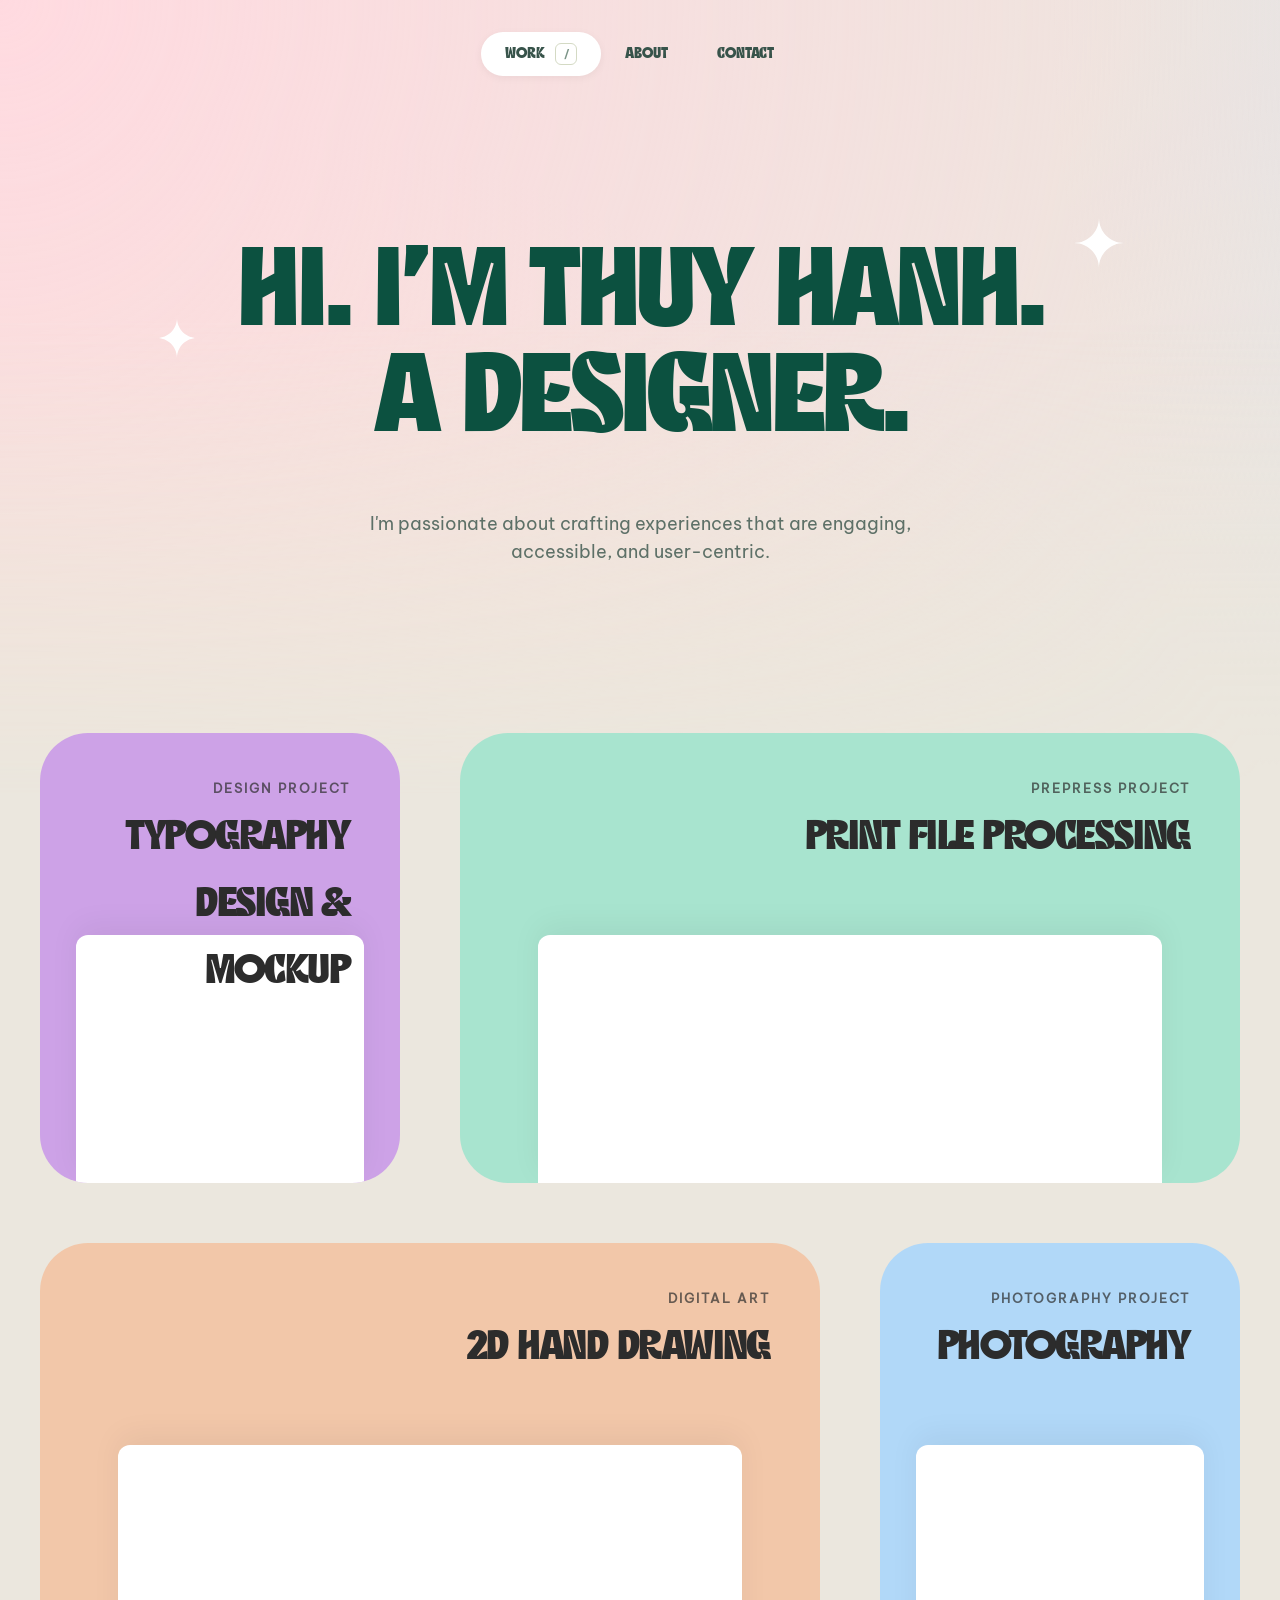
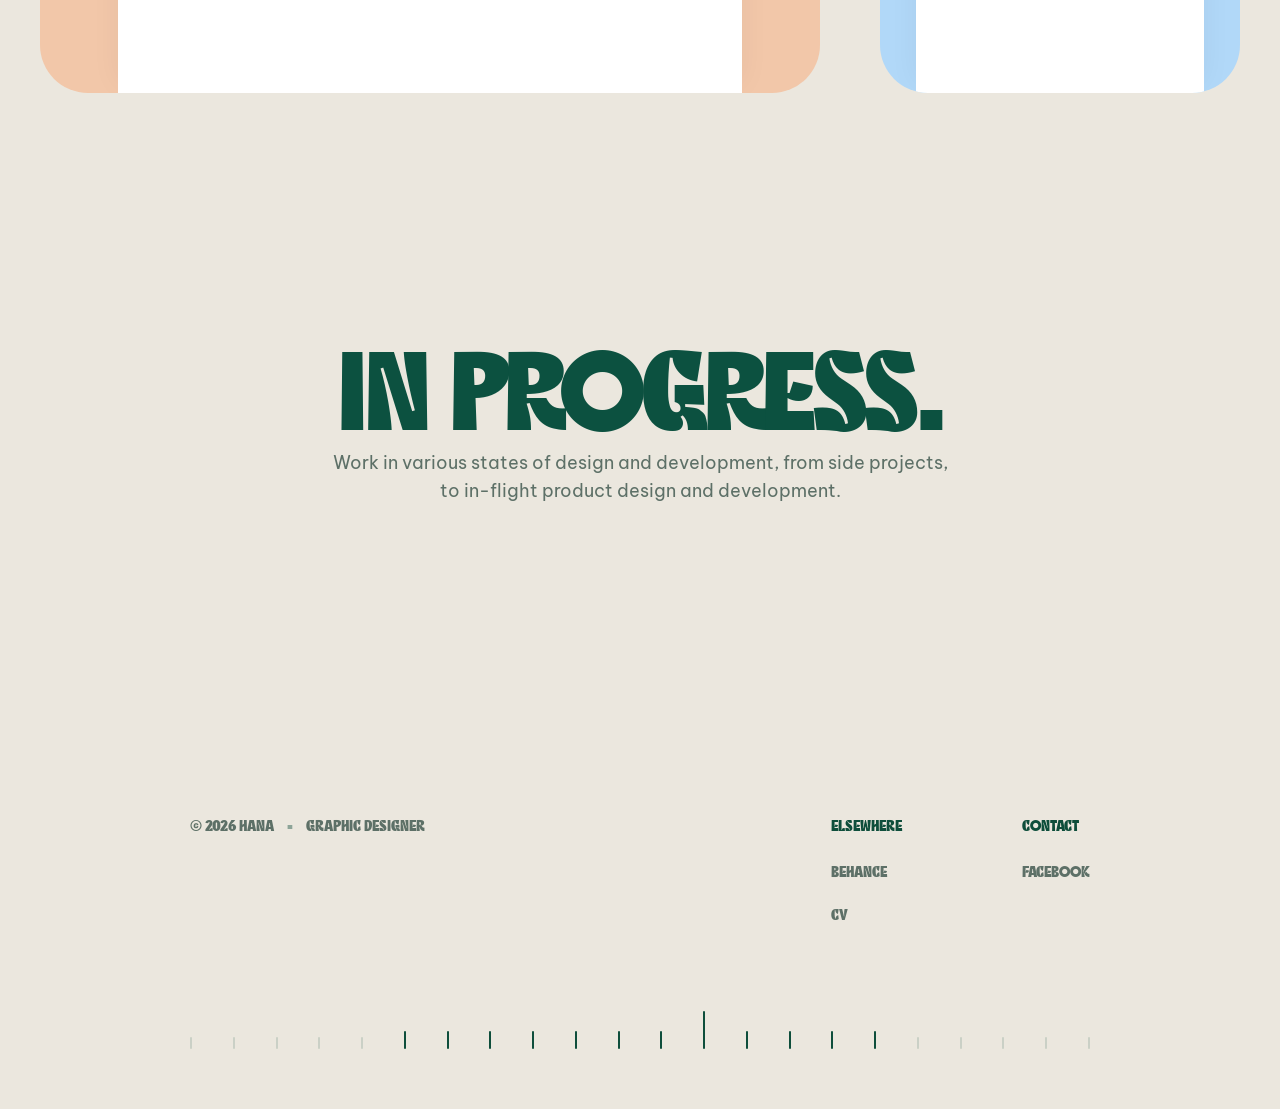
<file: index.html>
<!DOCTYPE html>
<html lang="vi">
<head>
  <meta charset="UTF-8">
  <meta name="viewport" content="width=device-width, initial-scale=1.0">
  <title>Hanh portfolio</title>
  <link rel="preload" href="fonts/A.ttf" as="font" type="font/ttf" crossorigin>
  <link rel="preload" href="fonts/B.ttf" as="font" type="font/ttf" crossorigin>
  <link rel="icon" href="assets/favicon.png?v=2" type="image/png">
  <link rel="stylesheet" href="style.css"> 
</head>
<body id="top">

  <!-- THANH ĐIỀU KHIỂN NỔI (FLOATING NAV) -->
<header class="floating-header">
  <nav class="sean-nav-pill" aria-label="Điều hướng chính">
    <a href="index.html" class="nav-item active">WORK <span class="slash">/</span></a>
    <a href="about.html" class="nav-item">ABOUT</a>
    
    <!--<a href="play.html" class="nav-item">PLAY</a>
    
    <a href="note.html" class="nav-item">NOTE</a>-->
    <a href="#" id="open-contact" class="nav-item">CONTACT</a>
  </nav>
</header>

  <main>
    <!-- PHẦN 1: HERO SECTION (CHỮ XANH KHỔNG LỒ) -->
    <section class="sean-hero">
      <div class="hero-text-wrapper">
        <!-- Ngôi sao trái -->
        <svg class="sparkle left" width="40" height="40" viewBox="0 0 40 40" fill="none" xmlns="http://www.w3.org/2000/svg">
          <path d="M20 0C20 11.0457 11.0457 20 0 20C11.0457 20 20 28.9543 20 40C20 28.9543 28.9543 20 40 20C28.9543 20 20 11.0457 20 0Z" fill="white"/>
        </svg>
        
        <h1 class="giant-heading">Hi. I'm Thuy Hanh.<br>A Designer.</h1>
        
        <!-- Ngôi sao phải -->
        <svg class="sparkle right" width="50" height="50" viewBox="0 0 40 40" fill="none" xmlns="http://www.w3.org/2000/svg">
          <path d="M20 0C20 11.0457 11.0457 20 0 20C11.0457 20 20 28.9543 20 40C20 28.9543 28.9543 20 40 20C28.9543 20 20 11.0457 20 0Z" fill="white"/>
        </svg>
      </div>
      <p class="hero-subtitle">I'm passionate about crafting experiences that are engaging,<br>accessible, and user-centric.</p>
    </section>

    <!-- PHẦN 2: LƯỚI 4 Ô TƯƠNG TÁC (WORK CARDS) -->
    <section class="work-section">
      <div class="work-grid">
        <!-- Ô Tím: AI -->
        <a href="work/project.html" class="work-card card-purple">
          <div class="card-floaters">
            <svg class="floater f-star-1" width="90" height="90" viewBox="0 0 40 40" fill="none" xmlns="http://www.w3.org/2000/svg">
              <path d="M20 0C20 11.0457 11.0457 20 0 20C11.0457 20 20 28.9543 20 40C20 28.9543 28.9543 20 40 20C28.9543 20 20 11.0457 20 0Z" fill="white"/>
            </svg>
            <svg class="floater f-star-2" width="50" height="50" viewBox="0 0 40 40" fill="none" xmlns="http://www.w3.org/2000/svg">
              <path d="M20 0C20 11.0457 11.0457 20 0 20C11.0457 20 20 28.9543 20 40C20 28.9543 28.9543 20 40 20C28.9543 20 20 11.0457 20 0Z" fill="white"/>
            </svg>
            <svg class="floater f-star-3" width="40" height="40" viewBox="0 0 40 40" fill="none" xmlns="http://www.w3.org/2000/svg">
              <path d="M20 0C20 11.0457 11.0457 20 0 20C11.0457 20 20 28.9543 20 40C20 28.9543 28.9543 20 40 20C28.9543 20 20 11.0457 20 0Z" fill="white"/>
            </svg>
          </div>

          <div class="card-header">
            <span class="brand">DESIGN PROJECT</span>
            <h2>Typography Design & Mockup</h2>
          </div>
          <div class="card-image-placeholder"></div>
        </a>
        
        <!-- Ô Xanh ngọc: Articles -->
        <a href="work/process.html" class="work-card card-mint">
          <!-- Hiệu ứng bay ra của Articles -->
          <div class="card-floaters">
            <!-- Icon Tài liệu -->
            <svg class="floater f-doc" width="80" height="80" viewBox="0 0 100 100" fill="none" stroke="white" stroke-width="6" stroke-linecap="round" stroke-linejoin="round">
              <rect x="20" y="15" width="60" height="70" rx="8" />
              <path d="M35 35h30 M35 55h30 M35 75h15" />
            </svg>
            <!-- Icon Bút và Vòng tròn -->
            <svg class="floater f-pen" width="100" height="100" viewBox="0 0 100 100" fill="none" stroke="white" stroke-width="6" stroke-linecap="round">
              <path d="M80 30 A 35 35 0 1 0 50 85" />
              <rect x="40" y="10" width="16" height="50" rx="8" transform="rotate(45 50 10)" />
              <path d="M68 38 l -10 -10" />
            </svg>
          </div>

          <div class="card-header">
            <span class="brand">PREPRESS PROJECT</span>
            <h2>Print File Processing</h2>
          </div>
          <div class="card-image-placeholder"></div>
        </a>

        <!-- Ô Cam nhạt: Plugins -->
        <a href="work/2D.html" class="work-card card-peach">
          <!-- Hiệu ứng bay ra của Plugins -->
          <div class="card-floaters">
            <!-- Icon Lượn sóng -->
            <svg class="floater f-squiggle" width="80" height="80" viewBox="0 0 100 100" fill="none" stroke="white" stroke-width="8" stroke-linecap="round" stroke-linejoin="round">
              <path d="M10 70 Q 30 10, 50 50 T 90 30" />
            </svg>
            <!-- Icon Sao và Vòng xoáy -->
            <svg class="floater f-swirl" width="90" height="90" viewBox="0 0 100 100" fill="none" stroke="white" stroke-width="6" stroke-linecap="round">
              <path d="M30 10 Q 40 40, 70 50 Q 40 60, 30 90 Q 20 60, -10 50 Q 20 40, 30 10 Z" fill="white" stroke="none"/>
              <path d="M60 40 C 90 20, 100 70, 70 80 C 50 85, 40 60, 60 60" />
            </svg>
          </div>

          <div class="card-header">
            <span class="brand">DIGITAL ART</span>
            <h2>2D Hand Drawing</h2>
          </div>
          <div class="card-image-placeholder"></div>
        </a>

        <!-- Ô Xanh dương: Photography -->
        <a href="work/Photography.html" class="work-card card-blue">
          <!-- Hiệu ứng bay ra của Mobile -->
          <div class="card-floaters">
            <!-- Icon Bức ảnh -->
            <svg class="floater f-image" width="75" height="75" viewBox="0 0 100 100" fill="none" stroke="white" stroke-width="6" stroke-linecap="round" stroke-linejoin="round">
              <!-- Khung ảnh bo góc -->
              <rect x="15" y="20" width="70" height="60" rx="8" />
              
              <!-- Mặt trời -->
              <circle cx="35" cy="40" r="7" /> 
              
              <!-- Dãy núi xen kẽ -->
              <polyline points="15 80 40 50 60 70 75 55 85 80" />
            </svg>
          </div>

          <div class="card-header">
            <span class="brand">PHOTOGRAPHY PROJECT</span>
            <h2>Photography</h2>
          </div>
          <div class="card-image-placeholder"></div>
        </a>
      </div>
    </section>

    <!-- PHẦN 3: IN PROGRESS -->
    <section class="in-progress-section">
      <div class="in-progress-header">
        <h1 class="giant-heading">In Progress.</h1>
        <p class="hero-subtitle">Work in various states of design and development, from side projects,<br>to in-flight product design and development.</p>
      </div>
      
      <!--<div class="work-grid">
        
        <a href="#" class="work-card card-white">
          <div class="card-header">
            <span class="brand">MULTIPLAYER</span>
            <h2>Doodler</h2>
          </div>
          <div class="card-image-placeholder"></div>
        </a>
        
        
        <a href="#" class="work-card card-black">
          <div class="card-header light-text">
            <span class="brand">FIGMA</span>
            <h2>Droplette</h2>
          </div>
          <div class="card-image-placeholder"></div>
        </a>
      </div>-->
    </section>
  </main>

  <footer class="site-footer">
    <div class="footer-top">
      <div class="footer-left">
        <p>© 2026 Hana <span>•</span> Graphic Designer</p>
      </div>
      
      <div class="footer-right">
        <div class="footer-column">
          <h4>Elsewhere</h4>
          <a href="https://www.behance.net/lvthyhnh">Behance</a>
          <a href="https://www.canva.com/design/DAHWB4OcY3U/sBoWiRG0VWdo9BFXxFOdFw/edit">CV</a>
        </div>
        <div class="footer-column">
          <h4>Contact</h4>
          <a href="https://www.facebook.com/thoai.pham.538771/?locale=vi_VN">Facebook</a>
        </div>
      </div>
    </div>

    <!-- Phần thanh thước kẻ và nút mặt trời -->
    <div class="footer-bottom">
      <div class="ruler">
        <div class="tick minor"></div>
        <div class="tick minor"></div>
        <div class="tick minor"></div>
        <div class="tick minor"></div>
        <div class="tick minor"></div>
        <div class="tick major"></div>
        <div class="tick major"></div>
        <div class="tick major"></div>
        <div class="tick major"></div>
        <div class="tick major"></div>
        <div class="tick major"></div>
        <div class="tick major"></div>
        
        <div class="tick center"></div>
        
        <div class="tick major"></div>
        <div class="tick major"></div>
        <div class="tick major"></div>
        <div class="tick major"></div>
        <div class="tick minor"></div>
        <div class="tick minor"></div>
        <div class="tick minor"></div>
        <div class="tick minor"></div>
        <div class="tick minor"></div>
      </div>
    </div>
  </footer>

  <!-- BỘ NÃO JAVASCRIPT XỬ LÝ MENU CUỘN -->
  <script>
    // Lắng nghe hành động cuộn chuột của người dùng
    window.addEventListener('scroll', function() {
      // Tìm cái menu viên thuốc
      const navPill = document.querySelector('.sean-nav-pill');
      
      // Nếu cuộn xuống quá 20px thì bật nền màu kem lên
      if (window.scrollY > 20) {
        navPill.classList.add('scrolled');
      } 
      // Nếu kéo ngược lại lên kịch trần thì tắt nền đi (trở về trong suốt)
      else {
        navPill.classList.remove('scrolled');
      }
    });
  </script>

  <!-- KHUNG CHATBOX ẨN (Nằm ở góc phải màn hình) -->
<div id="sean-chatbox" class="chatbox-wrapper">
  <!-- Phần Header màu xanh đậm -->
  <div class="chatbox-header">
    <div class="bot-info">
      <!-- Thay đường dẫn ảnh avatar của bạn vào đây -->
      <img src="assets/logo1A.jpg" alt="Thúi Heo" class="bot-avatar" onerror="this.src='data:image/svg+xml;utf8,<svg xmlns=\'http://www.w3.org/2000/svg\' width=\'40\' height=\'40\'><circle cx=\'20\' cy=\'20\' r=\'20\' fill=\'white\'/></svg>'">
      <div>
        <h4>Hana</h4>
        <p>Ask me a question</p>
      </div>
    </div>
    <!-- Nút tắt (dấu X) -->
    <button id="close-chat" class="close-chat-btn">&times;</button>
  </div>

  <!-- Phần Nội dung Chat -->
  <div class="chatbox-body">
    <div class="chat-msg bot-msg">Hi!</div>
    <div class="chat-msg bot-msg">I'm Hana. I'm here to help you with any questions you might have about my work.</div>
    <div class="chat-msg bot-msg"><p>Please feel free to contact me via email.</p><p>Email: levuthuyhanh06@gmail.com</p></div>
    
    <!-- Các nút tùy chọn 
    <div class="chat-options">
      <a href="#" class="chat-option-btn">Looking for your old portfolio</a>
      <a href="#" class="chat-option-btn">Just saying hello!</a>
      <a href="#" class="chat-option-btn">Interested in mentorship</a>
      <a href="#" class="chat-option-btn">We'd like to hire you</a>
    </div>-->
  </div>
</div>

<script>
  const contactBtn = document.getElementById('open-contact');
  const chatbox = document.getElementById('sean-chatbox');
  const closeBtn = document.getElementById('close-chat');

  // 1. KIỂM TRA BỘ NHỚ NGAY KHI VỪA TẢI TRANG
  if (localStorage.getItem('seanChatState') === 'open') {
    // BÍ QUYẾT: Tạm thời vô hiệu hóa hiệu ứng trượt của CSS
    chatbox.style.transition = 'none'; 
    
    chatbox.classList.add('active');
    if(contactBtn) contactBtn.classList.add('contact-active');

    // Sau 10 mili-giây, trả lại hiệu ứng trượt bình thường để lúc bấm tắt nó vẫn mượt
    setTimeout(function() {
      chatbox.style.transition = '';
    }, 10);
  }

  // 2. XỬ LÝ KHI BẤM NÚT CONTACT
  if (contactBtn) {
    contactBtn.addEventListener('click', function(e) {
      e.preventDefault(); 
      chatbox.classList.toggle('active'); 
      contactBtn.classList.toggle('contact-active');
      
      if (chatbox.classList.contains('active')) {
        localStorage.setItem('seanChatState', 'open'); 
      } else {
        localStorage.setItem('seanChatState', 'closed'); 
      }
    });
  }

  // 3. XỬ LÝ KHI BẤM NÚT TẮT (DẤU X)
  if (closeBtn) {
    closeBtn.addEventListener('click', function() {
      chatbox.classList.remove('active'); 
      if(contactBtn) contactBtn.classList.remove('contact-active');
      localStorage.setItem('seanChatState', 'closed'); 
    });
  }
</script>
</body>
</html>
</file>
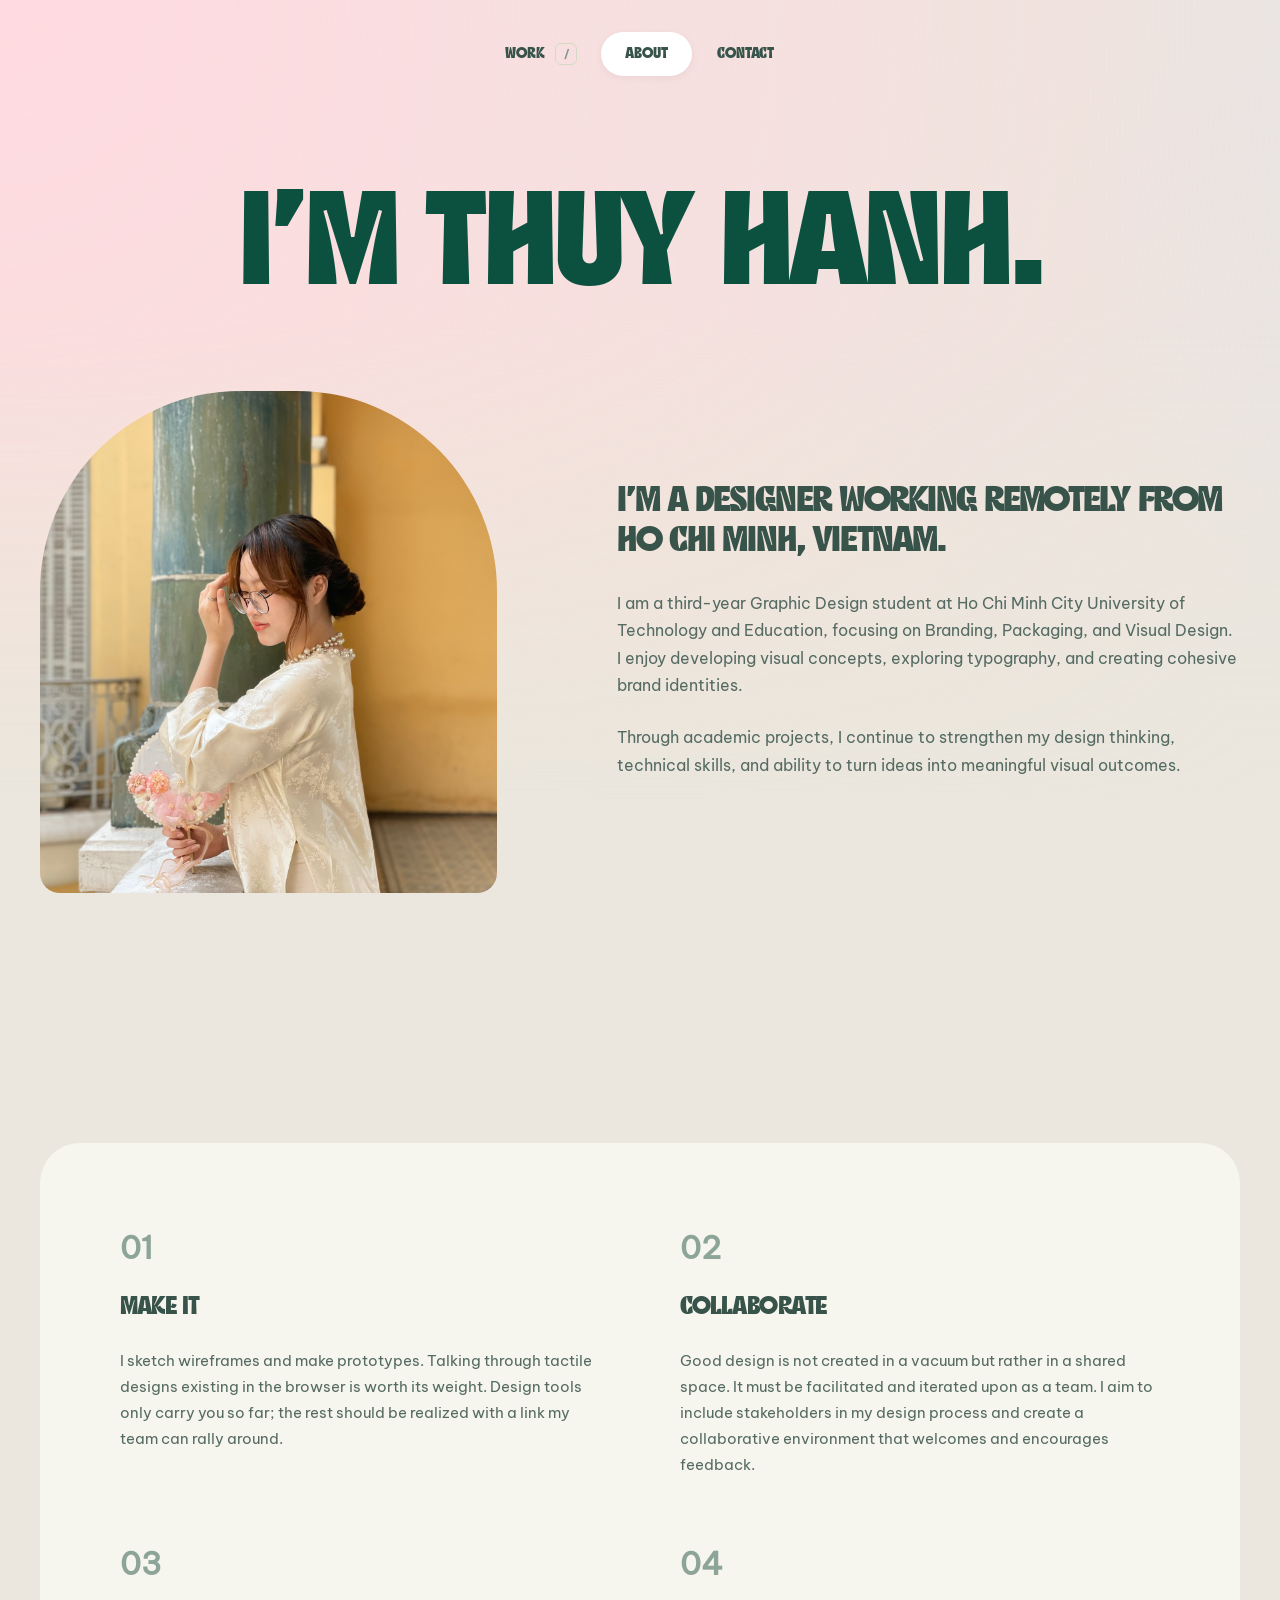
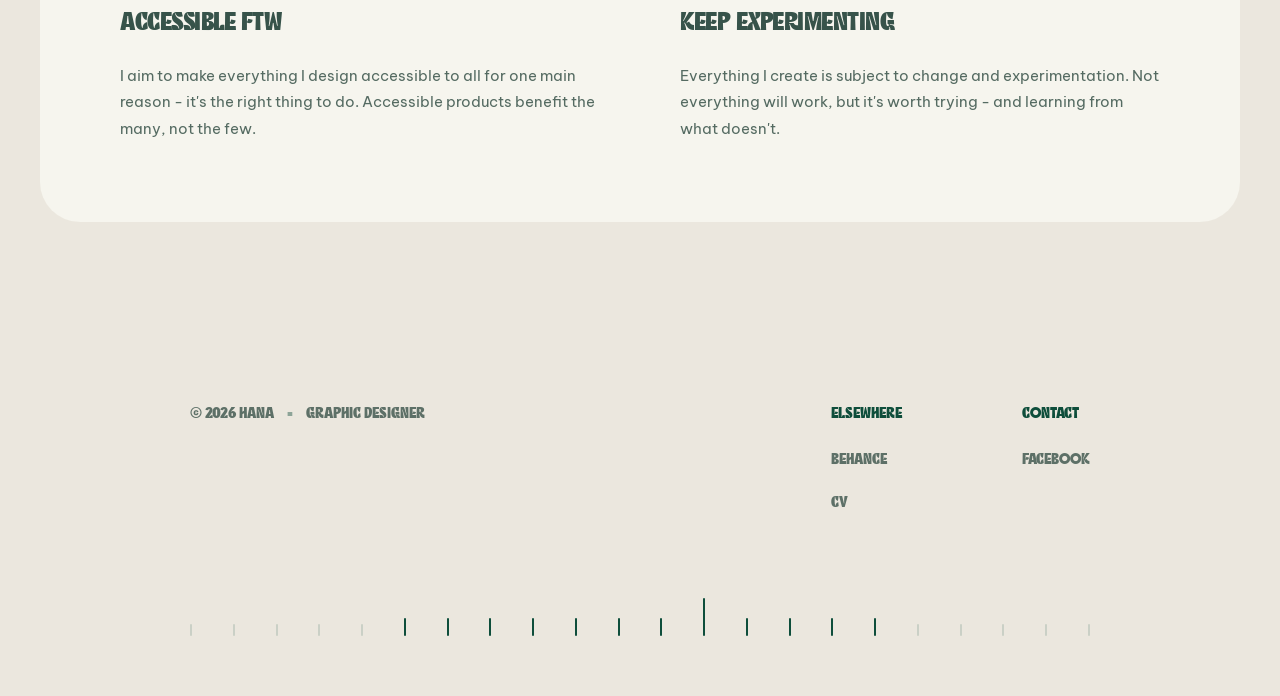
<file: about.html>
<!DOCTYPE html>
<html lang="vi">
<head>
  <meta charset="UTF-8">
  <meta name="viewport" content="width=device-width, initial-scale=1.0">
  <title>Hanh portfolio</title>
  <link rel="preload" href="fonts/A.ttf" as="font" type="font/ttf" crossorigin>
  <link rel="preload" href="fonts/B.ttf" as="font" type="font/ttf" crossorigin>
  <link rel="icon" href="assets/favicon.png?v=2" type="image/png">
  <link rel="stylesheet" href="style.css"> 
</head>
<body id="top" class="preload">
  
  

  <!-- THANH ĐIỀU KHIỂN NỔI (FLOATING NAV) -->
<header class="floating-header">
  <nav class="sean-nav-pill" aria-label="Điều hướng chính">
    <!-- Di chuyển class active và dấu / tùy theo trang bạn đang đứng nhé -->
    <a href="index.html" class="nav-item">WORK <span class="slash">/</span></a>
    <a href="about.html" class="nav-item active">ABOUT</a>
    
    <!--<a href="play.html" class="nav-item">PLAY</a>
    
    <a href="note.html" class="nav-item">NOTE</a>-->
    <a href="#" id="open-contact" class="nav-item">CONTACT</a>
  </nav>
</header>

  <main class="about-page">
  <!-- Phần 1: Tiêu đề siêu to -->
  <section class="about-intro">
    <h1 class="giant-heading">I'm Thuy Hanh.</h1>
  </section>

  <!-- Phần 2: Ảnh cổng vòm và Nội dung giới thiệu -->
  <section class="about-profile">
    <div class="profile-grid">
      <!-- Cột trái: Ảnh chân dung hình vòm -->
      <div class="profile-image-wrapper">
        <div class="profile-arch">
          <!-- Thay ảnh chân dung vào đây -->
          <img src="assets/logo1A.jpg" alt="Chân dung">
        </div>
      </div>
      
      <!-- Cột phải: Đoạn văn mô tả -->
      <div class="profile-text">
        <h2>I'm a Designer working remotely from Ho Chi Minh, VietNam.</h2>
        <p>I am a third-year Graphic Design student at Ho Chi Minh City University of Technology and Education, focusing on Branding, Packaging, and Visual Design. I enjoy developing visual concepts, exploring typography, and creating cohesive brand identities.</p>
        <p>Through academic projects, I continue to strengthen my design thinking, technical skills, and ability to turn ideas into meaningful visual outcomes.</p>
      </div>
    </div>
  </section>

  <!-- Phần 3: Khối nền xám/kem chứa 4 giá trị cốt lõi -->
  <section class="about-values">
    <div class="values-container">
      <div class="values-grid">
        
        <!-- Cột 1 -->
        <div class="value-item">
          <span class="value-number">01</span>
          <h3>Make it</h3>
          <p>I sketch wireframes and make prototypes. Talking through tactile designs existing in the browser is worth its weight. Design tools only carry you so far; the rest should be realized with a link my team can rally around.</p>
        </div>
        
        <!-- Cột 2 -->
        <div class="value-item">
          <span class="value-number">02</span>
          <h3>Collaborate</h3>
          <p>Good design is not created in a vacuum but rather in a shared space. It must be facilitated and iterated upon as a team. I aim to include stakeholders in my design process and create a collaborative environment that welcomes and encourages feedback.</p>
        </div>
        
        <!-- Cột 3 -->
        <div class="value-item">
          <span class="value-number">03</span>
          <h3>Accessible FTW</h3>
          <p>I aim to make everything I design accessible to all for one main reason - it's the right thing to do. Accessible products benefit the many, not the few.</p>
        </div>
        
        <!-- Cột 4 -->
        <div class="value-item">
          <span class="value-number">04</span>
          <h3>Keep experimenting</h3>
          <p>Everything I create is subject to change and experimentation. Not everything will work, but it's worth trying - and learning from what doesn't.</p>
        </div>
        
      </div>
    </div>
  </section>
</main>

  <footer class="site-footer">
    <div class="footer-top">
      <div class="footer-left">
        <p>© 2026 Hana <span>•</span> Graphic Designer</p>
      </div>
      
      <div class="footer-right">
        <div class="footer-column">
          <h4>Elsewhere</h4>
          <a href="https://www.behance.net/lvthyhnh">Behance</a>
          <a href="https://www.canva.com/design/DAHWB4OcY3U/sBoWiRG0VWdo9BFXxFOdFw/edit">CV</a>
        </div>
        <div class="footer-column">
          <h4>Contact</h4>
          <a href="https://www.facebook.com/thoai.pham.538771/?locale=vi_VN">Facebook</a>
        </div>
      </div>
    </div>

    <!-- Phần thanh thước kẻ và nút mặt trời -->
    <div class="footer-bottom">
      <div class="ruler">
        <div class="tick minor"></div>
        <div class="tick minor"></div>
        <div class="tick minor"></div>
        <div class="tick minor"></div>
        <div class="tick minor"></div>
        <div class="tick major"></div>
        <div class="tick major"></div>
        <div class="tick major"></div>
        <div class="tick major"></div>
        <div class="tick major"></div>
        <div class="tick major"></div>
        <div class="tick major"></div>
        
        <div class="tick center"></div>
        
        <div class="tick major"></div>
        <div class="tick major"></div>
        <div class="tick major"></div>
        <div class="tick major"></div>
        <div class="tick minor"></div>
        <div class="tick minor"></div>
        <div class="tick minor"></div>
        <div class="tick minor"></div>
        <div class="tick minor"></div>
      </div>
    </div>
  </footer>

  <!-- BỘ NÃO JAVASCRIPT XỬ LÝ MENU CUỘN -->
  <script>
    // Lắng nghe hành động cuộn chuột của người dùng
    window.addEventListener('scroll', function() {
      // Tìm cái menu viên thuốc
      const navPill = document.querySelector('.sean-nav-pill');
      
      // Nếu cuộn xuống quá 20px thì bật nền màu kem lên
      if (window.scrollY > 20) {
        navPill.classList.add('scrolled');
      } 
      // Nếu kéo ngược lại lên kịch trần thì tắt nền đi (trở về trong suốt)
      else {
        navPill.classList.remove('scrolled');
      }
    });
    window.dispatchEvent(new Event('scroll'));
  </script>

    <!-- KHUNG CHATBOX ẨN (Nằm ở góc phải màn hình) -->
<div id="sean-chatbox" class="chatbox-wrapper">
  <!-- Phần Header màu xanh đậm -->
  <div class="chatbox-header">
    <div class="bot-info">
      <!-- Thay đường dẫn ảnh avatar của bạn vào đây -->
      <img src="assets/logo1A.jpg" alt="Thúi Heo" class="bot-avatar" onerror="this.src='data:image/svg+xml;utf8,<svg xmlns=\'http://www.w3.org/2000/svg\' width=\'40\' height=\'40\'><circle cx=\'20\' cy=\'20\' r=\'20\' fill=\'white\'/></svg>'">
      <div>
        <h4>Hana</h4>
        <p>Ask me a question</p>
      </div>
    </div>
    <!-- Nút tắt (dấu X) -->
    <button id="close-chat" class="close-chat-btn">&times;</button>
  </div>

  <!-- Phần Nội dung Chat -->
  <div class="chatbox-body">
    <div class="chat-msg bot-msg">Hi!</div>
    <div class="chat-msg bot-msg">I'm Hana. I'm here to help you with any questions you might have about my work.</div>
    <div class="chat-msg bot-msg"><p>Please feel free to contact me via email.</p><p>Email: levuthuyhanh06@gmail.com</p></div>
    
    <!-- Các nút tùy chọn 
    <div class="chat-options">
      <a href="#" class="chat-option-btn">Looking for your old portfolio</a>
      <a href="#" class="chat-option-btn">Just saying hello!</a>
      <a href="#" class="chat-option-btn">Interested in mentorship</a>
      <a href="#" class="chat-option-btn">We'd like to hire you</a>
    </div>-->
  </div>
</div>

<script>
  const contactBtn = document.getElementById('open-contact');
  const chatbox = document.getElementById('sean-chatbox');
  const closeBtn = document.getElementById('close-chat');

  // 1. KIỂM TRA BỘ NHỚ NGAY KHI VỪA TẢI TRANG
  if (localStorage.getItem('seanChatState') === 'open') {
    // BÍ QUYẾT: Tạm thời vô hiệu hóa hiệu ứng trượt của CSS
    chatbox.style.transition = 'none'; 
    
    chatbox.classList.add('active');
    if(contactBtn) contactBtn.classList.add('contact-active');

    // Sau 10 mili-giây, trả lại hiệu ứng trượt bình thường để lúc bấm tắt nó vẫn mượt
    setTimeout(function() {
      chatbox.style.transition = '';
    }, 10);
  }

  // 2. XỬ LÝ KHI BẤM NÚT CONTACT
  if (contactBtn) {
    contactBtn.addEventListener('click', function(e) {
      e.preventDefault(); 
      chatbox.classList.toggle('active'); 
      contactBtn.classList.toggle('contact-active');
      
      if (chatbox.classList.contains('active')) {
        localStorage.setItem('seanChatState', 'open'); 
      } else {
        localStorage.setItem('seanChatState', 'closed'); 
      }
    });
  }

  // 3. XỬ LÝ KHI BẤM NÚT TẮT (DẤU X)
  if (closeBtn) {
    closeBtn.addEventListener('click', function() {
      chatbox.classList.remove('active'); 
      if(contactBtn) contactBtn.classList.remove('contact-active');
      localStorage.setItem('seanChatState', 'closed'); 
    });
  }
</script>
</body>
</html>
</file>
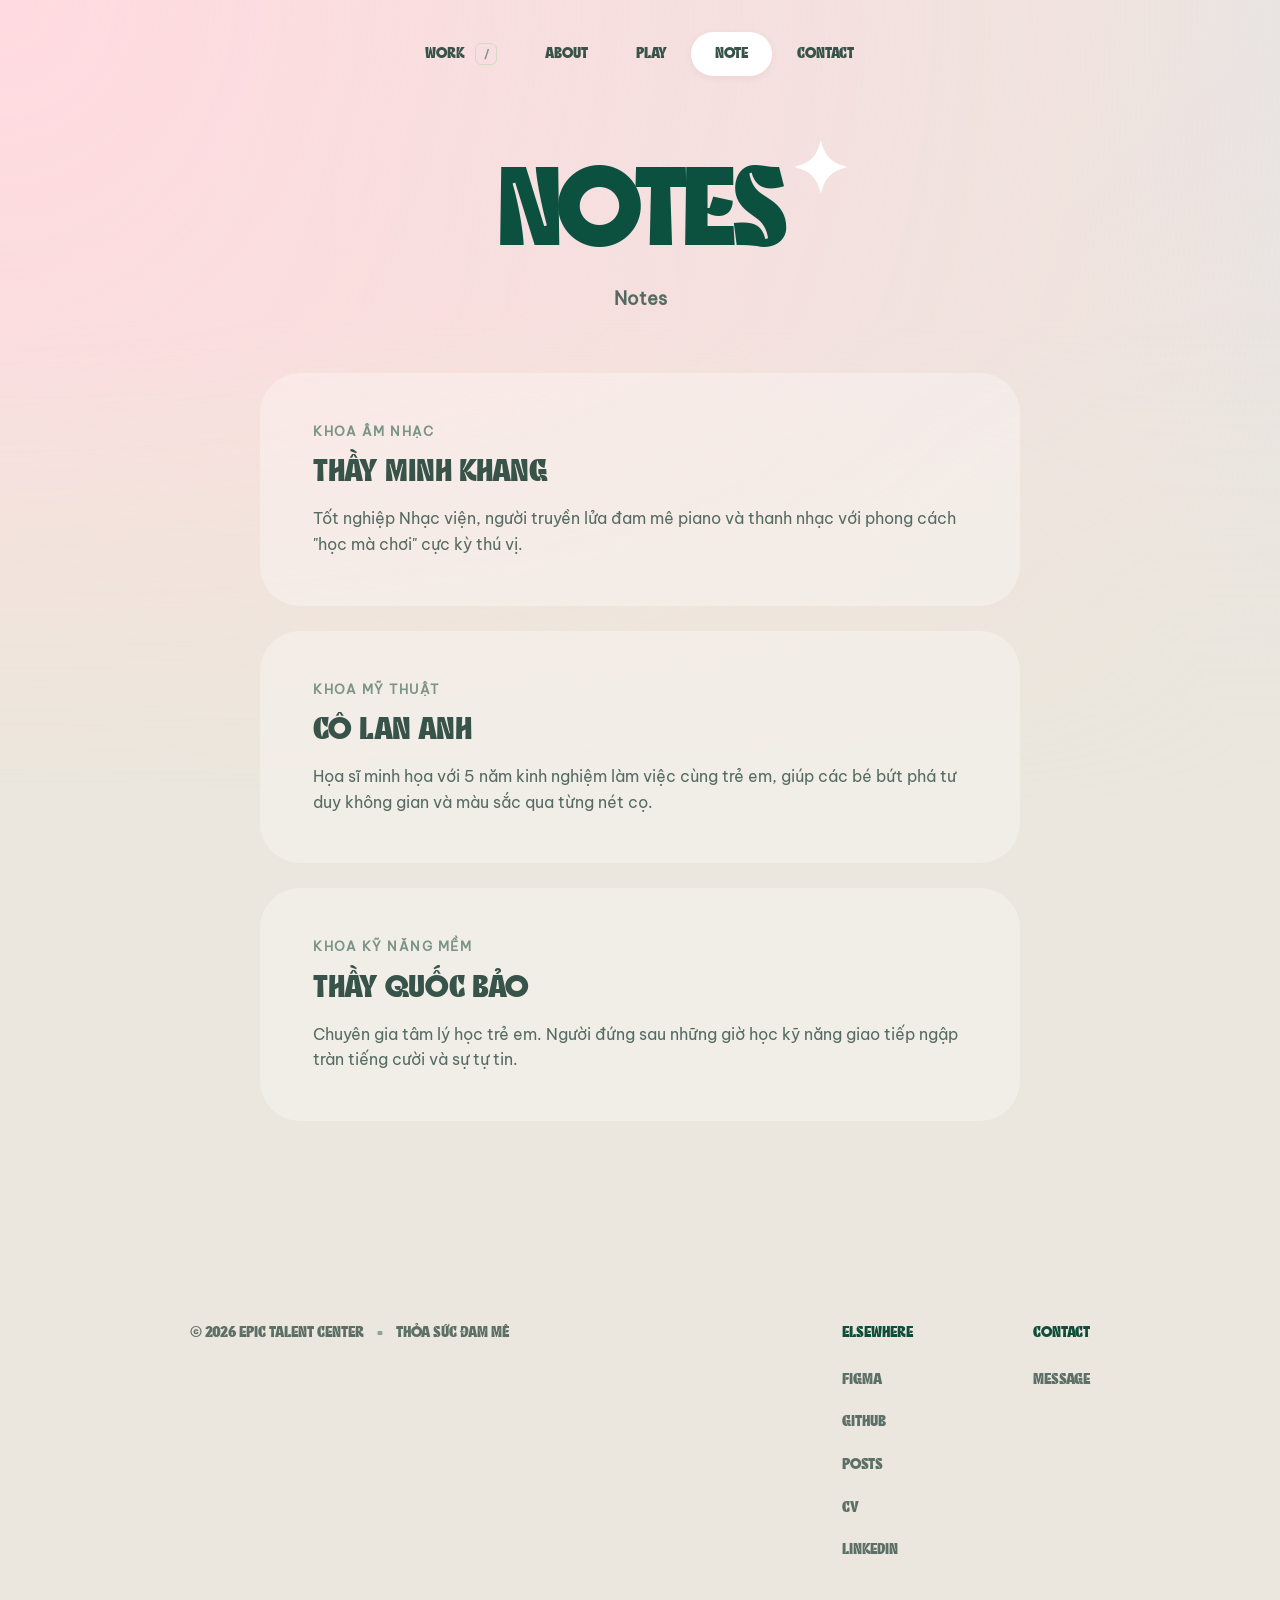
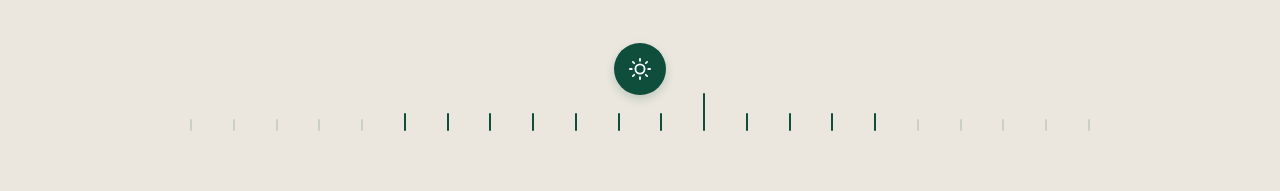
<file: note.html>
<!DOCTYPE html>
<html lang="vi">
<head>
  <meta charset="UTF-8">
  <meta name="viewport" content="width=device-width, initial-scale=1.0">
  <title>Hanh portfolio</title>
  <link rel="preload" href="fonts/A.ttf" as="font" type="font/ttf" crossorigin>
  <link rel="preload" href="fonts/B.ttf" as="font" type="font/ttf" crossorigin>
  <link rel="icon" href="assets/favicon.png?v=2" type="image/png">
  <link rel="stylesheet" href="style.css"> 
</head>
<body id="top" class="preload">
  
  

  <!-- THANH ĐIỀU KHIỂN NỔI (FLOATING NAV) -->
<header class="floating-header">
  <nav class="sean-nav-pill" aria-label="Điều hướng chính">
    <!-- Di chuyển class active và dấu / tùy theo trang bạn đang đứng nhé -->
    <a href="index.html" class="nav-item">WORK <span class="slash">/</span></a>
    <a href="about.html" class="nav-item">ABOUT</a>
    
    <a href="play.html" class="nav-item">PLAY</a>
    
    <a href="note.html" class="nav-item active">NOTE</a>
    <a href="#" id="open-contact" class="nav-item">CONTACT</a>
  </nav>
</header>

<main class="notes-page">
  <!-- Phần Tiêu đề -->
  <section class="notes-hero">
    <h1 class="giant-heading">NOTES<span class="sparkle">✦</span></h1>
    <p>Notes</p>
  </section>

  <!-- Danh sách Giáo viên xếp dọc (Bố cục Notes) -->
  <section class="notes-list-section">
    <div class="notes-list">
      
      <!-- Thẻ Giáo viên 1 -->
      <a href="#" class="note-item">
        <span class="note-meta">KHOA ÂM NHẠC</span>
        <h3>Thầy Minh Khang</h3>
        <p>Tốt nghiệp Nhạc viện, người truyền lửa đam mê piano và thanh nhạc với phong cách "học mà chơi" cực kỳ thú vị.</p>
      </a>

      <!-- Thẻ Giáo viên 2 -->
      <a href="#" class="note-item">
        <span class="note-meta">KHOA MỸ THUẬT</span>
        <h3>Cô Lan Anh</h3>
        <p>Họa sĩ minh họa với 5 năm kinh nghiệm làm việc cùng trẻ em, giúp các bé bứt phá tư duy không gian và màu sắc qua từng nét cọ.</p>
      </a>

      <!-- Thẻ Giáo viên 3 -->
      <a href="#" class="note-item">
        <span class="note-meta">KHOA KỸ NĂNG MỀM</span>
        <h3>Thầy Quốc Bảo</h3>
        <p>Chuyên gia tâm lý học trẻ em. Người đứng sau những giờ học kỹ năng giao tiếp ngập tràn tiếng cười và sự tự tin.</p>
      </a>

    </div>
  </section>
</main>

  <footer class="site-footer">
    <div class="footer-top">
      <div class="footer-left">
        <p>© 2026 EPIC Talent Center <span>•</span> Thỏa sức đam mê</p>
      </div>
      
      <div class="footer-right">
        <div class="footer-column">
          <h4>Elsewhere</h4>
          <a href="#">Figma</a>
          <a href="#">Github</a>
          <a href="#">Posts</a>
          <a href="#">CV</a>
          <a href="#">LinkedIn</a>
        </div>
        <div class="footer-column">
          <h4>Contact</h4>
          <a href="#">Message</a>
        </div>
      </div>
    </div>

    <!-- Phần thanh thước kẻ và nút mặt trời -->
    <div class="footer-bottom">
      <div class="theme-toggle">
        <svg width="22" height="22" viewBox="0 0 24 24" fill="none" stroke="currentColor" stroke-width="2" stroke-linecap="round" stroke-linejoin="round">
          <circle cx="12" cy="12" r="5"></circle>
          <line x1="12" y1="1" x2="12" y2="3"></line>
          <line x1="12" y1="21" x2="12" y2="23"></line>
          <line x1="4.22" y1="4.22" x2="5.64" y2="5.64"></line>
          <line x1="18.36" y1="18.36" x2="19.78" y2="19.78"></line>
          <line x1="1" y1="12" x2="3" y2="12"></line>
          <line x1="21" y1="12" x2="23" y2="12"></line>
          <line x1="4.22" y1="19.78" x2="5.64" y2="18.36"></line>
          <line x1="18.36" y1="5.64" x2="19.78" y2="4.22"></line>
        </svg>
      </div>
      <div class="ruler">
        <div class="tick minor"></div>
        <div class="tick minor"></div>
        <div class="tick minor"></div>
        <div class="tick minor"></div>
        <div class="tick minor"></div>
        <div class="tick major"></div>
        <div class="tick major"></div>
        <div class="tick major"></div>
        <div class="tick major"></div>
        <div class="tick major"></div>
        <div class="tick major"></div>
        <div class="tick major"></div>
        
        <div class="tick center"></div>
        
        <div class="tick major"></div>
        <div class="tick major"></div>
        <div class="tick major"></div>
        <div class="tick major"></div>
        <div class="tick minor"></div>
        <div class="tick minor"></div>
        <div class="tick minor"></div>
        <div class="tick minor"></div>
        <div class="tick minor"></div>
      </div>
    </div>
  </footer>

  <!-- BỘ NÃO JAVASCRIPT XỬ LÝ MENU CUỘN -->
  <script>
    // Lắng nghe hành động cuộn chuột của người dùng
    window.addEventListener('scroll', function() {
      // Tìm cái menu viên thuốc
      const navPill = document.querySelector('.sean-nav-pill');
      
      // Nếu cuộn xuống quá 20px thì bật nền màu kem lên
      if (window.scrollY > 20) {
        navPill.classList.add('scrolled');
      } 
      // Nếu kéo ngược lại lên kịch trần thì tắt nền đi (trở về trong suốt)
      else {
        navPill.classList.remove('scrolled');
      }
    });
    window.dispatchEvent(new Event('scroll'));
  </script>

    <!-- KHUNG CHATBOX ẨN (Nằm ở góc phải màn hình) -->
<div id="sean-chatbox" class="chatbox-wrapper">
  <!-- Phần Header màu xanh đậm -->
  <div class="chatbox-header">
    <div class="bot-info">
      <!-- Thay đường dẫn ảnh avatar của bạn vào đây -->
      <img src="assets/chatbox.jpg" alt="Thúi Heo" class="bot-avatar" onerror="this.src='data:image/svg+xml;utf8,<svg xmlns=\'http://www.w3.org/2000/svg\' width=\'40\' height=\'40\'><circle cx=\'20\' cy=\'20\' r=\'20\' fill=\'white\'/></svg>'">
      <div>
        <h4>Hana</h4>
        <p>Ask me a question</p>
      </div>
    </div>
    <!-- Nút tắt (dấu X) -->
    <button id="close-chat" class="close-chat-btn">&times;</button>
  </div>

  <!-- Phần Nội dung Chat -->
  <div class="chatbox-body">
    <div class="chat-msg bot-msg">Hi!</div>
    <div class="chat-msg bot-msg">I'm Hana. I'm here to help you with any questions you might have about my work.</div>
    <div class="chat-msg bot-msg">How can I help you today?</div>
    
    <!-- Các nút tùy chọn -->
    <div class="chat-options">
      <a href="#" class="chat-option-btn">Looking for your old portfolio</a>
      <a href="#" class="chat-option-btn">Just saying hello!</a>
      <a href="#" class="chat-option-btn">Interested in mentorship</a>
      <a href="#" class="chat-option-btn">We'd like to hire you</a>
    </div>
  </div>
</div>

<script>
  const contactBtn = document.getElementById('open-contact');
  const chatbox = document.getElementById('sean-chatbox');
  const closeBtn = document.getElementById('close-chat');

  // 1. KIỂM TRA BỘ NHỚ NGAY KHI VỪA TẢI TRANG
  if (localStorage.getItem('seanChatState') === 'open') {
    // BÍ QUYẾT: Tạm thời vô hiệu hóa hiệu ứng trượt của CSS
    chatbox.style.transition = 'none'; 
    
    chatbox.classList.add('active');
    if(contactBtn) contactBtn.classList.add('contact-active');

    // Sau 10 mili-giây, trả lại hiệu ứng trượt bình thường để lúc bấm tắt nó vẫn mượt
    setTimeout(function() {
      chatbox.style.transition = '';
    }, 10);
  }

  // 2. XỬ LÝ KHI BẤM NÚT CONTACT
  if (contactBtn) {
    contactBtn.addEventListener('click', function(e) {
      e.preventDefault(); 
      chatbox.classList.toggle('active'); 
      contactBtn.classList.toggle('contact-active');
      
      if (chatbox.classList.contains('active')) {
        localStorage.setItem('seanChatState', 'open'); 
      } else {
        localStorage.setItem('seanChatState', 'closed'); 
      }
    });
  }

  // 3. XỬ LÝ KHI BẤM NÚT TẮT (DẤU X)
  if (closeBtn) {
    closeBtn.addEventListener('click', function() {
      chatbox.classList.remove('active'); 
      if(contactBtn) contactBtn.classList.remove('contact-active');
      localStorage.setItem('seanChatState', 'closed'); 
    });
  }
</script>
</body>
</html>
</file>
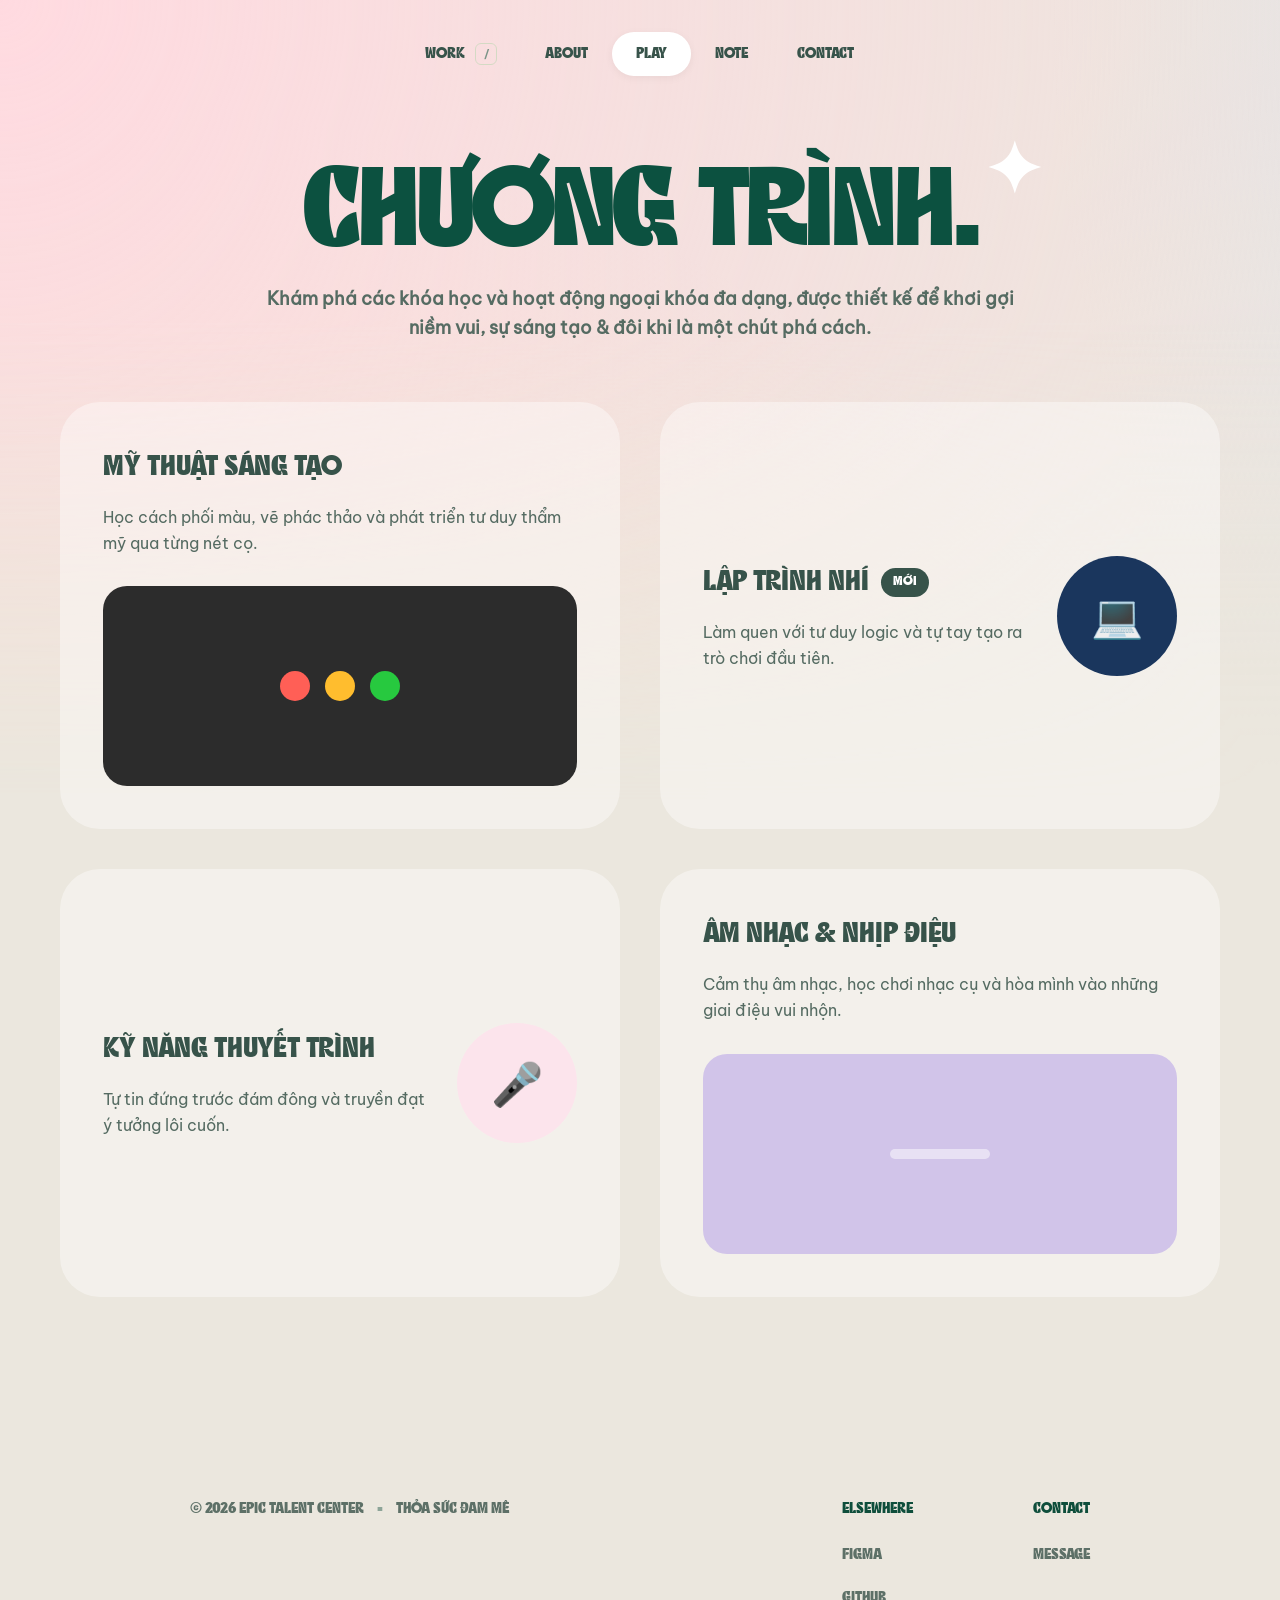
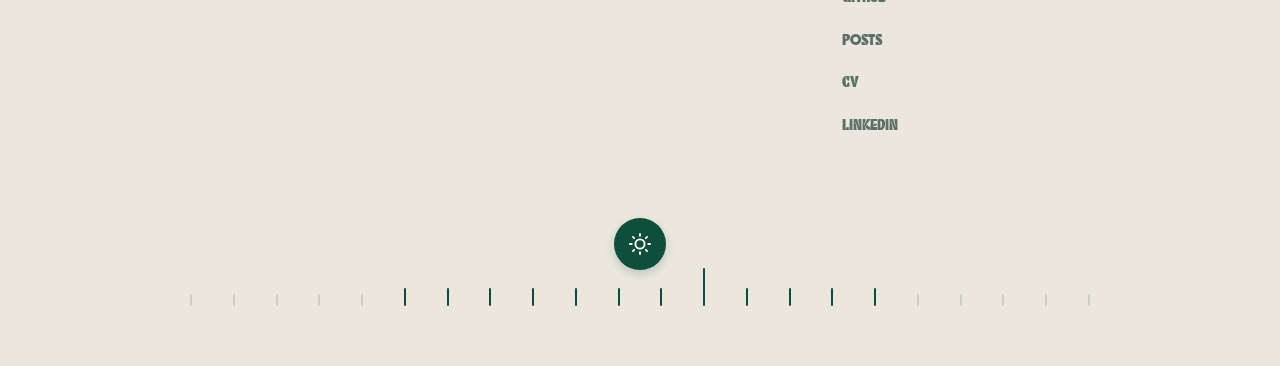
<file: play.html>
<!DOCTYPE html>
<html lang="vi">
<head>
  <meta charset="UTF-8">
  <meta name="viewport" content="width=device-width, initial-scale=1.0">
  <title>Hanh portfolio</title>
  <link rel="preload" href="fonts/A.ttf" as="font" type="font/ttf" crossorigin>
  <link rel="preload" href="fonts/B.ttf" as="font" type="font/ttf" crossorigin>
  <link rel="icon" href="assets/favicon.png?v=2" type="image/png">
  <link rel="stylesheet" href="style.css"> 
</head>
<body id="top" class="preload">
  
  

  <!-- THANH ĐIỀU KHIỂN NỔI (FLOATING NAV) -->
<header class="floating-header">
  <nav class="sean-nav-pill" aria-label="Điều hướng chính">
    <!-- Di chuyển class active và dấu / tùy theo trang bạn đang đứng nhé -->
    <a href="index.html" class="nav-item">WORK <span class="slash">/</span></a>
    <a href="about.html" class="nav-item">ABOUT</a>
    
    <a href="play.html" class="nav-item active">PLAY</a>
    
    <a href="note.html" class="nav-item">NOTE</a>
    <a href="#" id="open-contact" class="nav-item">CONTACT</a>
  </nav>
</header>

<main class="play-page">
  <!-- Phần 1: Tiêu đề siêu to có ngôi sao -->
  <section class="play-hero">
    <h1 class="giant-heading">Chương trình.<span class="sparkle">✦</span></h1>
    <p>Khám phá các khóa học và hoạt động ngoại khóa đa dạng, được thiết kế để khơi gợi niềm vui, sự sáng tạo & đôi khi là một chút phá cách.</p>
  </section>

  <!-- Phần 2: Lưới các thẻ bài (Cards Grid) -->
  <section class="play-grid-section">
    <div class="play-grid">
      
      <!-- Thẻ bài kiểu 1: Hình ảnh to nằm bên dưới (Giống Droplette) -->
      <a href="#" class="play-card card-tall">
        <div class="card-text">
          <h3>Mỹ thuật Sáng tạo</h3>
          <p>Học cách phối màu, vẽ phác thảo và phát triển tư duy thẩm mỹ qua từng nét cọ.</p>
        </div>
        <div class="card-image dark-ui">
          <!-- Giả lập giao diện hình ảnh minh họa -->
          <div class="fake-dot red"></div>
          <div class="fake-dot yellow"></div>
          <div class="fake-dot green"></div>
        </div>
      </a>

      <!-- Thẻ bài kiểu 2: Icon tròn nằm bên phải (Giống Browso) -->
      <a href="#" class="play-card card-row">
        <div class="card-text">
          <h3>Lập trình Nhí <span class="badge">Mới</span></h3>
          <p>Làm quen với tư duy logic và tự tay tạo ra trò chơi đầu tiên.</p>
        </div>
        <div class="card-icon blue-icon">
          💻
        </div>
      </a>

      <!-- Thẻ bài kiểu 2 khác -->
      <a href="#" class="play-card card-row">
        <div class="card-text">
          <h3>Kỹ năng Thuyết trình</h3>
          <p>Tự tin đứng trước đám đông và truyền đạt ý tưởng lôi cuốn.</p>
        </div>
        <div class="card-icon pink-icon">
          🎤
        </div>
      </a>

      <!-- Thẻ bài kiểu 1 khác -->
      <a href="#" class="play-card card-tall">
        <div class="card-text">
          <h3>Âm nhạc & Nhịp điệu</h3>
          <p>Cảm thụ âm nhạc, học chơi nhạc cụ và hòa mình vào những giai điệu vui nhộn.</p>
        </div>
        <div class="card-image purple-ui">
           <div class="fake-wave"></div>
        </div>
      </a>

    </div>
  </section>
</main>

  <footer class="site-footer">
    <div class="footer-top">
      <div class="footer-left">
        <p>© 2026 EPIC Talent Center <span>•</span> Thỏa sức đam mê</p>
      </div>
      
      <div class="footer-right">
        <div class="footer-column">
          <h4>Elsewhere</h4>
          <a href="#">Figma</a>
          <a href="#">Github</a>
          <a href="#">Posts</a>
          <a href="#">CV</a>
          <a href="#">LinkedIn</a>
        </div>
        <div class="footer-column">
          <h4>Contact</h4>
          <a href="#">Message</a>
        </div>
      </div>
    </div>

    <!-- Phần thanh thước kẻ và nút mặt trời -->
    <div class="footer-bottom">
      <div class="theme-toggle">
        <svg width="22" height="22" viewBox="0 0 24 24" fill="none" stroke="currentColor" stroke-width="2" stroke-linecap="round" stroke-linejoin="round">
          <circle cx="12" cy="12" r="5"></circle>
          <line x1="12" y1="1" x2="12" y2="3"></line>
          <line x1="12" y1="21" x2="12" y2="23"></line>
          <line x1="4.22" y1="4.22" x2="5.64" y2="5.64"></line>
          <line x1="18.36" y1="18.36" x2="19.78" y2="19.78"></line>
          <line x1="1" y1="12" x2="3" y2="12"></line>
          <line x1="21" y1="12" x2="23" y2="12"></line>
          <line x1="4.22" y1="19.78" x2="5.64" y2="18.36"></line>
          <line x1="18.36" y1="5.64" x2="19.78" y2="4.22"></line>
        </svg>
      </div>
      <div class="ruler">
        <div class="tick minor"></div>
        <div class="tick minor"></div>
        <div class="tick minor"></div>
        <div class="tick minor"></div>
        <div class="tick minor"></div>
        <div class="tick major"></div>
        <div class="tick major"></div>
        <div class="tick major"></div>
        <div class="tick major"></div>
        <div class="tick major"></div>
        <div class="tick major"></div>
        <div class="tick major"></div>
        
        <div class="tick center"></div>
        
        <div class="tick major"></div>
        <div class="tick major"></div>
        <div class="tick major"></div>
        <div class="tick major"></div>
        <div class="tick minor"></div>
        <div class="tick minor"></div>
        <div class="tick minor"></div>
        <div class="tick minor"></div>
        <div class="tick minor"></div>
      </div>
    </div>
  </footer>

  <!-- BỘ NÃO JAVASCRIPT XỬ LÝ MENU CUỘN -->
  <script>
    // Lắng nghe hành động cuộn chuột của người dùng
    window.addEventListener('scroll', function() {
      // Tìm cái menu viên thuốc
      const navPill = document.querySelector('.sean-nav-pill');
      
      // Nếu cuộn xuống quá 20px thì bật nền màu kem lên
      if (window.scrollY > 20) {
        navPill.classList.add('scrolled');
      } 
      // Nếu kéo ngược lại lên kịch trần thì tắt nền đi (trở về trong suốt)
      else {
        navPill.classList.remove('scrolled');
      }
    });
    window.dispatchEvent(new Event('scroll'));
  </script>

    <!-- KHUNG CHATBOX ẨN (Nằm ở góc phải màn hình) -->
<div id="sean-chatbox" class="chatbox-wrapper">
  <!-- Phần Header màu xanh đậm -->
  <div class="chatbox-header">
    <div class="bot-info">
      <!-- Thay đường dẫn ảnh avatar của bạn vào đây -->
      <img src="assets/chatbox.jpg" alt="Thúi Heo" class="bot-avatar" onerror="this.src='data:image/svg+xml;utf8,<svg xmlns=\'http://www.w3.org/2000/svg\' width=\'40\' height=\'40\'><circle cx=\'20\' cy=\'20\' r=\'20\' fill=\'white\'/></svg>'">
      <div>
        <h4>Hana</h4>
        <p>Ask me a question</p>
      </div>
    </div>
    <!-- Nút tắt (dấu X) -->
    <button id="close-chat" class="close-chat-btn">&times;</button>
  </div>

  <!-- Phần Nội dung Chat -->
  <div class="chatbox-body">
    <div class="chat-msg bot-msg">Hi!</div>
    <div class="chat-msg bot-msg">I'm Hana. I'm here to help you with any questions you might have about my work.</div>
    <div class="chat-msg bot-msg">How can I help you today?</div>
    
    <!-- Các nút tùy chọn -->
    <div class="chat-options">
      <a href="#" class="chat-option-btn">Looking for your old portfolio</a>
      <a href="#" class="chat-option-btn">Just saying hello!</a>
      <a href="#" class="chat-option-btn">Interested in mentorship</a>
      <a href="#" class="chat-option-btn">We'd like to hire you</a>
    </div>
  </div>
</div>

<script>
  const contactBtn = document.getElementById('open-contact');
  const chatbox = document.getElementById('sean-chatbox');
  const closeBtn = document.getElementById('close-chat');

  // 1. KIỂM TRA BỘ NHỚ NGAY KHI VỪA TẢI TRANG
  if (localStorage.getItem('seanChatState') === 'open') {
    // BÍ QUYẾT: Tạm thời vô hiệu hóa hiệu ứng trượt của CSS
    chatbox.style.transition = 'none'; 
    
    chatbox.classList.add('active');
    if(contactBtn) contactBtn.classList.add('contact-active');

    // Sau 10 mili-giây, trả lại hiệu ứng trượt bình thường để lúc bấm tắt nó vẫn mượt
    setTimeout(function() {
      chatbox.style.transition = '';
    }, 10);
  }

  // 2. XỬ LÝ KHI BẤM NÚT CONTACT
  if (contactBtn) {
    contactBtn.addEventListener('click', function(e) {
      e.preventDefault(); 
      chatbox.classList.toggle('active'); 
      contactBtn.classList.toggle('contact-active');
      
      if (chatbox.classList.contains('active')) {
        localStorage.setItem('seanChatState', 'open'); 
      } else {
        localStorage.setItem('seanChatState', 'closed'); 
      }
    });
  }

  // 3. XỬ LÝ KHI BẤM NÚT TẮT (DẤU X)
  if (closeBtn) {
    closeBtn.addEventListener('click', function() {
      chatbox.classList.remove('active'); 
      if(contactBtn) contactBtn.classList.remove('contact-active');
      localStorage.setItem('seanChatState', 'closed'); 
    });
  }
</script>
</body>
</html>
</file>
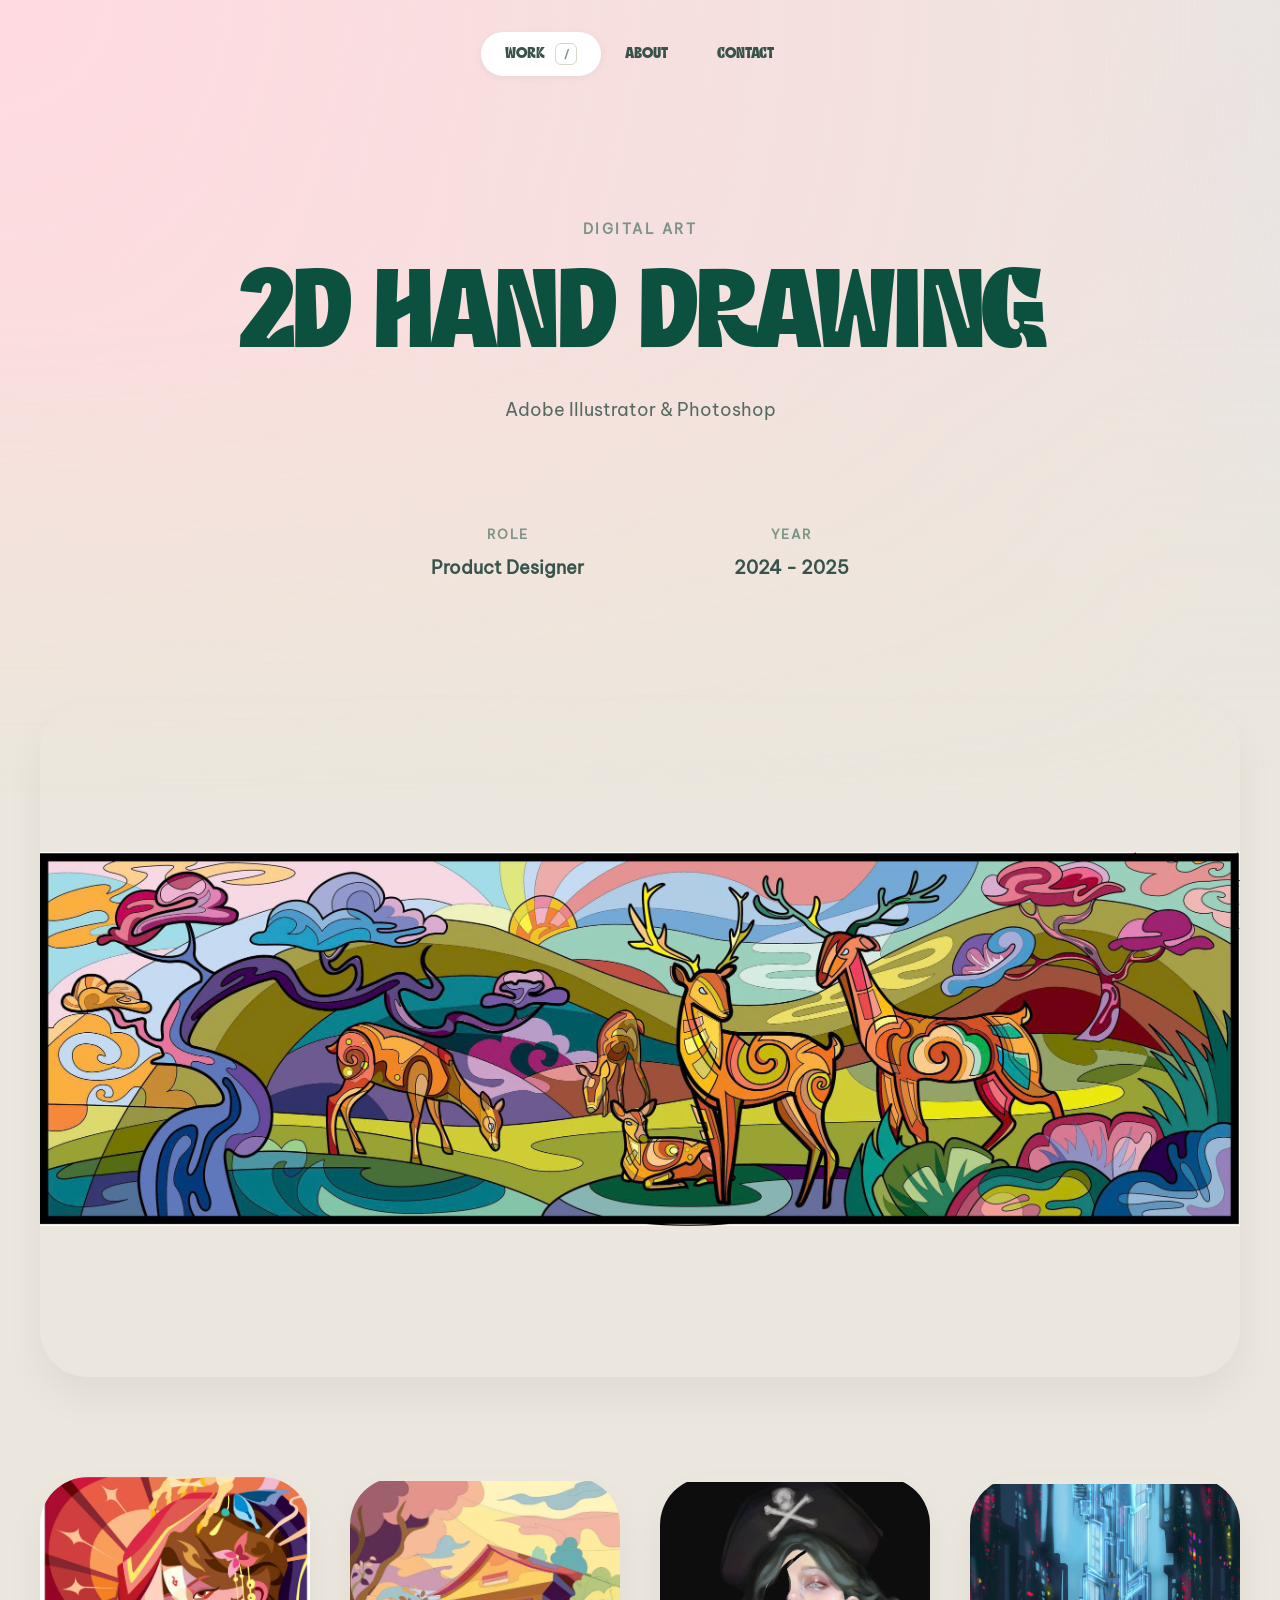
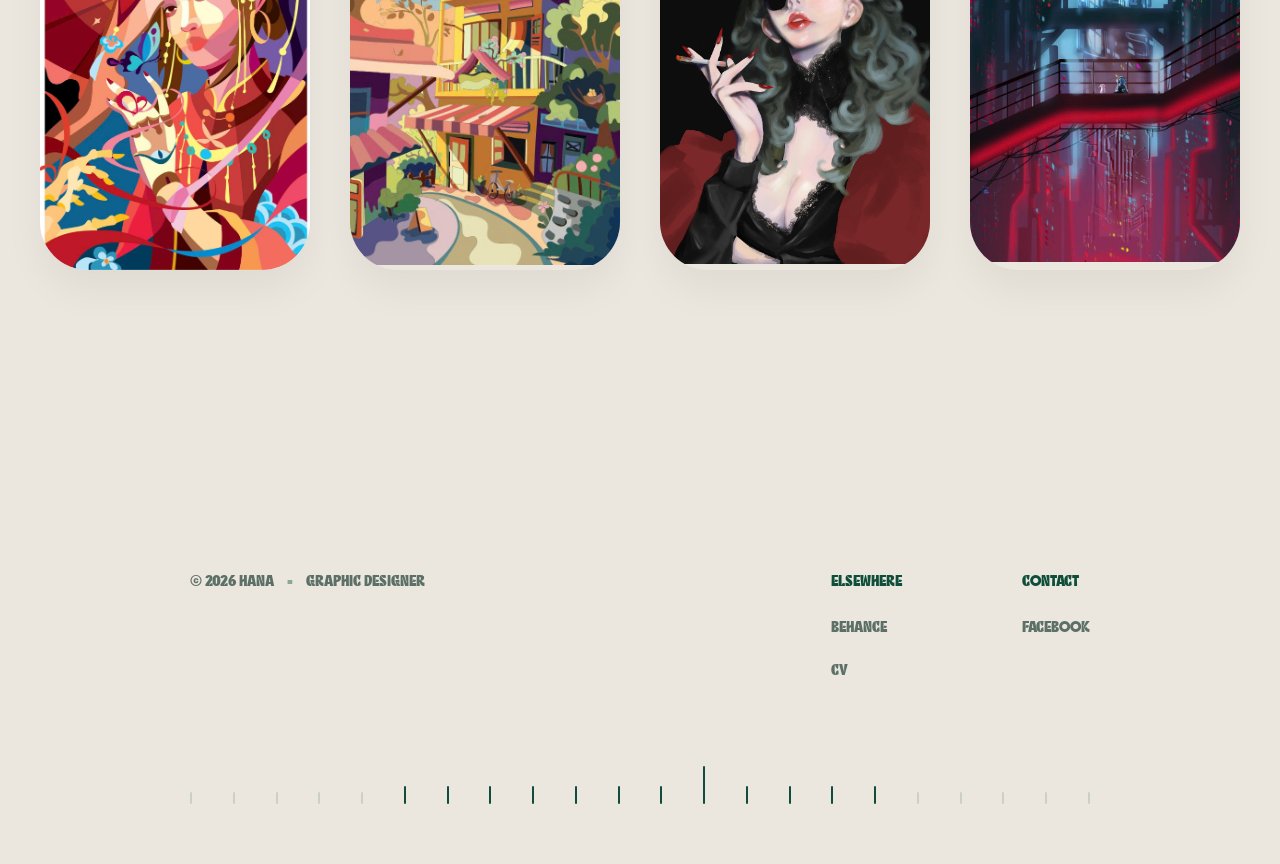
<file: work/2D.html>
<!DOCTYPE html>
<html lang="vi">
<head>
  <meta charset="UTF-8">
  <meta name="viewport" content="width=device-width, initial-scale=1.0">
  <title>Hanh portfolio</title>
  <link rel="preload" href="../fonts/A.ttf" as="font" type="font/ttf" crossorigin>
  <link rel="preload" href="../fonts/B.ttf" as="font" type="font/ttf" crossorigin>
  <link rel="icon" href="../assets/favicon.png?v=2" type="image/png">
  <link rel="stylesheet" href="../style.css?v=2"> 
</head>
<body id="top">
  
  

  <!-- THANH ĐIỀU KHIỂN NỔI (FLOATING NAV) -->
<header class="floating-header">
  <nav class="sean-nav-pill" aria-label="Điều hướng chính">
    <a href="../index.html" class="nav-item active">WORK <span class="slash">/</span></a>
    <a href="../about.html" class="nav-item">ABOUT</a>
    
    <!--<a href="../play.html" class="nav-item">PLAY</a>
    
    <a href="../note.html" class="nav-item">NOTE</a>-->
    <a href="#" id="open-contact" class="nav-item">CONTACT</a>
  </nav>
</header>

  <main class="project-detail-page">
    
    <!-- PHẦN 1: HEADER DỰ ÁN -->
    <section class="project-hero">
      <div class="brand-label">DIGITAL ART</div>
      <h1 class="giant-heading">2D Hand Drawing</h1>
      <p class="hero-subtitle">Adobe Illustrator & Photoshop</p>
    </section>

    <!-- PHẦN 2: THÔNG TIN TÓM TẮT (META DATA) -->
    <section class="project-meta-container">
      <div class="project-meta">
        <div class="meta-item">
          <h4>Role</h4>
          <p>Product Designer</p>
        </div>
        <div class="meta-item">
          <h4>Year</h4>
          <p>2024 - 2025</p>
        </div>
      </div>
    </section>

    <!-- 1. TẤM ẢNH NGANG: Nằm tràn viền tạo điểm nhấn thị giác -->
    <section class="project-showcase">
      <div class="showcase-image large-image">
        <img src="../assets/1.jpg" alt="Ảnh ngang toàn cảnh">
      </div>
    </section>

    <!-- 2. BỘ BA ẢNH DỌC: Đứng cạnh nhau ngay bên dưới -->
    <section class="quadro-gallery">
      <div class="showcase-image">
        <!-- class="slide-up" nếu bạn muốn nó có hiệu ứng nảy lên -->
        <img src="../assets/2.jpg" alt="Ảnh chi tiết 1">
      </div>
      
      <div class="showcase-image">
        <img src="../assets/3.jpg" alt="Ảnh chi tiết 2">
      </div>
      
      <div class="showcase-image">
        <img src="../assets/4.jpg" alt="Ảnh chi tiết 3">
      </div>

      <div class="showcase-image">
        <img src="../assets/5.jpg" alt="Ảnh chi tiết 4">
      </div>
    </section>

  </main>

  <footer class="site-footer">
    <div class="footer-top">
      <div class="footer-left">
        <p>© 2026 Hana <span>•</span> Graphic Designer</p>
      </div>
      
      <div class="footer-right">
        <div class="footer-column">
          <h4>Elsewhere</h4>
          <a href="https://www.behance.net/lvthyhnh">Behance</a>
          <a href="https://www.canva.com/design/DAHWB4OcY3U/sBoWiRG0VWdo9BFXxFOdFw/edit">CV</a>
        </div>
        <div class="footer-column">
          <h4>Contact</h4>
          <a href="https://www.facebook.com/thoai.pham.538771/?locale=vi_VN">Facebook</a>
        </div>
      </div>
    </div>

    <!-- Phần thanh thước kẻ và nút mặt trời -->
    <div class="footer-bottom">
      <div class="ruler">
        <div class="tick minor"></div>
        <div class="tick minor"></div>
        <div class="tick minor"></div>
        <div class="tick minor"></div>
        <div class="tick minor"></div>
        <div class="tick major"></div>
        <div class="tick major"></div>
        <div class="tick major"></div>
        <div class="tick major"></div>
        <div class="tick major"></div>
        <div class="tick major"></div>
        <div class="tick major"></div>
        
        <div class="tick center"></div>
        
        <div class="tick major"></div>
        <div class="tick major"></div>
        <div class="tick major"></div>
        <div class="tick major"></div>
        <div class="tick minor"></div>
        <div class="tick minor"></div>
        <div class="tick minor"></div>
        <div class="tick minor"></div>
        <div class="tick minor"></div>
      </div>
    </div>
  </footer>

  <!-- BỘ NÃO JAVASCRIPT XỬ LÝ MENU CUỘN -->
  <script>
    // Lắng nghe hành động cuộn chuột của người dùng
    window.addEventListener('scroll', function() {
      // Tìm cái menu viên thuốc
      const navPill = document.querySelector('.sean-nav-pill');
      
      // Nếu cuộn xuống quá 20px thì bật nền màu kem lên
      if (window.scrollY > 20) {
        navPill.classList.add('scrolled');
      } 
      // Nếu kéo ngược lại lên kịch trần thì tắt nền đi (trở về trong suốt)
      else {
        navPill.classList.remove('scrolled');
      }
    });
  </script>

  <!-- KHUNG CHATBOX ẨN (Nằm ở góc phải màn hình) -->
<div id="sean-chatbox" class="chatbox-wrapper">
  <!-- Phần Header màu xanh đậm -->
  <div class="chatbox-header">
    <div class="bot-info">
      <!-- Thay đường dẫn ảnh avatar của bạn vào đây -->
      <img src="../assets/logo1A.jpg" alt="Thúi Heo" class="bot-avatar" onerror="this.src='data:image/svg+xml;utf8,<svg xmlns=\'http://www.w3.org/2000/svg\' width=\'40\' height=\'40\'><circle cx=\'20\' cy=\'20\' r=\'20\' fill=\'white\'/></svg>'">
      <div>
        <h4>Hana</h4>
        <p>Ask me a question</p>
      </div>
    </div>
    <!-- Nút tắt (dấu X) -->
    <button id="close-chat" class="close-chat-btn">&times;</button>
  </div>

  <!-- Phần Nội dung Chat -->
  <div class="chatbox-body">
    <div class="chat-msg bot-msg">Hi!</div>
    <div class="chat-msg bot-msg">I'm Hana. I'm here to help you with any questions you might have about my work.</div>
    <div class="chat-msg bot-msg"><p>Please feel free to contact me via email.</p><p>Email: levuthuyhanh06@gmail.com</p></div>
    
    <!-- Các nút tùy chọn 
    <div class="chat-options">
      <a href="#" class="chat-option-btn">Looking for your old portfolio</a>
      <a href="#" class="chat-option-btn">Just saying hello!</a>
      <a href="#" class="chat-option-btn">Interested in mentorship</a>
      <a href="#" class="chat-option-btn">We'd like to hire you</a>
    </div>-->
  </div>
</div>

<script>
  const contactBtn = document.getElementById('open-contact');
  const chatbox = document.getElementById('sean-chatbox');
  const closeBtn = document.getElementById('close-chat');

  // 1. KIỂM TRA BỘ NHỚ NGAY KHI VỪA TẢI TRANG
  if (localStorage.getItem('seanChatState') === 'open') {
    // BÍ QUYẾT: Tạm thời vô hiệu hóa hiệu ứng trượt của CSS
    chatbox.style.transition = 'none'; 
    
    chatbox.classList.add('active');
    if(contactBtn) contactBtn.classList.add('contact-active');

    // Sau 10 mili-giây, trả lại hiệu ứng trượt bình thường để lúc bấm tắt nó vẫn mượt
    setTimeout(function() {
      chatbox.style.transition = '';
    }, 10);
  }

  // 2. XỬ LÝ KHI BẤM NÚT CONTACT
  if (contactBtn) {
    contactBtn.addEventListener('click', function(e) {
      e.preventDefault(); 
      chatbox.classList.toggle('active'); 
      contactBtn.classList.toggle('contact-active');
      
      if (chatbox.classList.contains('active')) {
        localStorage.setItem('seanChatState', 'open'); 
      } else {
        localStorage.setItem('seanChatState', 'closed'); 
      }
    });
  }

  // 3. XỬ LÝ KHI BẤM NÚT TẮT (DẤU X)
  if (closeBtn) {
    closeBtn.addEventListener('click', function() {
      chatbox.classList.remove('active'); 
      if(contactBtn) contactBtn.classList.remove('contact-active');
      localStorage.setItem('seanChatState', 'closed'); 
    });
  }
</script>
</body>
</html>
</file>
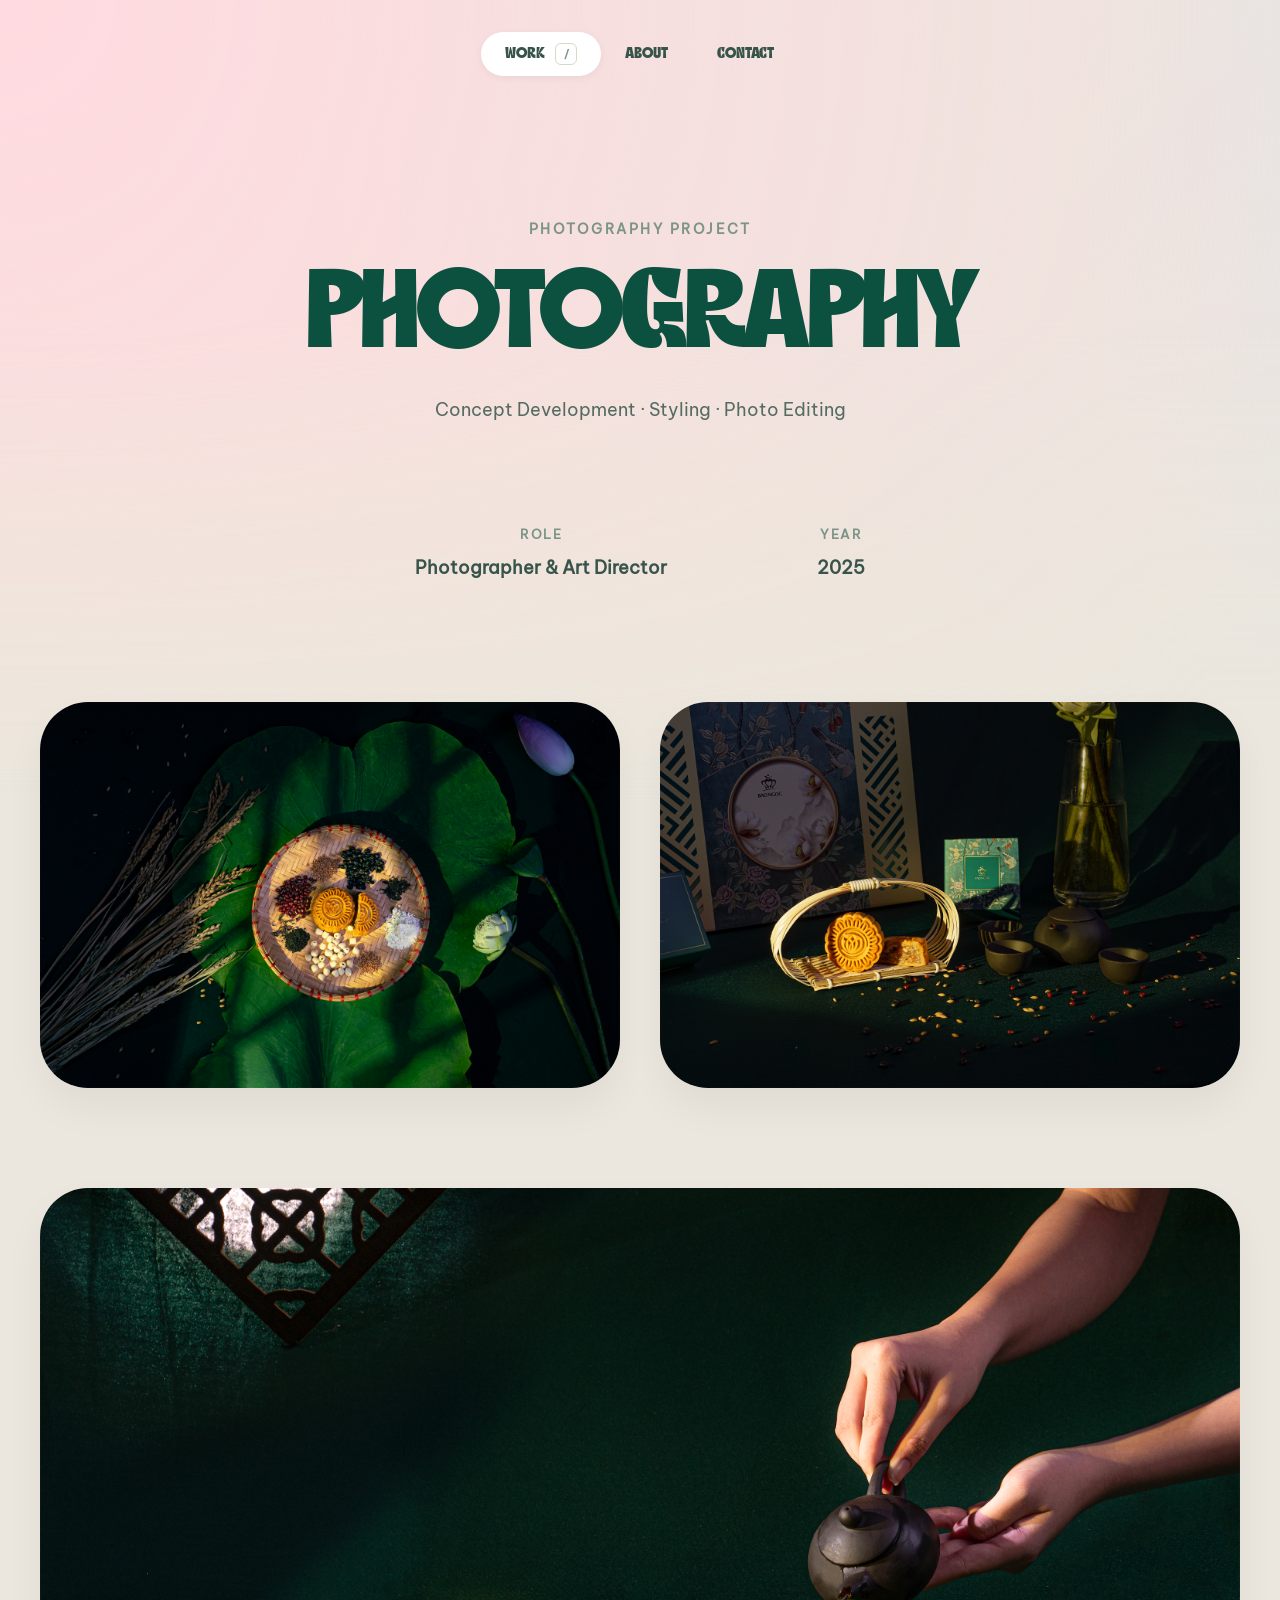
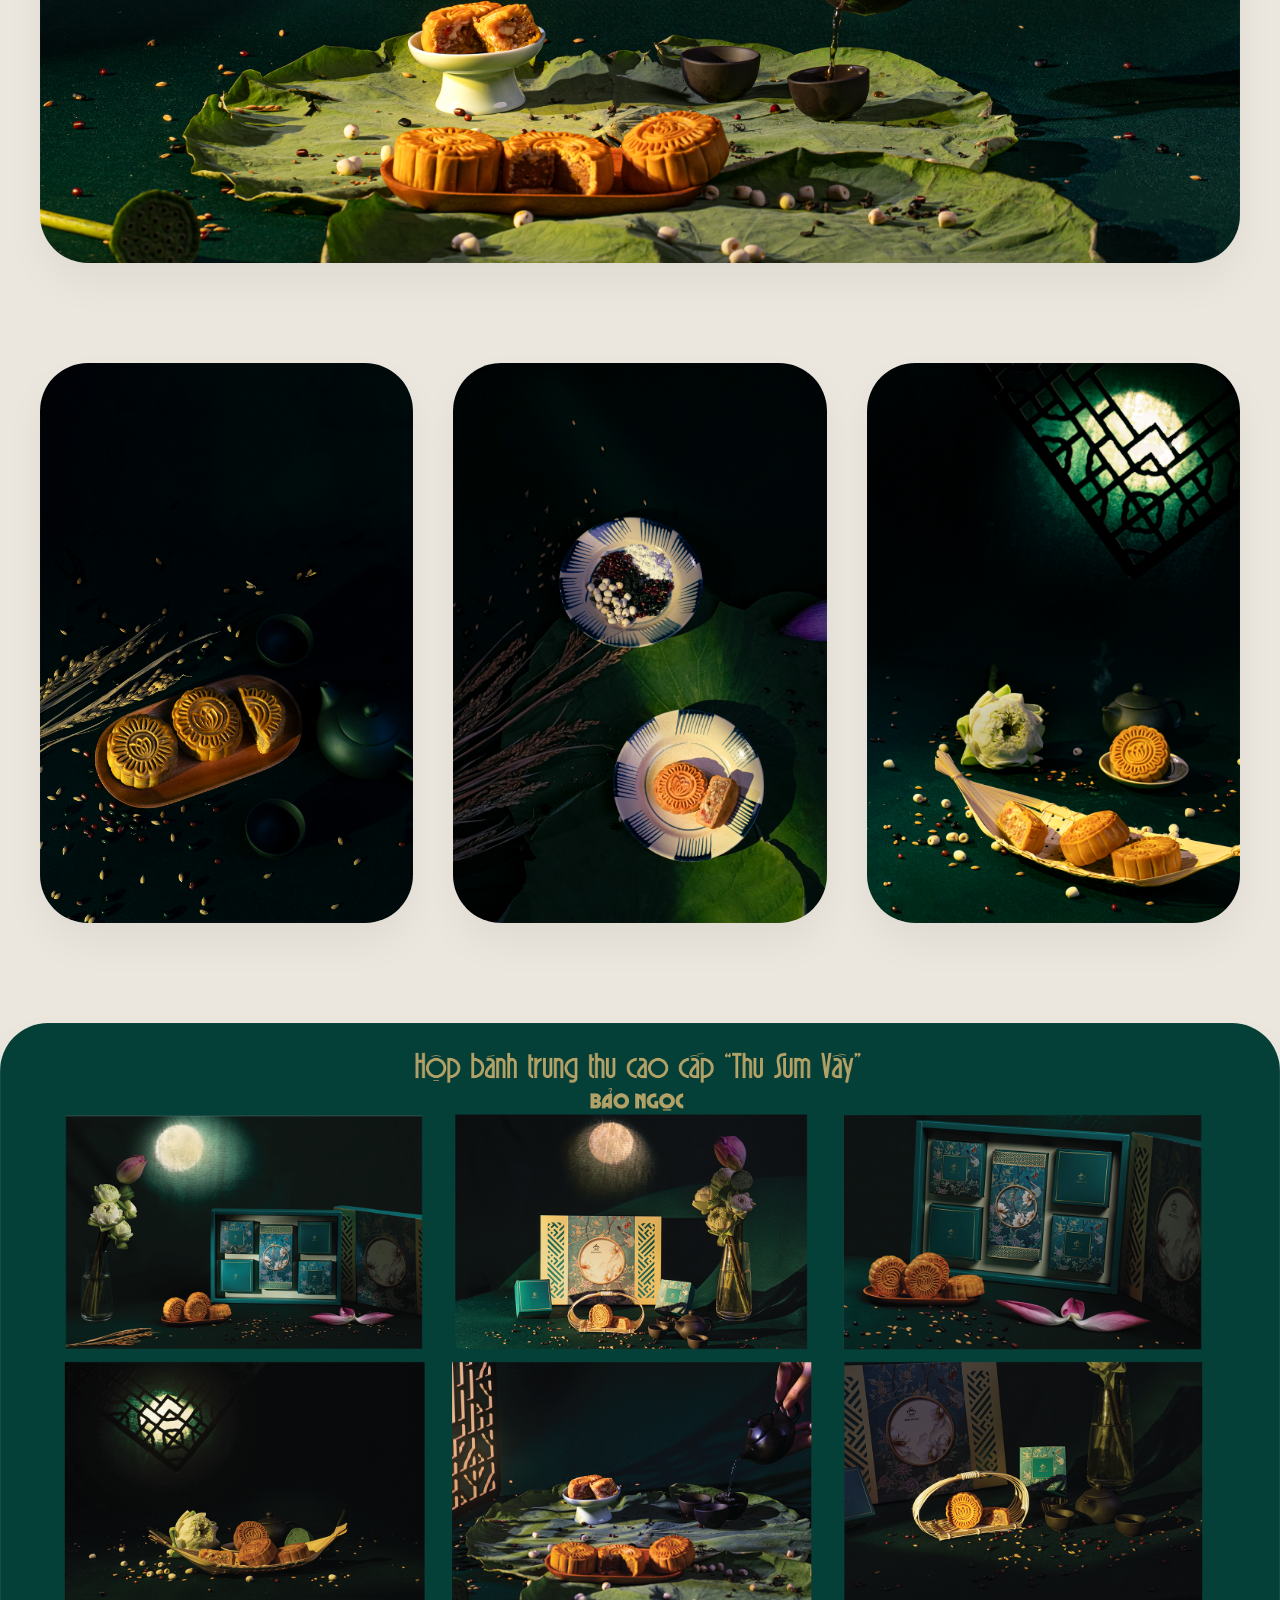
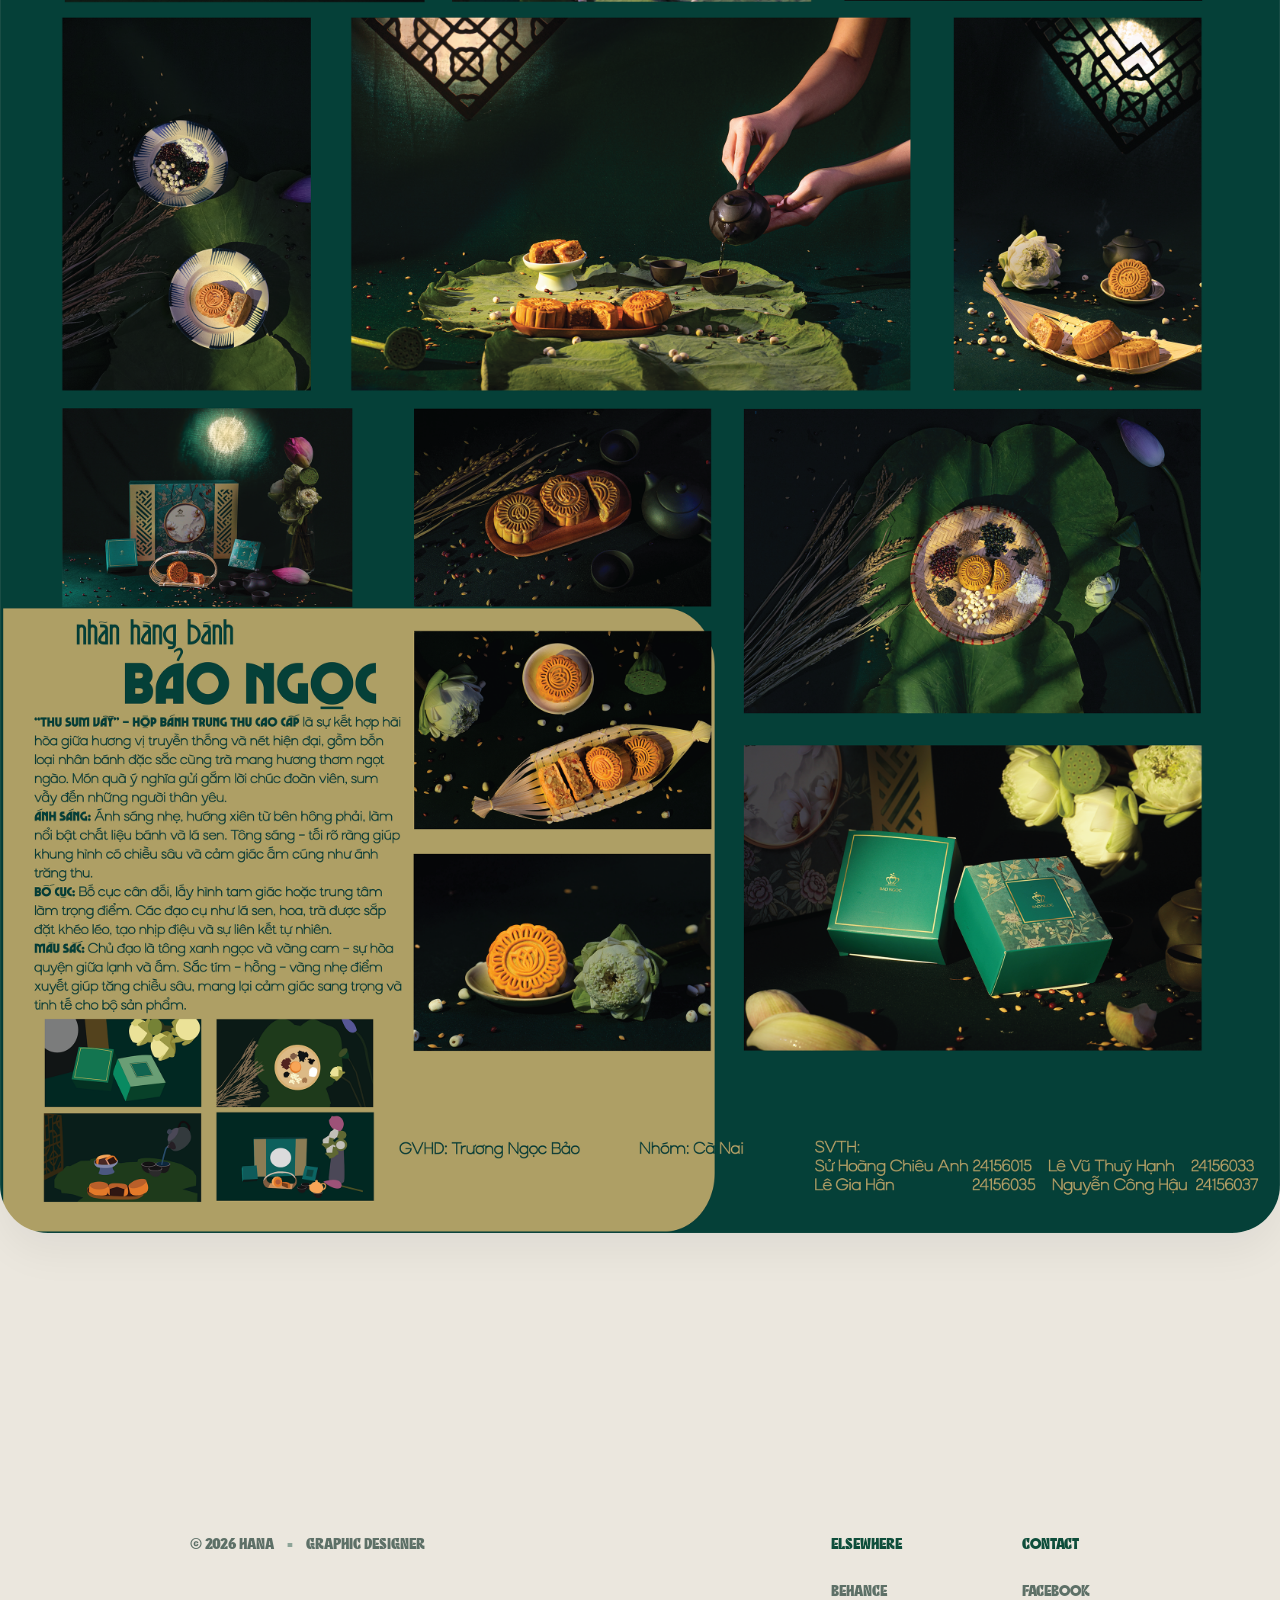
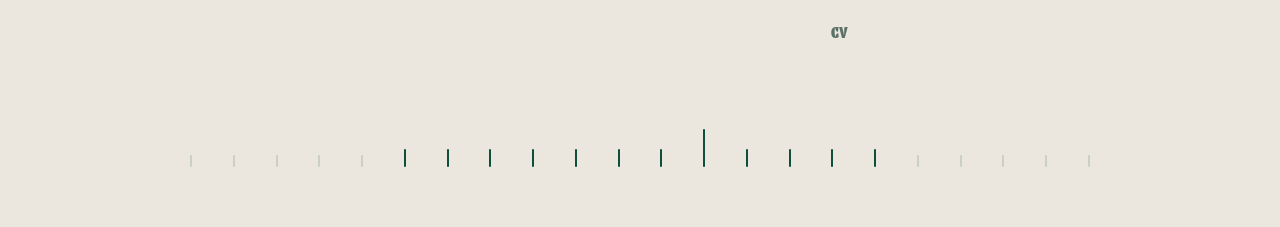
<file: work/Photography.html>
<!DOCTYPE html>
<html lang="vi">
<head>
  <meta charset="UTF-8">
  <meta name="viewport" content="width=device-width, initial-scale=1.0">
  <title>Hanh portfolio</title>
  <link rel="preload" href="../fonts/A.ttf" as="font" type="font/ttf" crossorigin>
  <link rel="preload" href="../fonts/B.ttf" as="font" type="font/ttf" crossorigin>
  <link rel="icon" href="../assets/favicon.png?v=2" type="image/png">
  <link rel="stylesheet" href="../style.css?v=2"> 
</head>
<body id="top">
  
  

  <!-- THANH ĐIỀU KHIỂN NỔI (FLOATING NAV) -->
<header class="floating-header">
  <nav class="sean-nav-pill" aria-label="Điều hướng chính">
    <a href="../index.html" class="nav-item active">WORK <span class="slash">/</span></a>
    <a href="../about.html" class="nav-item">ABOUT</a>
    
    <!--<a href="play.html" class="nav-item">PLAY</a>
    
    <a href="note.html" class="nav-item">NOTE</a>-->
    <a href="#" id="open-contact" class="nav-item">CONTACT</a>
  </nav>
</header>

  <main class="project-detail-page">
    
    <!-- PHẦN 1: HEADER DỰ ÁN -->
    <section class="project-hero">
      <div class="brand-label">PHOTOGRAPHY PROJECT</div>
      <h1 class="giant-heading">Photography</h1>
      <p class="hero-subtitle">Concept Development · Styling · Photo Editing</p>
    </section>

    <!-- PHẦN 2: THÔNG TIN TÓM TẮT (META DATA) -->
    <section class="project-meta-container">
      <div class="project-meta">
        <div class="meta-item">
          <h4>Role</h4>
          <p>Photographer & Art Director</p>
        </div>
        <div class="meta-item">
          <h4>Year</h4>
          <p>2025</p>
        </div>
      </div>
    </section>

    <section class="duo-gallery">
      <div class="showcase-image">
        <!-- class="slide-up" nếu bạn muốn nó có hiệu ứng nảy lên -->
        <img src="../assets/p1.png" alt="Ảnh chi tiết 1">
      </div>
      
      <div class="showcase-image">
        <img src="../assets/p6.png" alt="Ảnh chi tiết 2">
      </div>
    </section>

    <!-- 1. TẤM ẢNH NGANG: Nằm tràn viền tạo điểm nhấn thị giác -->
    <section class="project-showcase">
      <div class="showcase-image large-image">
        <img src="../assets/p7.png" alt="Ảnh ngang toàn cảnh">
      </div>
    </section>

    <!-- 2. BỘ BA ẢNH DỌC: Đứng cạnh nhau ngay bên dưới -->
    <section class="trio-gallery">
      <div class="showcase-image">
        <!-- class="slide-up" nếu bạn muốn nó có hiệu ứng nảy lên -->
        <img src="../assets/p2.png" alt="Ảnh chi tiết 1">
      </div>
      
      <div class="showcase-image">
        <img src="../assets/p3.png" alt="Ảnh chi tiết 2">
      </div>
      
      <div class="showcase-image">
        <img src="../assets/p5.png" alt="Ảnh chi tiết 3">
      </div>
    </section>
    
    <section class="mono-gallery">
      <div class="showcase-image">
        <img src="../assets/p4.png" alt="Ảnh dọc toàn cảnh">
      </div>
    </section>

  </main>

  <footer class="site-footer">
    <div class="footer-top">
      <div class="footer-left">
        <p>© 2026 Hana <span>•</span> Graphic Designer</p>
      </div>
      
      <div class="footer-right">
        <div class="footer-column">
          <h4>Elsewhere</h4>
          <a href="https://www.behance.net/lvthyhnh">Behance</a>
          <a href="https://www.canva.com/design/DAHWB4OcY3U/sBoWiRG0VWdo9BFXxFOdFw/edit">CV</a>
        </div>
        <div class="footer-column">
          <h4>Contact</h4>
          <a href="https://www.facebook.com/thoai.pham.538771/?locale=vi_VN">Facebook</a>
        </div>
      </div>
    </div>

    <!-- Phần thanh thước kẻ và nút mặt trời -->
    <div class="footer-bottom">
      <div class="ruler">
        <div class="tick minor"></div>
        <div class="tick minor"></div>
        <div class="tick minor"></div>
        <div class="tick minor"></div>
        <div class="tick minor"></div>
        <div class="tick major"></div>
        <div class="tick major"></div>
        <div class="tick major"></div>
        <div class="tick major"></div>
        <div class="tick major"></div>
        <div class="tick major"></div>
        <div class="tick major"></div>
        
        <div class="tick center"></div>
        
        <div class="tick major"></div>
        <div class="tick major"></div>
        <div class="tick major"></div>
        <div class="tick major"></div>
        <div class="tick minor"></div>
        <div class="tick minor"></div>
        <div class="tick minor"></div>
        <div class="tick minor"></div>
        <div class="tick minor"></div>
      </div>
    </div>
  </footer>

  <!-- BỘ NÃO JAVASCRIPT XỬ LÝ MENU CUỘN -->
  <script>
    // Lắng nghe hành động cuộn chuột của người dùng
    window.addEventListener('scroll', function() {
      // Tìm cái menu viên thuốc
      const navPill = document.querySelector('.sean-nav-pill');
      
      // Nếu cuộn xuống quá 20px thì bật nền màu kem lên
      if (window.scrollY > 20) {
        navPill.classList.add('scrolled');
      } 
      // Nếu kéo ngược lại lên kịch trần thì tắt nền đi (trở về trong suốt)
      else {
        navPill.classList.remove('scrolled');
      }
    });
  </script>

  <!-- KHUNG CHATBOX ẨN (Nằm ở góc phải màn hình) -->
<div id="sean-chatbox" class="chatbox-wrapper">
  <!-- Phần Header màu xanh đậm -->
  <div class="chatbox-header">
    <div class="bot-info">
      <!-- Thay đường dẫn ảnh avatar của bạn vào đây -->
      <img src="../assets/logo1A.jpg" alt="Thúi Heo" class="bot-avatar" onerror="this.src='data:image/svg+xml;utf8,<svg xmlns=\'http://www.w3.org/2000/svg\' width=\'40\' height=\'40\'><circle cx=\'20\' cy=\'20\' r=\'20\' fill=\'white\'/></svg>'">
      <div>
        <h4>Hana</h4>
        <p>Ask me a question</p>
      </div>
    </div>
    <!-- Nút tắt (dấu X) -->
    <button id="close-chat" class="close-chat-btn">&times;</button>
  </div>

  <!-- Phần Nội dung Chat -->
  <div class="chatbox-body">
    <div class="chat-msg bot-msg">Hi!</div>
    <div class="chat-msg bot-msg">I'm Hana. I'm here to help you with any questions you might have about my work.</div>
    <div class="chat-msg bot-msg"><p>Please feel free to contact me via email.</p><p>Email: levuthuyhanh06@gmail.com</p></div>
    
    <!-- Các nút tùy chọn 
    <div class="chat-options">
      <a href="#" class="chat-option-btn">Looking for your old portfolio</a>
      <a href="#" class="chat-option-btn">Just saying hello!</a>
      <a href="#" class="chat-option-btn">Interested in mentorship</a>
      <a href="#" class="chat-option-btn">We'd like to hire you</a>
    </div>-->
  </div>
</div>

<script>
  const contactBtn = document.getElementById('open-contact');
  const chatbox = document.getElementById('sean-chatbox');
  const closeBtn = document.getElementById('close-chat');

  // 1. KIỂM TRA BỘ NHỚ NGAY KHI VỪA TẢI TRANG
  if (localStorage.getItem('seanChatState') === 'open') {
    // BÍ QUYẾT: Tạm thời vô hiệu hóa hiệu ứng trượt của CSS
    chatbox.style.transition = 'none'; 
    
    chatbox.classList.add('active');
    if(contactBtn) contactBtn.classList.add('contact-active');

    // Sau 10 mili-giây, trả lại hiệu ứng trượt bình thường để lúc bấm tắt nó vẫn mượt
    setTimeout(function() {
      chatbox.style.transition = '';
    }, 10);
  }

  // 2. XỬ LÝ KHI BẤM NÚT CONTACT
  if (contactBtn) {
    contactBtn.addEventListener('click', function(e) {
      e.preventDefault(); 
      chatbox.classList.toggle('active'); 
      contactBtn.classList.toggle('contact-active');
      
      if (chatbox.classList.contains('active')) {
        localStorage.setItem('seanChatState', 'open'); 
      } else {
        localStorage.setItem('seanChatState', 'closed'); 
      }
    });
  }

  // 3. XỬ LÝ KHI BẤM NÚT TẮT (DẤU X)
  if (closeBtn) {
    closeBtn.addEventListener('click', function() {
      chatbox.classList.remove('active'); 
      if(contactBtn) contactBtn.classList.remove('contact-active');
      localStorage.setItem('seanChatState', 'closed'); 
    });
  }
</script>
</body>
</html>
</file>
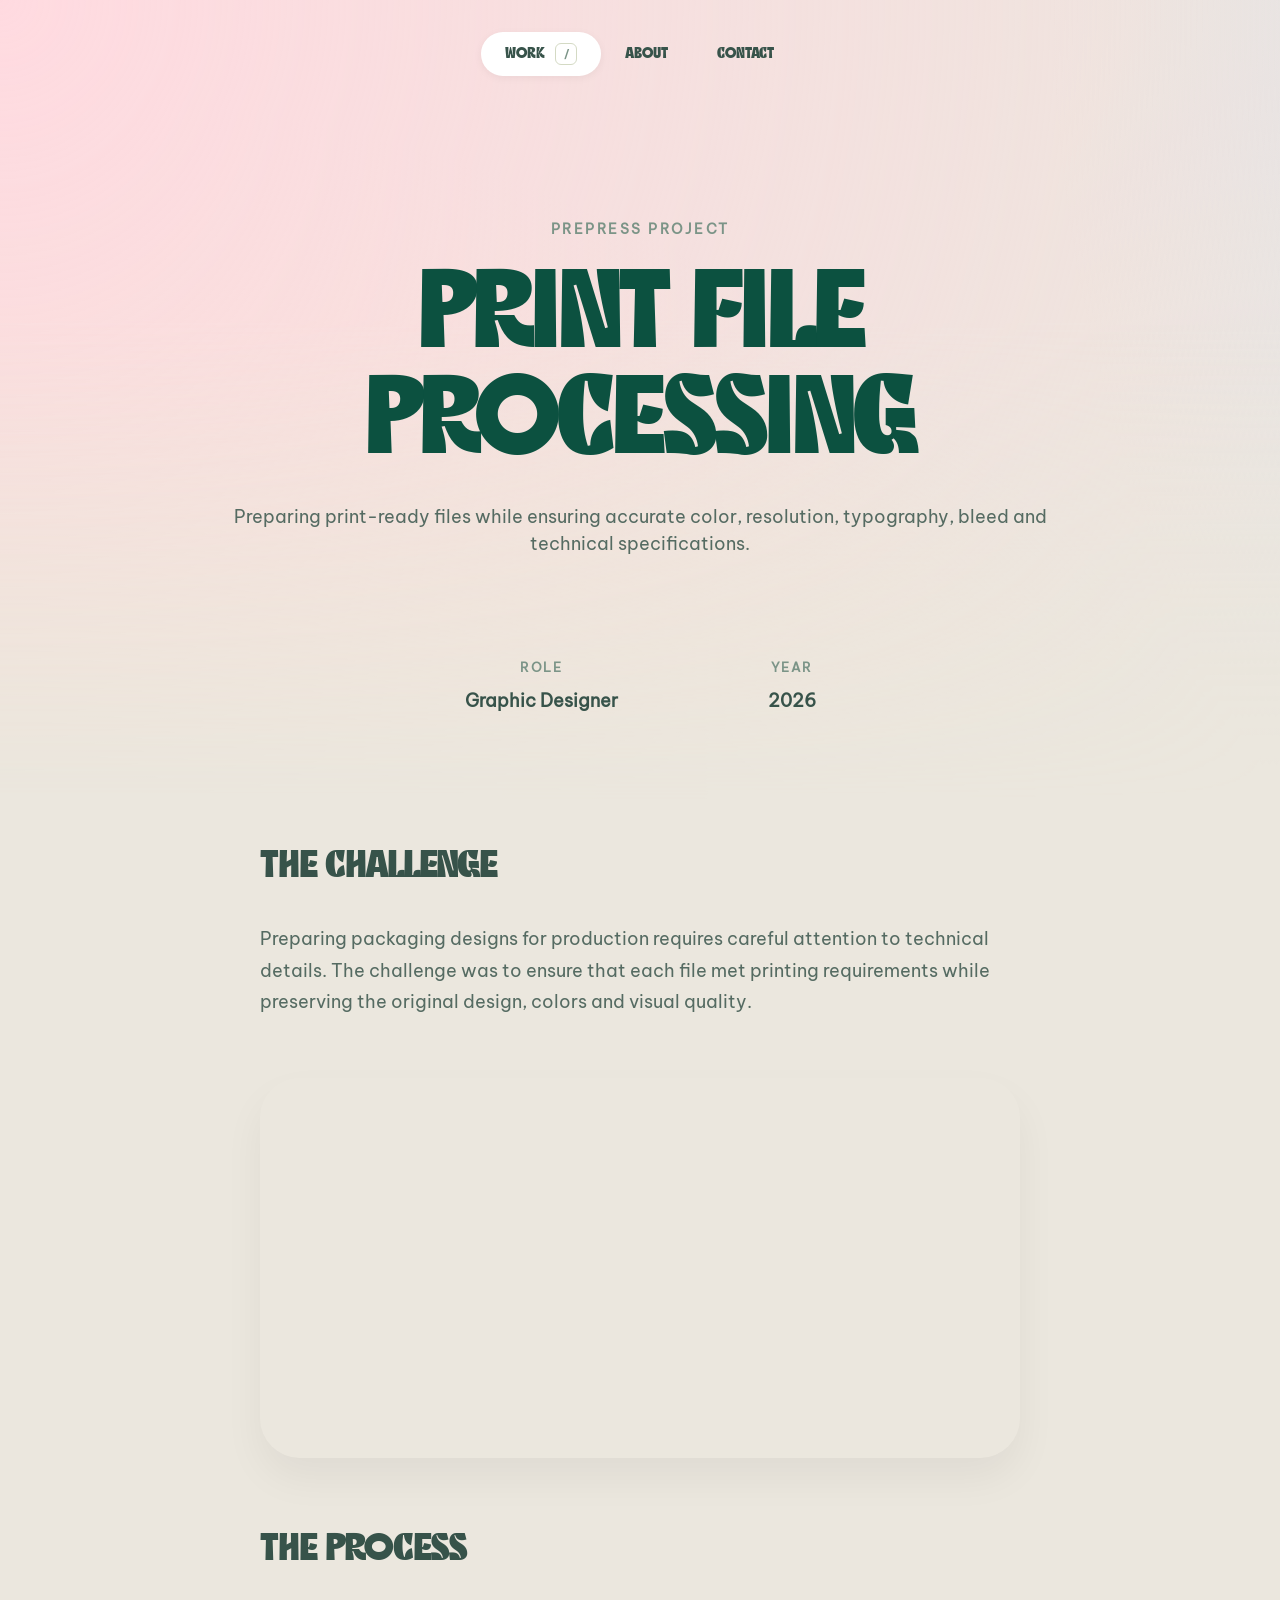
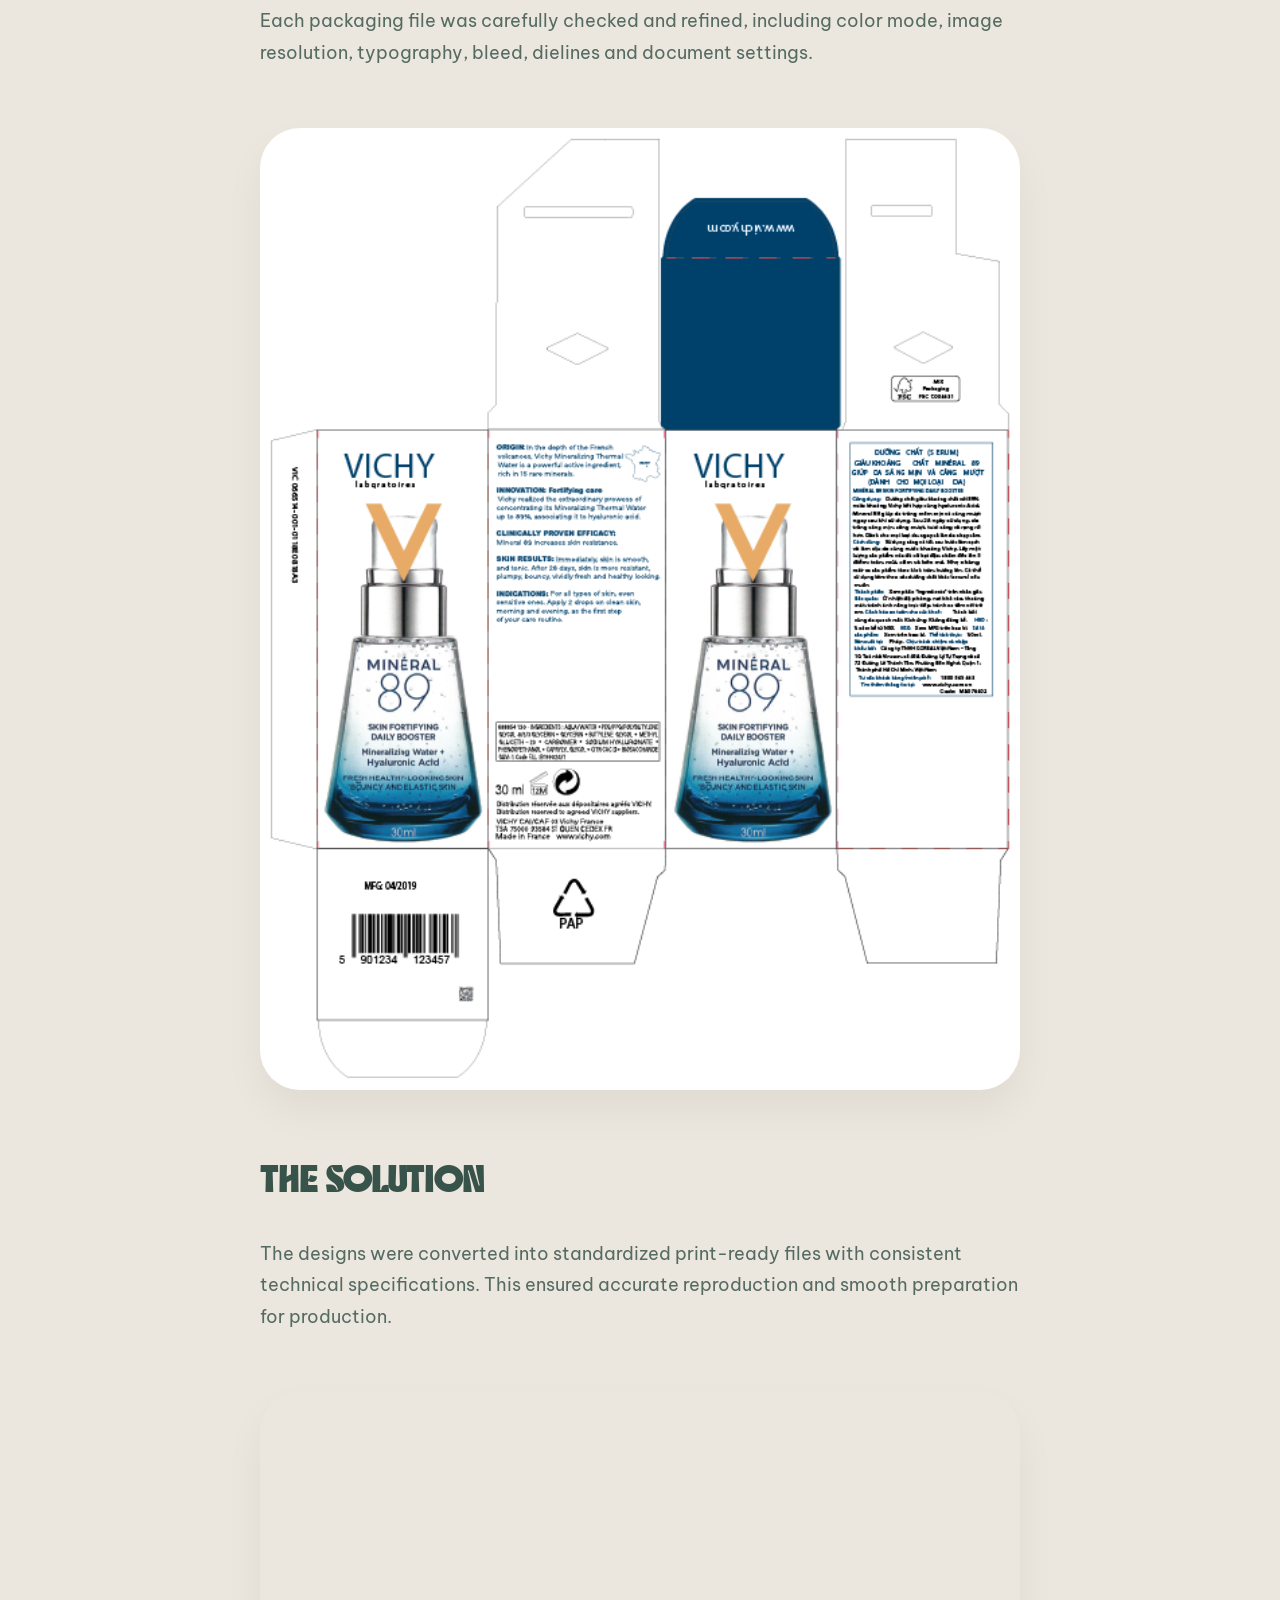
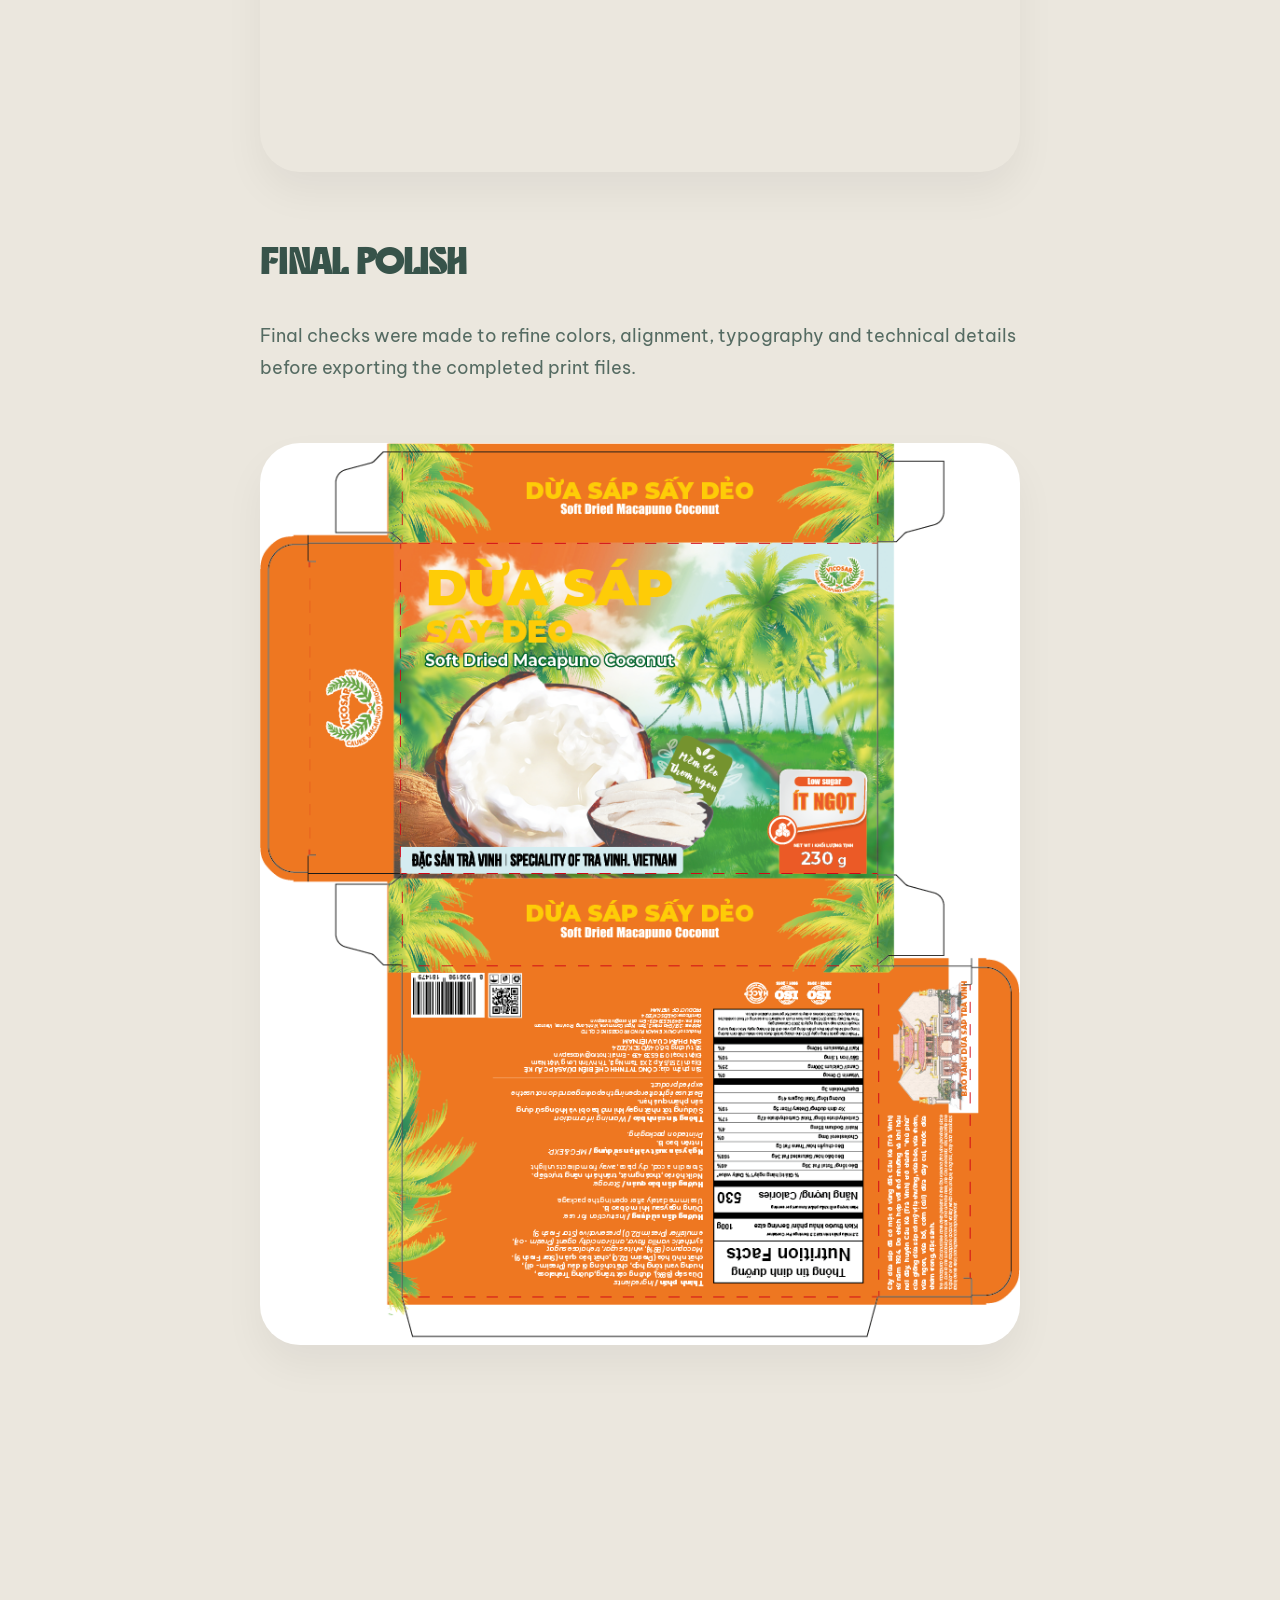
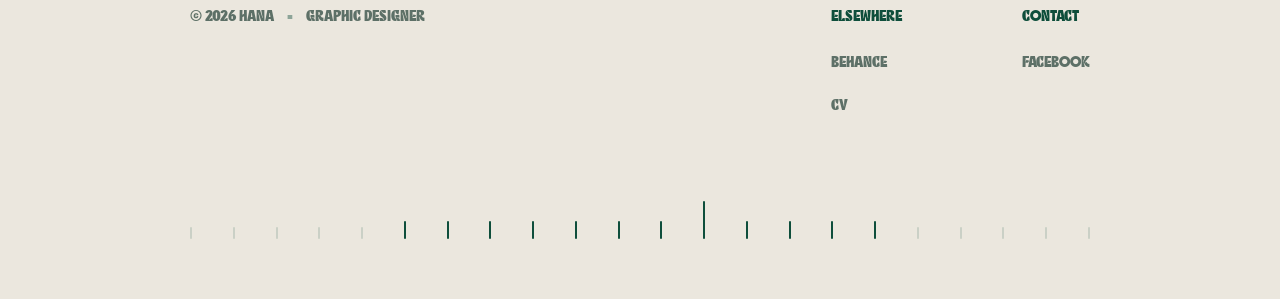
<file: work/process.html>
<!DOCTYPE html>
<html lang="vi">
<head>
  <meta charset="UTF-8">
  <meta name="viewport" content="width=device-width, initial-scale=1.0">
  <title>Hanh portfolio</title>
  <link rel="preload" href="../fonts/A.ttf" as="font" type="font/ttf" crossorigin>
  <link rel="preload" href="../fonts/B.ttf" as="font" type="font/ttf" crossorigin>
  <link rel="icon" href="../assets/favicon.png?v=2" type="image/png">
  <link rel="stylesheet" href="../style.css?v=2"> 
</head>
<body id="top">
  
  

  <!-- THANH ĐIỀU KHIỂN NỔI (FLOATING NAV) -->
<header class="floating-header">
  <nav class="sean-nav-pill" aria-label="Điều hướng chính">
    <a href="../index.html" class="nav-item active">WORK <span class="slash">/</span></a>
    <a href="../about.html" class="nav-item">ABOUT</a>
    
    <!--<a href="play.html" class="nav-item">PLAY</a>
    
    <a href="note.html" class="nav-item">NOTE</a>-->
    <a href="#" id="open-contact" class="nav-item">CONTACT</a>
  </nav>
</header>

  <main class="project-detail-page">
    
    <!-- PHẦN 1: HEADER DỰ ÁN -->
    <section class="project-hero">
      <div class="brand-label">PREPRESS PROJECT</div>
      <h1 class="giant-heading">Print File Processing</h1>
      <p class="hero-subtitle">Preparing print-ready files while ensuring accurate color, resolution, typography, bleed and technical specifications.</p>
    </section>

    <!-- PHẦN 2: THÔNG TIN TÓM TẮT (META DATA) -->
    <section class="project-meta-container">
      <div class="project-meta">
        <div class="meta-item">
          <h4>Role</h4>
          <p>Graphic Designer</p>
        </div>
        <div class="meta-item">
          <h4>Year</h4>
          <p>2026</p>
        </div>
      </div>
    </section>

    <!-- PHẦN 3: NỘI DUNG KỂ CHUYỆN XEN KẼ -->
    <section class="project-content">
      
      <!-- 1. TEXT -->
      <div class="text-block">
        <h2>THE CHALLENGE</h2>
        <p>Preparing packaging designs for production requires careful attention to technical details. The challenge was to ensure that each file met printing requirements while preserving the original design, colors and visual quality.</p>
      </div>

      <!-- 2. VIDEO 1 -->
      <div class="showcase-image mid-image">
        <!-- Thuộc tính autoplay loop muted playsinline giúp video tự chạy im lặng như ảnh GIF -->
        <video src="../assets/video-1.mp4" autoplay loop muted playsinline></video>
      </div>

      <!-- 3. TEXT -->
      <div class="text-block">
        <h2>THE PROCESS</h2>
        <p>Each packaging file was carefully checked and refined, including color mode, image resolution, typography, bleed, dielines and document settings.</p>
      </div>

      <!-- 4. ẢNH 1 -->
      <div class="showcase-image mid-image">
        <img src="../assets/A.png" alt="Hình ảnh minh họa số 1">
      </div>

      <!-- 5. TEXT -->
      <div class="text-block">
        <h2>THE SOLUTION</h2>
        <p>The designs were converted into standardized print-ready files with consistent technical specifications. This ensured accurate reproduction and smooth preparation for production.</p>
      </div>

      <!-- 6. VIDEO 2 -->
      <div class="showcase-image mid-image">
        <video src="../assets/video-2.mp4" autoplay loop muted playsinline></video>
      </div>

      <!-- 7. TEXT -->
      <div class="text-block">
        <h2>FINAL POLISH</h2>
        <p>Final checks were made to refine colors, alignment, typography and technical details before exporting the completed print files.</p>
      </div>

      <!-- 8. ẢNH 2 -->
      <div class="showcase-image mid-image">
        <img src="../assets/B.png" alt="Hình ảnh minh họa số 2">
      </div>

    </section>

  </main>

  <footer class="site-footer">
    <div class="footer-top">
      <div class="footer-left">
        <p>© 2026 Hana <span>•</span> Graphic Designer</p>
      </div>
      
      <div class="footer-right">
        <div class="footer-column">
          <h4>Elsewhere</h4>
          <a href="https://www.behance.net/lvthyhnh">Behance</a>
          <a href="https://www.canva.com/design/DAHWB4OcY3U/sBoWiRG0VWdo9BFXxFOdFw/edit">CV</a>
        </div>
        <div class="footer-column">
          <h4>Contact</h4>
          <a href="https://www.facebook.com/thoai.pham.538771/?locale=vi_VN">Facebook</a>
        </div>
      </div>
    </div>

    <!-- Phần thanh thước kẻ và nút mặt trời -->
    <div class="footer-bottom">
      <div class="ruler">
        <div class="tick minor"></div>
        <div class="tick minor"></div>
        <div class="tick minor"></div>
        <div class="tick minor"></div>
        <div class="tick minor"></div>
        <div class="tick major"></div>
        <div class="tick major"></div>
        <div class="tick major"></div>
        <div class="tick major"></div>
        <div class="tick major"></div>
        <div class="tick major"></div>
        <div class="tick major"></div>
        
        <div class="tick center"></div>
        
        <div class="tick major"></div>
        <div class="tick major"></div>
        <div class="tick major"></div>
        <div class="tick major"></div>
        <div class="tick minor"></div>
        <div class="tick minor"></div>
        <div class="tick minor"></div>
        <div class="tick minor"></div>
        <div class="tick minor"></div>
      </div>
    </div>
  </footer>

  <!-- BỘ NÃO JAVASCRIPT XỬ LÝ MENU CUỘN -->
  <script>
    // Lắng nghe hành động cuộn chuột của người dùng
    window.addEventListener('scroll', function() {
      // Tìm cái menu viên thuốc
      const navPill = document.querySelector('.sean-nav-pill');
      
      // Nếu cuộn xuống quá 20px thì bật nền màu kem lên
      if (window.scrollY > 20) {
        navPill.classList.add('scrolled');
      } 
      // Nếu kéo ngược lại lên kịch trần thì tắt nền đi (trở về trong suốt)
      else {
        navPill.classList.remove('scrolled');
      }
    });
  </script>

  <!-- KHUNG CHATBOX ẨN (Nằm ở góc phải màn hình) -->
<div id="sean-chatbox" class="chatbox-wrapper">
  <!-- Phần Header màu xanh đậm -->
  <div class="chatbox-header">
    <div class="bot-info">
      <!-- Thay đường dẫn ảnh avatar của bạn vào đây -->
      <img src="../assets/logo1A.jpg" alt="Thúi Heo" class="bot-avatar" onerror="this.src='data:image/svg+xml;utf8,<svg xmlns=\'http://www.w3.org/2000/svg\' width=\'40\' height=\'40\'><circle cx=\'20\' cy=\'20\' r=\'20\' fill=\'white\'/></svg>'">
      <div>
        <h4>Hana</h4>
        <p>Ask me a question</p>
      </div>
    </div>
    <!-- Nút tắt (dấu X) -->
    <button id="close-chat" class="close-chat-btn">&times;</button>
  </div>

  <!-- Phần Nội dung Chat -->
  <div class="chatbox-body">
    <div class="chat-msg bot-msg">Hi!</div>
    <div class="chat-msg bot-msg">I'm Hana. I'm here to help you with any questions you might have about my work.</div>
    <div class="chat-msg bot-msg"><p>Please feel free to contact me via email.</p><p>Email: levuthuyhanh06@gmail.com</p></div>
    
    <!-- Các nút tùy chọn 
    <div class="chat-options">
      <a href="#" class="chat-option-btn">Looking for your old portfolio</a>
      <a href="#" class="chat-option-btn">Just saying hello!</a>
      <a href="#" class="chat-option-btn">Interested in mentorship</a>
      <a href="#" class="chat-option-btn">We'd like to hire you</a>
    </div>-->
  </div>
</div>

<script>
  const contactBtn = document.getElementById('open-contact');
  const chatbox = document.getElementById('sean-chatbox');
  const closeBtn = document.getElementById('close-chat');

  // 1. KIỂM TRA BỘ NHỚ NGAY KHI VỪA TẢI TRANG
  if (localStorage.getItem('seanChatState') === 'open') {
    // BÍ QUYẾT: Tạm thời vô hiệu hóa hiệu ứng trượt của CSS
    chatbox.style.transition = 'none'; 
    
    chatbox.classList.add('active');
    if(contactBtn) contactBtn.classList.add('contact-active');

    // Sau 10 mili-giây, trả lại hiệu ứng trượt bình thường để lúc bấm tắt nó vẫn mượt
    setTimeout(function() {
      chatbox.style.transition = '';
    }, 10);
  }

  // 2. XỬ LÝ KHI BẤM NÚT CONTACT
  if (contactBtn) {
    contactBtn.addEventListener('click', function(e) {
      e.preventDefault(); 
      chatbox.classList.toggle('active'); 
      contactBtn.classList.toggle('contact-active');
      
      if (chatbox.classList.contains('active')) {
        localStorage.setItem('seanChatState', 'open'); 
      } else {
        localStorage.setItem('seanChatState', 'closed'); 
      }
    });
  }

  // 3. XỬ LÝ KHI BẤM NÚT TẮT (DẤU X)
  if (closeBtn) {
    closeBtn.addEventListener('click', function() {
      chatbox.classList.remove('active'); 
      if(contactBtn) contactBtn.classList.remove('contact-active');
      localStorage.setItem('seanChatState', 'closed'); 
    });
  }
</script>
</body>
</html>
</file>
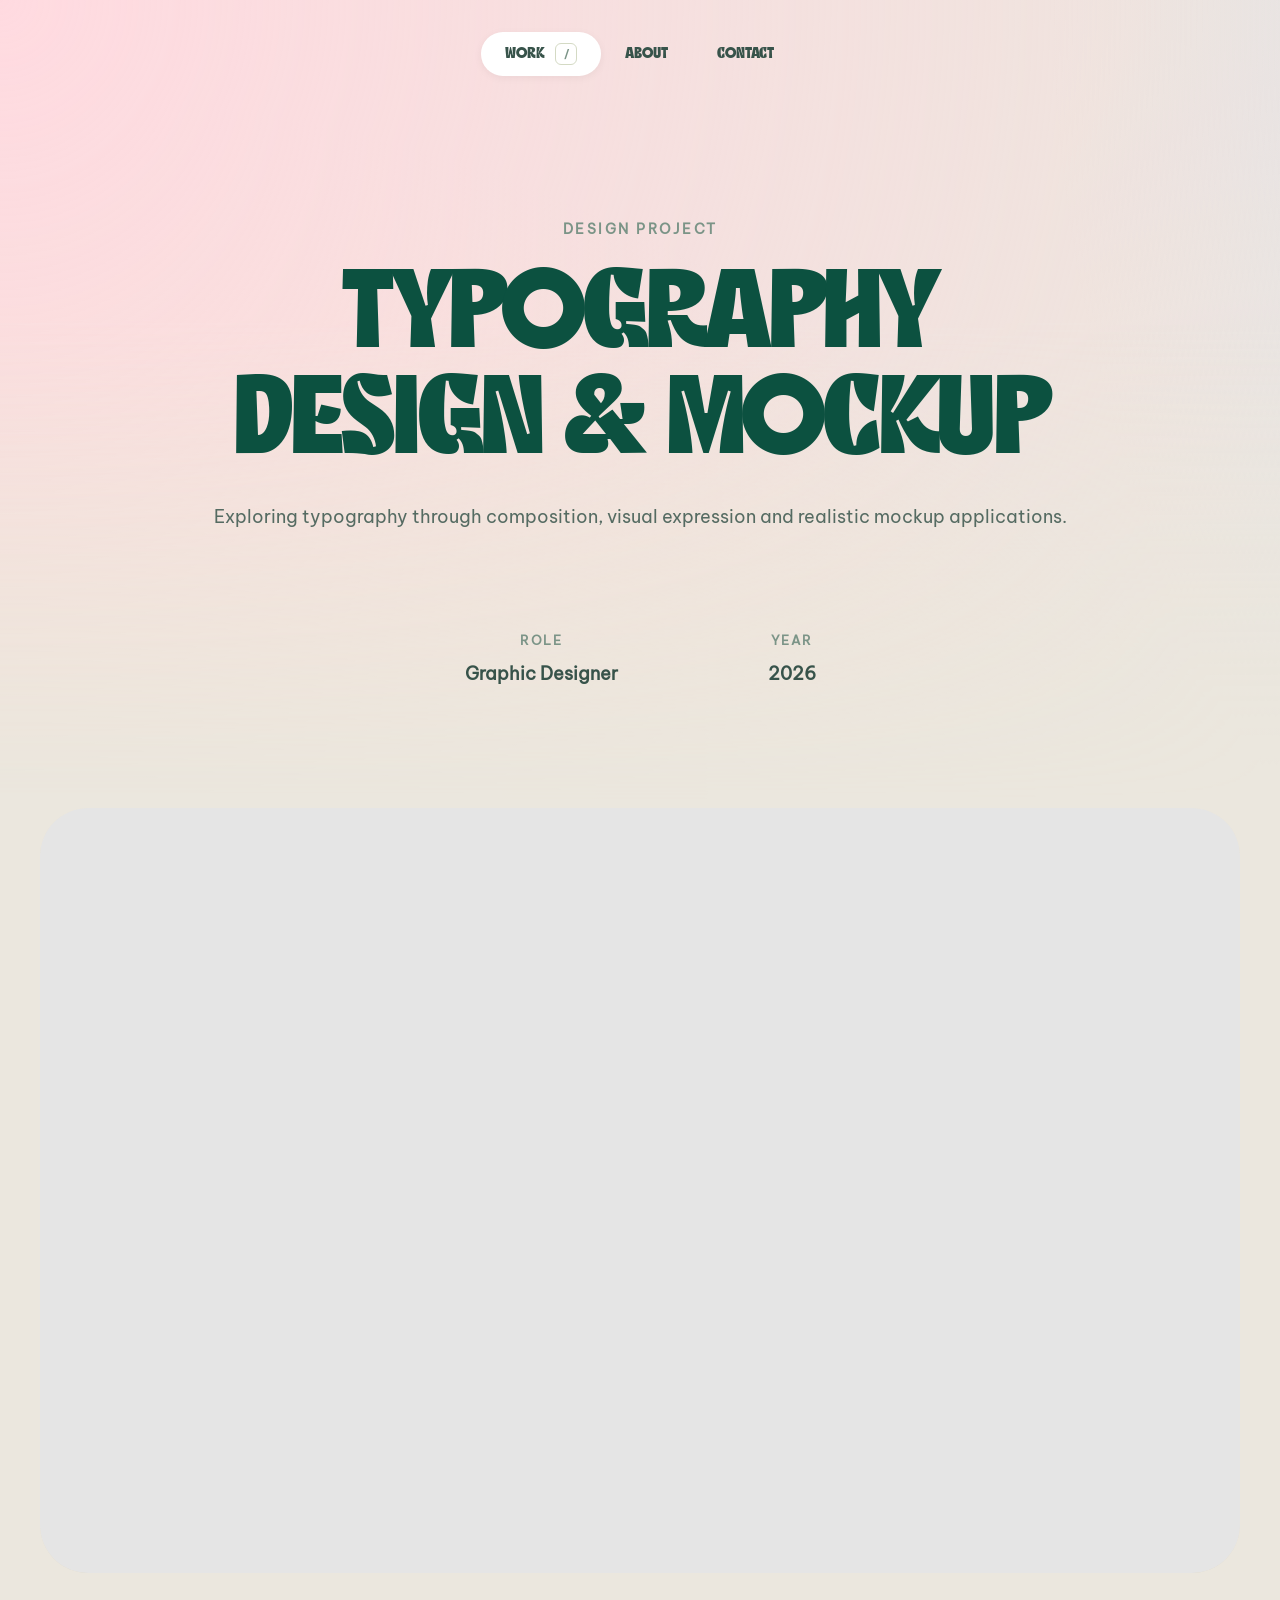
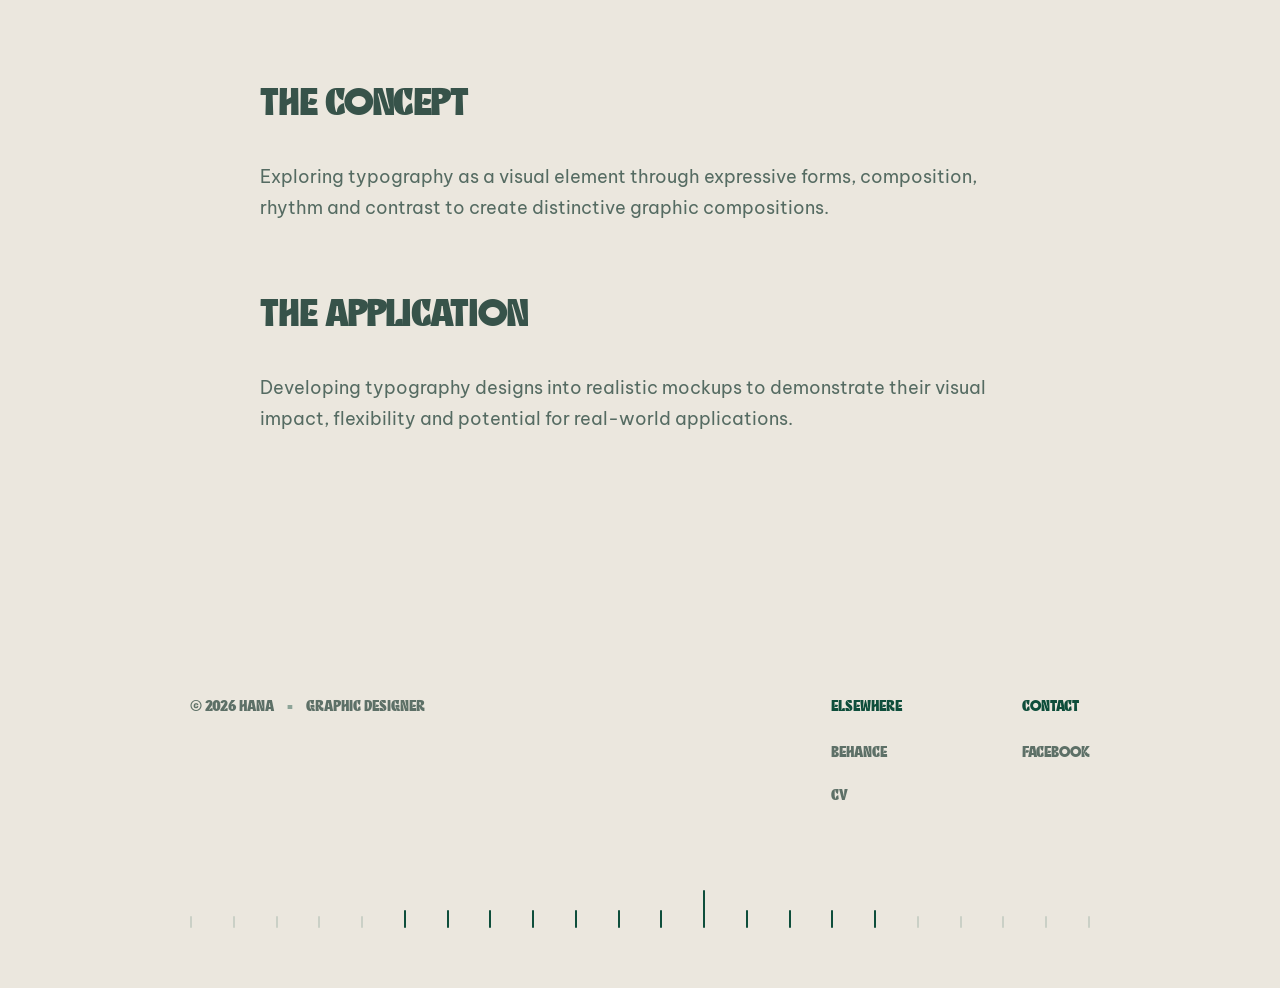
<file: work/project.html>
<!DOCTYPE html>
<html lang="vi">
<head>
  <meta charset="UTF-8">
  <meta name="viewport" content="width=device-width, initial-scale=1.0">
  <title>Hanh portfolio</title>
  <link rel="preload" href="../fonts/A.ttf" as="font" type="font/ttf" crossorigin>
  <link rel="preload" href="../fonts/B.ttf" as="font" type="font/ttf" crossorigin>
  <link rel="icon" href="../assets/favicon.png?v=2" type="image/png">
  <link rel="stylesheet" href="../style.css"> 
</head>
<body id="top">
  
  

  <!-- THANH ĐIỀU KHIỂN NỔI (FLOATING NAV) -->
<header class="floating-header">
  <nav class="sean-nav-pill" aria-label="Điều hướng chính">
    <a href="../index.html" class="nav-item active">WORK <span class="slash">/</span></a>
    <a href="../about.html" class="nav-item">ABOUT</a>
    
    <!--<a href="play.html" class="nav-item">PLAY</a>
    
    <a href="note.html" class="nav-item">NOTE</a>-->
    <a href="#" id="open-contact" class="nav-item">CONTACT</a>
  </nav>
</header>

  <main class="project-detail-page">
    
    <!-- PHẦN 1: HEADER DỰ ÁN -->
    <section class="project-hero">
      <div class="brand-label">DESIGN PROJECT</div>
      <h1 class="giant-heading">Typography Design & Mockup</h1>
      <p class="hero-subtitle">Exploring typography through composition, visual expression and realistic mockup applications.</p>
    </section>

    <!-- PHẦN 2: THÔNG TIN TÓM TẮT (META DATA) -->
    <section class="project-meta-container">
      <div class="project-meta">
        <div class="meta-item">
          <h4>Role</h4>
          <p>Graphic Designer</p>
        </div>
        <div class="meta-item">
          <h4>Year</h4>
          <p>2026</p>
        </div>
      </div>
    </section>

    <!-- PHẦN 3: ẢNH BÌA HERO SIÊU TO -->
    <!-- Bọc iframe bằng Google Docs Viewer để chống lỗi trên iPhone -->
<section class="project-showcase">
  <div class="showcase-image pdf-container">
    
      <!-- Mượn Google Viewer để hiển thị. Lưu ý: Phải dùng link web thật có chữ https:// -->
      <iframe src="https://docs.google.com/viewer?url=https://levuthuyhanh.github.io/assets/A.pdf&embedded=true" width="100%" height="100%" frameborder="0"></iframe>
    
  </div>
</section>

    <!-- PHẦN 4: NỘI DUNG KỂ CHUYỆN (TEXT & ẢNH NHỎ) -->
    <section class="project-content">
      <div class="text-block">
        <h2>THE CONCEPT</h2>
        <p>Exploring typography as a visual element through expressive forms, composition, rhythm and contrast to create distinctive graphic compositions.</p>
      </div>

      <div class="text-block">
        <h2>THE APPLICATION</h2>
        <p>Developing typography designs into realistic mockups to demonstrate their visual impact, flexibility and potential for real-world applications.</p>
      </div>
    </section>

  </main>

  <footer class="site-footer">
    <div class="footer-top">
      <div class="footer-left">
        <p>© 2026 Hana <span>•</span> Graphic Designer</p>
      </div>
      
      <div class="footer-right">
        <div class="footer-column">
          <h4>Elsewhere</h4>
          <a href="https://www.behance.net/lvthyhnh">Behance</a>
          <a href="https://www.canva.com/design/DAHWB4OcY3U/sBoWiRG0VWdo9BFXxFOdFw/edit">CV</a>
        </div>
        <div class="footer-column">
          <h4>Contact</h4>
          <a href="https://www.facebook.com/thoai.pham.538771/?locale=vi_VN">Facebook</a>
        </div>
      </div>
    </div>

    <!-- Phần thanh thước kẻ và nút mặt trời -->
    <div class="footer-bottom">
      <div class="ruler">
        <div class="tick minor"></div>
        <div class="tick minor"></div>
        <div class="tick minor"></div>
        <div class="tick minor"></div>
        <div class="tick minor"></div>
        <div class="tick major"></div>
        <div class="tick major"></div>
        <div class="tick major"></div>
        <div class="tick major"></div>
        <div class="tick major"></div>
        <div class="tick major"></div>
        <div class="tick major"></div>
        
        <div class="tick center"></div>
        
        <div class="tick major"></div>
        <div class="tick major"></div>
        <div class="tick major"></div>
        <div class="tick major"></div>
        <div class="tick minor"></div>
        <div class="tick minor"></div>
        <div class="tick minor"></div>
        <div class="tick minor"></div>
        <div class="tick minor"></div>
      </div>
    </div>
  </footer>

  <!-- BỘ NÃO JAVASCRIPT XỬ LÝ MENU CUỘN -->
  <script>
    // Lắng nghe hành động cuộn chuột của người dùng
    window.addEventListener('scroll', function() {
      // Tìm cái menu viên thuốc
      const navPill = document.querySelector('.sean-nav-pill');
      
      // Nếu cuộn xuống quá 20px thì bật nền màu kem lên
      if (window.scrollY > 20) {
        navPill.classList.add('scrolled');
      } 
      // Nếu kéo ngược lại lên kịch trần thì tắt nền đi (trở về trong suốt)
      else {
        navPill.classList.remove('scrolled');
      }
    });
  </script>

  <!-- KHUNG CHATBOX ẨN (Nằm ở góc phải màn hình) -->
<div id="sean-chatbox" class="chatbox-wrapper">
  <!-- Phần Header màu xanh đậm -->
  <div class="chatbox-header">
    <div class="bot-info">
      <!-- Thay đường dẫn ảnh avatar của bạn vào đây -->
      <img src="../assets/logo1A.jpg" alt="Thúi Heo" class="bot-avatar" onerror="this.src='data:image/svg+xml;utf8,<svg xmlns=\'http://www.w3.org/2000/svg\' width=\'40\' height=\'40\'><circle cx=\'20\' cy=\'20\' r=\'20\' fill=\'white\'/></svg>'">
      <div>
        <h4>Hana</h4>
        <p>Ask me a question</p>
      </div>
    </div>
    <!-- Nút tắt (dấu X) -->
    <button id="close-chat" class="close-chat-btn">&times;</button>
  </div>

  <!-- Phần Nội dung Chat -->
  <div class="chatbox-body">
    <div class="chat-msg bot-msg">Hi!</div>
    <div class="chat-msg bot-msg">I'm Hana. I'm here to help you with any questions you might have about my work.</div>
    <div class="chat-msg bot-msg"><p>Please feel free to contact me via email.</p><p>Email: levuthuyhanh06@gmail.com</p></div>
    
    <!-- Các nút tùy chọn 
    <div class="chat-options">
      <a href="#" class="chat-option-btn">Looking for your old portfolio</a>
      <a href="#" class="chat-option-btn">Just saying hello!</a>
      <a href="#" class="chat-option-btn">Interested in mentorship</a>
      <a href="#" class="chat-option-btn">We'd like to hire you</a>
    </div>-->
  </div>
</div>

<script>
  const contactBtn = document.getElementById('open-contact');
  const chatbox = document.getElementById('sean-chatbox');
  const closeBtn = document.getElementById('close-chat');

  // 1. KIỂM TRA BỘ NHỚ NGAY KHI VỪA TẢI TRANG
  if (localStorage.getItem('seanChatState') === 'open') {
    // BÍ QUYẾT: Tạm thời vô hiệu hóa hiệu ứng trượt của CSS
    chatbox.style.transition = 'none'; 
    
    chatbox.classList.add('active');
    if(contactBtn) contactBtn.classList.add('contact-active');

    // Sau 10 mili-giây, trả lại hiệu ứng trượt bình thường để lúc bấm tắt nó vẫn mượt
    setTimeout(function() {
      chatbox.style.transition = '';
    }, 10);
  }

  // 2. XỬ LÝ KHI BẤM NÚT CONTACT
  if (contactBtn) {
    contactBtn.addEventListener('click', function(e) {
      e.preventDefault(); 
      chatbox.classList.toggle('active'); 
      contactBtn.classList.toggle('contact-active');
      
      if (chatbox.classList.contains('active')) {
        localStorage.setItem('seanChatState', 'open'); 
      } else {
        localStorage.setItem('seanChatState', 'closed'); 
      }
    });
  }

  // 3. XỬ LÝ KHI BẤM NÚT TẮT (DẤU X)
  if (closeBtn) {
    closeBtn.addEventListener('click', function() {
      chatbox.classList.remove('active'); 
      if(contactBtn) contactBtn.classList.remove('contact-active');
      localStorage.setItem('seanChatState', 'closed'); 
    });
  }
</script>
</body>
</html>
</file>
<file: style.css>
/* =========================================
   1. BIẾN MÀU SẮC & CÀI ĐẶT CHUNG (SEAN HALPIN CLONE)
========================================= */
@font-face {
  font-family: 'A'; /* Đặt tên gì tùy bạn */
  font-style: normal;
  font-weight: 400 900; 
  src: url('fonts/A.ttf') format('truetype');
  font-display: block;
}

@font-face {
  font-family: 'B';
  font-style: normal;
  font-weight: 400;
  src: url('fonts/B.ttf') format('truetype');
  font-display: block;
}

:root {
  --text-dark: #37534a;      
  --text-light: #648275;     
  --bg-gradient: linear-gradient(to right, #e3dec0, #cee4b3);
  --bg-card: #f5f7e6;        
  --accent: #405b53;         
  --nav-active: #ecf0d6;     
  --white: #ffffff;
  --radius: 32px;            
  --radius-pill: 50px;       
  --transition: all 0.3s cubic-bezier(0.25, 0.8, 0.25, 1);
}

html {
  font-size: 14px; 
}

* {
  margin: 0;
  padding: 0;
  box-sizing: border-box;
}

body {
  font-family: 'B', sans-serif;
  color: var(--text-dark);
  
  /* Cài đặt nền gốc của TOÀN BỘ TRANG là màu kem đặc */
  background-color: #ebe7de; 
  
  min-height: 100vh;
  line-height: 1.6;
  overflow-x: clip;
  position: relative; /* Dùng làm gốc để chứa lớp màu ở đầu trang */
}

/* Lớp ảo chứa màu loang - Chỉ bao phủ phần đầu trang */
body::before {
  content: "";
  position: absolute;
  top: 0; 
  left: 0; 
  width: 100%; 
  
  
  height: 800px; 
  
  /* Giữ nguyên hiệu ứng màu loang của bạn */
  background-image: 
    radial-gradient(circle at 0% 0%, #ffdae0 0%, transparent 50%),
    radial-gradient(circle at 100% 0%, #cbe1ff 0%, transparent 50%),
    radial-gradient(circle at 100% 100%, #c3f0d5 0%, transparent 50%),
    radial-gradient(circle at 0% 100%, #fef0bc 0%, transparent 50%);
  background-size: 200% 200%;
  animation: meshChuyenMau 2.5s ease-in-out infinite alternate;
  
  /* CÔNG THỨC MỚI: Mặt nạ làm mờ dần phần đáy của lớp màu này */
  -webkit-mask-image: linear-gradient(to bottom, black 40%, transparent 100%);
  mask-image: linear-gradient(to bottom, black 40%, transparent 100%);
  
  z-index: -2; /* Nằm dưới cùng */
  pointer-events: none; /* Tránh cản trở click chuột */
}

h1, h2, h3, .giant-heading, .sean-nav-pill .nav-item {
  font-family: 'A', sans-serif;
  font-weight: 900;
}

/* Đạo diễn hiệu ứng mảng màu trôi nổi hòa quyện */
@keyframes meshChuyenMau {
  0% {
    background-position: 0% 0%;
  }
  25% {
    background-position: 100% 0%;
  }
  50% {
    background-position: 100% 100%;
  }
  75% {
    background-position: 0% 100%;
  }
  100% {
    background-position: 0% 0%;
  }
}

a { text-decoration: none; color: inherit; }

/* =========================================
   2. ANIMATION (HIỆU ỨNG LÚC BẬT WEB)
========================================= */
@keyframes slideUpFade {
  0% {
    opacity: 0;
    transform: translateY(30px);
  }
  100% {
    opacity: 1;
    transform: translateY(0);
  }
}

/* 1. Gắn hiệu ứng nảy cho NỘI DUNG CỦA CẢ 2 TRANG */
/* LƯU Ý: Đã cố tình bỏ 'header' ra ngoài để thanh menu đứng im như mỏ neo */
.sean-hero .hero-text-wrapper, 
.sean-hero .hero-subtitle, 
.work-card, 
.in-progress-header, 
article,
.about-intro, .profile-grid, .values-container .value-item,
.play-hero h1, .play-hero p, .play-card,
.notes-hero h1, .notes-hero p, .note-item,.project-hero .brand-label,
.project-hero .giant-heading,
.project-hero .hero-subtitle,
.project-meta-container,
.project-showcase,
.project-content .text-block,
.quadro-gallery, .duo-gallery, .trio-gallery, .mono-gallery {
  opacity: 0; 
  animation: slideUpFade 1.5s cubic-bezier(0.1, 1, 0.2, 1) both;
}

/* 2. Cài đặt độ trễ cho TRANG CHỦ (Từng nhịp một) */
.sean-hero .hero-text-wrapper { animation-delay: 0.05s; }
.sean-hero .hero-subtitle { animation-delay: 0.1s; }
.work-section .work-card:nth-child(1) { animation-delay: 0.15s; }
.work-section .work-card:nth-child(2) { animation-delay: 0.2s; }
.work-section .work-card:nth-child(3) { animation-delay: 0.25s; }
.work-section .work-card:nth-child(4) { animation-delay: 0.3s; }
.in-progress-header { animation-delay: 0.35s; }
.in-progress-section .work-card:nth-child(1) { animation-delay: 0.4s; }
.in-progress-section .work-card:nth-child(2) { animation-delay: 0.45s; }

/* 3. Cài đặt độ trễ cho TRANG ABOUT (Khắc phục lỗi "nhảy quá nhanh") */
.about-intro { animation-delay: 0.05s; }
.profile-grid { animation-delay: 0.15s; }
.values-container .value-item:nth-child(1) { animation-delay: 0.1s; }
.values-container .value-item:nth-child(2) { animation-delay: 0.15s; }
.values-container .value-item:nth-child(3) { animation-delay: 0.2s; }
.values-container .value-item:nth-child(4) { animation-delay: 0.25s; }

/* 4. Độ trễ TRANG CHƯƠNG TRÌNH (PLAY) */
.play-hero h1 { animation-delay: 0.05s; }
.play-hero p { animation-delay: 0.1s; }
.play-card:nth-child(1) { animation-delay: 0.15s; }
.play-card:nth-child(2) { animation-delay: 0.2s; }
.play-card:nth-child(3) { animation-delay: 0.25s; }
.play-card:nth-child(4) { animation-delay: 0.3s; }

/* 5. Độ trễ cho TRANG GIÁO VIÊN (NOTES) */
.notes-hero h1 { animation-delay: 0.05s; }
.notes-hero p { animation-delay: 0.1s; }
.note-item:nth-child(1) { animation-delay: 0.15s; }
.note-item:nth-child(2) { animation-delay: 0.2s; }
.note-item:nth-child(3) { animation-delay: 0.25s; }

/* =========================================
   3. HEADER & MENU VIÊN THUỐC
========================================= */
.floating-header {
  position: sticky;
  top: 25px;
  display: flex;
  justify-content: center;
  z-index: 1000;
  pointer-events: none;
  padding: 0 20px;
}

.sean-nav-pill {
  pointer-events: auto;
  display: flex;
  align-items: center;
  background-color: transparent; 
  padding: 6px 8px;
  border-radius: 50px;
  transition: background-color 0.3s ease, box-shadow 0.3s ease, backdrop-filter 0.3s ease; 
}

.sean-nav-pill.scrolled {
  background-color: rgba(241, 242, 233, 0.85);
  box-shadow: 0 4px 20px rgba(0, 0, 0, 0.05);
  backdrop-filter: blur(10px);
}

.sean-nav-pill .nav-item {
  color: var(--text-dark);
  font-size: 1.05rem;
  font-weight: 700;
  padding: 10px 24px;
  border-radius: 50px;
  transition: all 0.2s ease;
  display: flex;
  align-items: center;
  gap: 8px;
  transition: background-color 0.2s ease, color 0.2s ease, box-shadow 0.2s ease;
}

.sean-nav-pill .nav-item:hover:not(.active) {
  background-color: rgba(0, 0, 0, 0.04);
}

.sean-nav-pill .nav-item.active {
  background-color: #ffffff; 
  box-shadow: 0 2px 8px rgba(0, 0, 0, 0.05);
  color: var(--text-dark);
}

.sean-nav-pill .slash {
  display: inline-flex;
  align-items: center;
  justify-content: center;
  width: 22px;
  height: 22px;
  font-size: 12px;
  font-weight: 900;
  color: #7b9487;
  border: 1.5px solid #d4dac4;
  border-radius: 6px;
  margin-left: 2px;
}

#open-contact {
  border: 1.5px solid transparent; 
}

/* 2. Trạng thái khi nút Contact đang được bật (class này do JS tự gắn) */
#open-contact.contact-active {
  /* Viền sát bên trong màu xanh lá đậm */
  border-color: #0c5140; 
  
  /* Lớp vòng sáng màu trắng mờ (opacity 0.6) bung ra 4px ở bên ngoài */
  box-shadow: 0 0 0 4px rgba(255, 255, 255, 0.6);
  
  /* Giữ nền trong suốt cho giống ảnh mẫu */
  background-color: transparent; 
}

/* =========================================
   4. HERO SECTION (TRANG CHỦ)
========================================= */
.sean-hero {
  text-align: center;
  
  /* BÍ QUYẾT: Trả lại khoảng cách 180px ở trên đỉnh y như cũ */
  padding: 180px 20px 0; 
  
  /* Vẫn giữ lệnh ép chiều cao 100% để đẩy các ô tương tác giấu xuống dưới */
  min-height: 75vh; 
  
  display: flex;
  flex-direction: column;
  align-items: center;
  position: relative;
}

.in-progress-header {
  text-align: center;
  padding: 180px 20px 100px;
  display: flex;
  flex-direction: column;
  align-items: center;
  position: relative;
}

.hero-text-wrapper {
  position: relative;
  display: inline-block;
  margin-bottom: 60px;
}

/* Chữ xanh khổng lồ */
.giant-heading {
  font-size: 8rem; /* Kích thước siêu lớn */
  font-family: 'A', sans-serif;
  font-weight: 900;
  color: #0c5140; /* Màu xanh lá đậm chuẩn Sean Halpin */
  line-height: 0.95;
  letter-spacing: -4px; /* Ép chữ sát vào nhau */
  margin: 0;
}

/* Định vị 2 ngôi sao */
.sparkle {
  position: absolute;
}
.sparkle.left {
  top: 80px;
  left: -80px;
}
.sparkle.right {
  top: -20px;
  right: -80px;
}

.hero-subtitle {
  font-size: 1.25rem;
  color: #5d7067;
  font-family: 'B', sans-serif; /* Dùng font chuẩn cho chữ nhỏ */
  line-height: 1.6;
  font-weight: 500;
}
/* =========================================
   CÁC Ô TƯƠNG TÁC (WORK CARDS) - CHUẨN MẪU VUÔNG & CHỮ NHẬT
========================================= */
.work-section, .in-progress-section {
  /* Mở rộng chiếm gần hết màn hình vi tính */
  max-width: 1540px; 
  margin: 0 auto;
  padding: 0 40px 150px;
}

.in-progress-section {
  padding-top: 50px;
}

.in-progress-header {
  padding: 50px 20px 80px;
}

.work-grid {
  display: grid;
  grid-template-columns: repeat(12, 1fr); 
  gap: 60px; 
}

.work-card {
  display: block;
  border-radius: 48px; 
  height: 450px; 
  padding: 45px 50px; 
  position: relative;
  top: 0;
  text-decoration: none;
  color: #2c2c2c;
  
  /* Điểm xuất phát của bóng đổ */
  box-shadow: 
    0 0 0 -5px rgba(0, 0, 0, 0),
    0 0 0 -10px rgba(0, 0, 0, 0),
    0 0 0 -20px rgba(0, 0, 0, 0);

  /* BỘ CHỈ HUY HIỆU ỨNG: Tách bạch rõ ràng từng nhiệm vụ */
  transition: 
    background-color 0.4s ease, 
    box-shadow 0.7s cubic-bezier(0.34, 1.25, 0.64, 1), 
    top 0.7s cubic-bezier(0.34, 1.25, 0.64, 1);
}

/* --- TỶ LỆ CÁC Ô ĐÃ ĐƯỢC CHỈNH LẠI (CÔNG THỨC 4 - 8) --- */
/* Hàng 1 */
.work-section .work-card:nth-child(1) { grid-column: span 4; } 
.work-section .work-card:nth-child(2) { grid-column: span 8; }
/* Hàng 2 (So le lại) */
.work-section .work-card:nth-child(3) { grid-column: span 8; } 
.work-section .work-card:nth-child(4) { grid-column: span 4; } 

/* Hàng 3 (In Progress) */
.in-progress-section .work-card:nth-child(1) { grid-column: span 4; } 
.in-progress-section .work-card:nth-child(2) { grid-column: span 8; } 

.work-card:hover {
  top: -10px;
  /* Điểm kết thúc của bóng đổ */
  box-shadow: 
    0 10px 20px -5px rgba(0, 0, 0, 0.20), 
    0 25px 50px -10px rgba(0, 0, 0, 0.15), 
    0 50px 100px -20px rgba(0, 0, 0, 0.10);
}

/* Nhóm Text bên trong Card */
.card-header {
  text-align: right;
  z-index: 2;
  position: relative;
}

.card-header .brand {
  font-family: 'B', sans-serif;
  font-size: 0.9rem;
  font-weight: 700;
  letter-spacing: 2px;
  text-transform: uppercase;
  opacity: 0.7;
  display: block;
  margin-bottom: 5px;
}

.card-header h2 {
  font-size: 3rem; 
  font-family: 'A', sans-serif;
  font-weight: 900;
  letter-spacing: -1.5px;
  margin: 0;
}

/* Màu nền */
.card-purple { background-color: #cda2e7; }
.card-mint { background-color: #a8e4cf; }
.card-peach { background-color: #f2c7a9; }
.card-blue { background-color: #b1d8f8; }
.card-white { background-color: #ffffff; }
.card-black { background-color: #1a1a1a; }

/* KHI HOVER: Đổi sang mã màu SÁNG HƠN một chút xíu để tạo cảm giác thẻ bài phát sáng */
.work-card.card-purple:hover { background-color: #d8b4ee; } /* Tím sáng hơn */
.work-card.card-mint:hover { background-color: #b5eedc; } /* Xanh ngọc sáng hơn */
.work-card.card-peach:hover { background-color: #f6d4ba; } /* Cam đào sáng hơn */
.work-card.card-blue:hover { background-color: #c5e3fb; } /* Xanh dương sáng hơn */
.work-card.card-white:hover { background-color: #ffffff; } /* Trắng thì giữ nguyên vì đã sáng tối đa */
.work-card.card-black:hover { background-color: #2a2a2a; } /* Đen thì nhạt đi một chút thành xám đậm */

.card-header.light-text, 
.card-header.light-text h2 {
  color: #ffffff;
}


/* =========================================
   5. TRANG EPIC (ABOUT PAGE - BỐ CỤC CHUẨN, SIZE VỪA VẶN)
========================================= */
.about-intro {
  text-align: center;
  padding: 120px 20px 80px; 
}

.about-intro .giant-heading {
  /* Rút từ 14rem xuống 9.5rem: Đủ to để gây ấn tượng nhưng không phá vỡ khung hình */
  font-size: 9.5rem; 
  letter-spacing: -4px; 
  line-height: 1;
}

.about-profile {
  padding: 0 0px 250px;
  /* Thu khung chứa lại mức 1050px (To hơn bản gốc 1000px một chút để có chỗ cho ảnh) */
  max-width: 1200px; 
  margin: 0 auto;
}

.profile-grid {
  display: grid;
  /* Tỷ lệ 1.1fr : 1.5fr giúp ảnh to hơn bản cũ một xíu, nhưng không lấn át phần chữ */
  grid-template-columns: 1.1fr 1.5fr; 
  gap: 120px; /* Cân chỉnh lại khoảng trống cho vừa vặn */
  align-items: center;
}

.profile-arch {
  width: 100%;
  /* Trả lại dáng vòm hơi cao (1 / 1.1) thay vì vuông vức */
  aspect-ratio: 1 / 1.1; 
  background-color: #d8c3b1; 
  border-top-left-radius: 200px; 
  border-top-right-radius: 200px;
  border-bottom-left-radius: 20px; 
  border-bottom-right-radius: 20px;
  overflow: hidden;
}

.profile-arch img {
  width: 100%;
  height: 100%;
  object-fit: cover;
}

.profile-text h2 {
  /* Trả về 2.6rem để đoạn văn bản giữ được sự tinh tế, kết hợp ép sát dòng */
  font-size: 2.6rem; 
  font-weight: 800;
  line-height: 1.1; 
  margin-bottom: 30px;
  letter-spacing: -1px;
}

.profile-text p {
  font-size: 1.15rem;
  color: #556b62; 
  margin-bottom: 25px;
  font-weight: 500;
  line-height: 1.7;
}

/* 3. Khối 4 Giá trị cốt lõi */
.about-values {
  padding: 0 20px 100px;
}

.values-container {
  background-color: #f6f5ee; /* Nền trắng kem nhạt y hình 2 */
  max-width: 1200px;
  margin: 0 auto;
  border-radius: 40px; /* Khối bo góc bự */
  padding: 80px;
}

.values-grid {
  display: grid;
  grid-template-columns: 1fr 1fr; /* 2 cột */
  gap: 60px 80px; /* Khoảng cách hàng ngang 60, dọc 80 */
}

.value-item .value-number {
  font-size: 2.2rem;
  font-weight: 600;
  color: #8da498; /* Màu xanh ngọc nhạt cho số */
  display: block;
  margin-bottom: 15px;
}

.value-item h3 {
  font-size: 1.8rem;
  font-weight: 800;
  margin-bottom: 20px;
  letter-spacing: -0.5px;
}

.value-item p {
  font-size: 1.1rem;
  color: #556b62;
  line-height: 1.7;
}

/* =========================================
   6. TRANG CHƯƠNG TRÌNH (PLAY PAGE)
========================================= */
.play-page {
  padding-bottom: 120px;
}

/* Phần Tiêu đề Hero */
.play-hero {
  text-align: center;
  padding: 100px 20px 60px;
  max-width: 800px;
  margin: 0 auto;
}

.play-hero h1 {
  position: relative;
  display: inline-block;
  margin-bottom: 20px;
}

/* Ngôi sao lấp lánh màu trắng bên cạnh chữ */
.sparkle {
  color: #ffffff;
  font-size: 5rem;
  position: absolute;
  top: -20px;
  right: -60px;
  line-height: 1;
}

.play-hero p {
  font-size: 1.3rem;
  color: #556b62;
  font-weight: 600;
  line-height: 1.6;
}

/* Khu vực lưới thẻ bài */
.play-grid-section {
  max-width: 1200px;
  margin: 0 auto;
  padding: 0 20px;
}

/* Tự động chia cột: Màn to thì 2 cột, màn nhỏ tự co lại 1 cột */
.play-grid {
  display: grid;
  grid-template-columns: repeat(auto-fit, minmax(450px, 1fr));
  gap: 40px;
}

/* Thiết kế thẻ bài cơ bản */
.play-card {
  background-color: rgba(255, 255, 255, 0.4); /* Nền hơi trong suốt */
  border-radius: 40px;
  padding: 40px;
  display: flex;
  transition: all 0.3s cubic-bezier(0.1, 1, 0.2, 1);
  text-decoration: none;
  border: 3px solid transparent;
}

.play-card:hover {
  transform: translateY(-8px);
  background-color: rgba(255, 255, 255, 0.7);
  border-color: rgba(255, 255, 255, 0.9);
  box-shadow: 0 20px 40px rgba(55, 83, 74, 0.05);
}

.play-card h3 {
  font-size: 2rem;
  font-weight: 800;
  margin-bottom: 15px;
  display: flex;
  align-items: center;
  gap: 12px;
}

.play-card p {
  font-size: 1.15rem;
  color: #556b62;
  line-height: 1.6;
  font-weight: 500;
}

/* Nhãn "Mới/Soon" màu xanh đậm */
.badge {
  background-color: var(--text-dark);
  color: #ffffff;
  font-size: 0.9rem;
  padding: 4px 12px;
  border-radius: 20px;
  font-weight: 700;
  text-transform: uppercase;
}

/* ---- CÁC KIỂU LAYOUT BÊN TRONG THẺ BÀI ---- */

/* Kiểu 1: Cột dọc (Chữ trên, hình dưới) */
.card-tall {
  flex-direction: column;
  gap: 30px;
}

.card-image {
  flex-grow: 1;
  border-radius: 24px;
  min-height: 200px;
  display: flex;
  align-items: center;
  justify-content: center;
  gap: 15px;
}

.dark-ui { background-color: #2c2c2c; }
.purple-ui { background-color: #d1c4e9; }

/* Giả lập các nút UI chấm tròn */
.fake-dot { width: 30px; height: 30px; border-radius: 50%; }
.fake-dot.red { background-color: #ff5f56; }
.fake-dot.yellow { background-color: #ffbd2e; }
.fake-dot.green { background-color: #27c93f; }
.fake-wave { width: 100px; height: 10px; background: white; border-radius: 10px; opacity: 0.5; }

/* Kiểu 2: Hàng ngang (Chữ trái, Icon phải) */
.card-row {
  flex-direction: row;
  align-items: center;
  justify-content: space-between;
  gap: 20px;
}

.card-row .card-text {
  flex: 1;
}

.card-icon {
  width: 120px;
  height: 120px;
  border-radius: 50%;
  display: flex;
  align-items: center;
  justify-content: center;
  font-size: 3rem;
  flex-shrink: 0;
}

.blue-icon { background-color: #1a365d; color: white; }
.pink-icon { background-color: #fce4ec; color: #d81b60; }

/* =========================================
   7. TRANG GIÁO VIÊN (NOTES PAGE CLONE)
========================================= */
.notes-page {
  padding-bottom: 120px;
}

.notes-hero {
  text-align: center;
  padding: 100px 20px 60px;
  max-width: 800px;
  margin: 0 auto;
}

.notes-hero h1 {
  position: relative;
  display: inline-block;
  margin-bottom: 20px;
}

.notes-hero p {
  font-size: 1.3rem;
  color: #556b62;
  font-weight: 600;
  line-height: 1.6;
}

/* Danh sách xếp dọc - Ép hẹp lại 800px để tập trung thị giác */
.notes-list-section {
  max-width: 800px; 
  margin: 0 auto;
  padding: 0 20px;
}

.notes-list {
  display: flex;
  flex-direction: column;
  gap: 25px; /* Khoảng cách đều tăm tắp giữa các thẻ */
}

/* Thẻ bài phong cách Notes */
.note-item {
  display: block;
  background-color: rgba(255, 255, 255, 0.3); /* Mờ mờ hòa vào nền lưới gradient */
  padding: 45px 50px;
  border-radius: 40px;
  text-decoration: none;
  transition: all 0.3s cubic-bezier(0.1, 1, 0.2, 1);
  border: 3px solid transparent;
}

/* Trạng thái Hover: Sáng bừng và nảy nhẹ lên */
.note-item:hover {
  transform: translateY(-8px);
  background-color: rgba(255, 255, 255, 0.85); 
  box-shadow: 0 20px 40px rgba(55, 83, 74, 0.05);
  border-color: rgba(255, 255, 255, 1);
}

.note-meta {
  font-size: 0.95rem;
  font-weight: 800;
  color: #7b9487;
  text-transform: uppercase;
  letter-spacing: 1.5px;
  display: block;
  margin-bottom: 12px;
}

.note-item h3 {
  font-size: 2.2rem;
  font-weight: 900;
  color: var(--text-dark);
  margin-bottom: 15px;
  line-height: 1.2;
}

.note-item p {
  font-size: 1.15rem;
  color: #556b62;
  line-height: 1.6;
  font-weight: 500;
}
/* =========================================
   8. FOOTER 
========================================= */
.site-footer {
  background-color: #ebe7de; /* Màu nền kem be nhạt giống ảnh */
  padding: 80px 40px 60px;
  color: var(--text-dark);
  font-family: 'A', sans-serif;
}

.footer-top {
  display: flex;
  justify-content: space-between;
  max-width: 900px;
  margin: 0 auto 80px;
  flex-wrap: wrap;
  gap: 40px;
}

.footer-left p {
  font-size: 1.1rem;
  font-weight: 500;
  color: #5d7067;
}

.footer-left span {
  margin: 0 10px;
  color: #8da498;
}

.footer-right {
  display: flex;
  gap: 120px;
}

.footer-column {
  display: flex;
  flex-direction: column;
  gap: 18px;
}

.footer-column h4 {
  font-size: 1.05rem;
  font-weight: 900;
  color: #0e4e3b; /* Xanh lá đậm */
  margin-bottom: 5px;
}

.footer-column a {
  font-size: 1.1rem;
  color: #5d7067;
  font-weight: 600;
  transition: color 0.3s ease;
}

.footer-column a:hover {
  color: #0e4e3b;
}

/* --- THANH THƯỚC KẺ VÀ NÚT MẶT TRỜI --- */
.footer-bottom {
  position: relative;
  max-width: 900px;
  margin: 0 auto;
  display: flex;
  flex-direction: column;
  align-items: center;
}

.theme-toggle {
  background-color: #0e4e3b;
  color: white;
  width: 52px;
  height: 52px;
  border-radius: 50%;
  display: flex;
  align-items: center;
  justify-content: center;
  cursor: pointer;
  z-index: 2;
  box-shadow: 0 4px 10px rgba(14, 78, 59, 0.2);
  /* Kéo nút xuống chạm vào vạch dài nhất */
  margin-bottom: -4px; 
}

.theme-toggle:hover {
  transform: scale(1.05);
  transition: transform 0.2s;
}

.ruler {
  display: flex;
  justify-content: space-between;
  align-items: flex-end;
  width: 100%;
  height: 40px;
}

/* Các vạch của thước kẻ */
.tick {
  width: 2px;
  border-radius: 2px;
}

.tick.minor {
  height: 12px;
  background-color: rgba(14, 78, 59, 0.15); /* Vạch mờ */
}

.tick.major {
  height: 18px;
  background-color: #0e4e3b; /* Vạch đậm */
}

.tick.center {
  height: 38px;
  background-color: #0e4e3b;
}

/* =========================================
   HIỆU ỨNG CÁC BIỂU TƯỢNG XUẤT HIỆN TỪ RÌA (KHÔNG ĐỔI KÍCH THƯỚC)
========================================= */
.card-floaters {
  position: absolute;
  top: 0; left: 0;
  width: 100%; height: 100%;
  pointer-events: none;
  z-index: 10;
}

/* Cài đặt gốc: Ẩn tàng hình (opacity: 0), KHÔNG DÙNG SCALE nữa */
.floater {
  position: absolute;
  opacity: 0;
  /* Chuyển động 1 giây êm ái */
  transition: all 0.3s ease-out; 
}

/* --- 0. Ô TÍM (AI) --- */
/* Vị trí gốc: Đặt sẵn ở rìa, đẩy lệch đi khoảng 15px so với đích đến */
.card-purple .f-star-1 { top: -20px; left: -30px; transform: translateY(15px) rotate(15deg); }
.card-purple .f-star-2 { top: -10px; left: -80px; transform: translateY(15px) rotate(-10deg); }
.card-purple .f-star-3 { top: -60px; left: 50px; transform: translateY(15px) rotate(25deg); }

/* Khi Hover: Trượt 15px về vị trí chuẩn và hiện rõ dần */
.card-purple:hover .f-star-1 { opacity: 1; transform: translateY(0) rotate(15deg); transition-delay: 0.1s; }
.card-purple:hover .f-star-2 { opacity: 0.8; transform: translateY(0) rotate(-10deg); transition-delay: 0.2s; }
.card-purple:hover .f-star-3 { opacity: 0.9; transform: translateY(0) rotate(25deg); transition-delay: 0.15s; }


/* --- 1. Ô XANH NGỌC (ARTICLES) --- */
/* Đặt sẵn ở hai góc thẻ, dịch lệch 10px */
.card-mint .f-doc { top: -50px; left: -40px; transform: translate(10px, 10px) rotate(-15deg); }
.card-mint .f-pen { top: -50px; right: -20px; transform: translate(-10px, 10px) rotate(15deg); }

/* Hiện rõ và trượt nhẹ về đúng góc */
.card-mint:hover .f-doc { opacity: 1; transform: translate(0, 0) rotate(-15deg); transition-delay: 0.1s; }
.card-mint:hover .f-pen { opacity: 1; transform: translate(0, 0) rotate(15deg); transition-delay: 0.2s; }


/* --- 2. Ô CAM (PLUGINS) --- */
/* Lượn sóng góc dưới, sao vòng xoáy góc trên */
.card-peach .f-squiggle { bottom: -20px; left: -60px; transform: translate(10px, -10px) rotate(-10deg); }
.card-peach .f-swirl { top: -50px; right: -20px; transform: translate(-10px, 10px) rotate(15deg); }

.card-peach:hover .f-squiggle { opacity: 1; transform: translate(0, 0) rotate(-10deg); transition-delay: 0.15s; }
.card-peach:hover .f-swirl { opacity: 1; transform: translate(0, 0) rotate(15deg); transition-delay: 0.1s; }


/* --- 3. Ô XANH DƯƠNG (MOBILE) --- */
/* Điện thoại ở góc trên trái */
.card-blue .f-image { top: -60px; left: -30px; transform: translate(10px, 10px) rotate(-20deg); }

.card-blue:hover .f-image { opacity: 1; transform: translate(0, 0) rotate(-20deg); transition-delay: 0.1s; }

/* Khung chứa ảnh nằm ở đáy thẻ */
.card-image-placeholder {
  position: absolute;
  top: 0; left: 0; 
  width: 100%; height: 100%;
  border-radius: 48px; 
  
  overflow: hidden; 
  z-index: 1; 
}

.card-image-placeholder::after {
  content: "";
  position: absolute;
  bottom: 0; /* Bám sát đáy */
  left: 10%;
  width: 80%;
  height: 55%;
  background-color: #ffffff; /* Giả lập hình ảnh */
  border-radius: 12px 12px 0 0;
  box-shadow: 0 -10px 30px rgba(0,0,0,0.05); /* Bóng đổ hắt lên nhẹ */
  
  /* Cài đặt thời gian kéo xuống mượt mà */
  transition: transform 0.7s cubic-bezier(0.25, 0.8, 0.25, 1);
}

/* KHI RÊ CHUỘT: Kéo hình ảnh tụt xuống dưới */
.work-card:hover .card-image-placeholder::after {
  /* Kéo tụt xuống 40px. Nhờ cái mặt nạ ở trên, phần thòi ra sẽ bị cắt gọn gàng! */
  transform: translateY(40px); 
}

/* =========================================
   GIAO DIỆN CHATBOX (CONTACT)
========================================= */
.chatbox-wrapper {
  position: fixed;
  bottom: 30px;
  right: 30px;
  width: 350px;
  background-color: #f6f5ee; /* Nền kem giống bản gốc */
  border-radius: 16px;
  box-shadow: 0 20px 40px rgba(0, 0, 0, 0.15);
  z-index: 9999;
  overflow: hidden;
  
  /* Cài đặt tàng hình và tụt xuống dưới lúc ban đầu */
  opacity: 0;
  visibility: hidden;
  transform: translateY(20px);
  transition: all 0.4s cubic-bezier(0.1, 1, 0.2, 1);

  background-color: rgba(255, 255, 255, 0.15);
  backdrop-filter: blur(24px);
  -webkit-backdrop-filter: blur(24px); /* Phải có dòng này để chạy mượt trên Safari/iPhone */
  border: 1px solid rgba(255, 255, 255, 0.3);
}

/* Lớp class được thêm vào bằng JavaScript để kích hoạt hiện ra */
.chatbox-wrapper.active {
  opacity: 1;
  visibility: visible;
  transform: translateY(0);
}

.chatbox-header {
  background-color: #0c5140; /* Xanh lá đậm */
  color: white;
  padding: 15px 20px;
  display: flex;
  justify-content: space-between;
  align-items: center;
}

.bot-info {
  display: flex;
  align-items: center;
  gap: 12px;
}

.bot-avatar {
  width: 40px;
  height: 40px;
  border-radius: 50%;
  object-fit: cover;
  border: 2px solid rgba(255, 255, 255, 0.2);
}

.bot-info h4 { font-size: 1rem; font-weight: 800; margin-bottom: 2px; }
.bot-info p { font-size: 0.8rem; font-weight: 500; opacity: 0.8; }

.close-chat-btn {
  background: none;
  border: none;
  color: white;
  font-size: 1.5rem;
  cursor: pointer;
  transition: transform 0.2s;
}
.close-chat-btn:hover { transform: scale(1.2); }

.chatbox-body {
  padding: 20px;
  display: flex;
  flex-direction: column;
  gap: 10px;
  max-height: 450px;
  overflow-y: auto;
}

.chat-msg {
  background-color: #ffffff;
  color: #0c5140;
  padding: 12px 16px;
  border-radius: 16px;
  font-size: 0.95rem;
  font-weight: 600;
  line-height: 1.5;
  align-self: flex-start;
  max-width: 90%;
  box-shadow: 0 2px 5px rgba(0,0,0,0.02);
}

.chat-options {
  display: flex;
  flex-direction: column;
  gap: 8px;
  margin-top: 10px;
}

.chat-option-btn {
  display: block;
  text-align: left;
  padding: 10px 16px;
  border: 1.5px solid #0c5140;
  color: #0c5140;
  border-radius: 20px;
  font-size: 0.9rem;
  font-weight: 700;
  background: transparent;
  transition: all 0.2s ease;
}

.chat-option-btn:hover {
  background-color: #0c5140;
  color: white;
}

/* =========================================
   9. TRANG CHI TIẾT DỰ ÁN (PROJECT DETAIL)
========================================= */

.project-detail-page {
  padding-bottom: 120px;
}

/* Header Dự án */
.project-hero {
  text-align: center;
  padding: 160px 20px 60px;
  max-width: 900px;
  margin: 0 auto;
}

.brand-label {
  font-family: 'B', sans-serif;
  font-size: 1rem;
  font-weight: 800;
  letter-spacing: 2.5px;
  color: #7b9487;
  text-transform: uppercase;
  margin-bottom: 20px;
}

.project-hero .hero-subtitle {
  margin-top: 30px;
  font-size: 1.3rem;
  color: #556b62;
  line-height: 1.5;
}

/* Thông tin tóm tắt (Role, Platform, Year) */
.project-meta-container {
  max-width: 1000px;
  margin: 0 auto 80px;
  padding: 0 20px;
}

.project-meta {
  display: flex;
  justify-content: center;
  gap: 150px;
  background-color: transparent; /* Nền kem nhạt */
  padding: 40px;
}

.meta-item {
  text-align: center;
}

.meta-item h4 {
  font-size: 0.9rem;
  color: #7b9487;
  text-transform: uppercase;
  letter-spacing: 1.5px;
  margin-bottom: 10px;
  font-family: 'B', sans-serif;
}

.meta-item p {
  font-size: 1.25rem;
  font-weight: 800;
  color: var(--text-dark);
}

/* Khối Hình ảnh hiển thị */
.project-showcase {
  max-width: 1400px; /* Ảnh hero tràn rộng */
  margin: 0 auto 100px;
  padding: 0 40px;
}

.showcase-image {
  width: 100%;
  border-radius: 48px;
  display: flex;
  align-items: center;
  justify-content: center;
  overflow: hidden;
  box-shadow: 0 20px 40px rgba(0,0,0,0.05);
}

.showcase-image img, .showcase-image video {
  width: 100%;
  height: auto;
  display: block;
}

.large-image {
  aspect-ratio: 16 / 9; /* Tỷ lệ màn hình rộng */
}

.mid-image {
  border-radius: 40px;
  margin: 60px 0;
  height: auto;
}

.placeholder-text {
  font-size: 2rem;
  font-weight: 900;
  color: rgba(0,0,0,0.2);
}

/* Khối Nội dung Text kể chuyện */
.project-content {
  max-width: 800px; /* Bóp hẹp lại để đọc chữ không bị mỏi mắt */
  margin: 0 auto;
  padding: 0 20px;
}

.text-block {
  margin-bottom: 60px;
}

.text-block h2 {
  font-size: 2.8rem;
  font-weight: 900;
  margin-bottom: 25px;
  letter-spacing: -1px;
}

.text-block p {
  font-size: 1.25rem;
  line-height: 1.8;
  color: #556b62;
  margin-bottom: 20px;
  font-weight: 500;
}

/* =========================================
   GIAO DIỆN NHÚNG PDF TRỰC TIẾP (IFRAME)
========================================= */
.pdf-container {
  width: 100%;
  height: 85vh; /* Chiếm 85% chiều cao màn hình để người xem thấy trọn vẹn */
  border-radius: 48px;
  overflow: hidden;
  box-shadow: 0 20px 40px rgba(0,0,0,0.08);
  background-color: #e5e5e5; /* Màu nền xám nhạt lót phía dưới PDF */
  
  /* Mặt nạ cắt gọt mọi thứ lòi ra ngoài viền bo tròn */
  -webkit-mask-image: linear-gradient(white, white);
  mask-image: linear-gradient(white, white);
}

.pdf-container iframe {
  border: none;
  border-radius: 48px;
  width: 100%;
  height: 100%;
  display: block;
}

/* Lưới 3 ảnh dọc đứng cạnh nhau */
.quadro-gallery {
  max-width: 1400px; /* Bằng với khung project-showcase của ảnh ngang */
  margin: 0 auto 100px;
  padding: 0 40px;
  display: grid;
  grid-template-columns: repeat(4, 1fr); /* Chia đúng 3 cột bằng nhau */
  gap: 40px; /* Khoảng cách giữa 3 ảnh */
}

/* Ép các khối ảnh trong lưới này phải cao bằng nhau */
.quadro-gallery .showcase-image {
  height: 100%; 
  margin: 0; /* Xóa margin thừa */
}

.trio-gallery {
  max-width: 1400px; /* Bằng với khung project-showcase của ảnh ngang */
  margin: 0 auto 100px;
  padding: 0 40px;
  display: grid;
  grid-template-columns: repeat(3, 1fr); /* Chia đúng 3 cột bằng nhau */
  gap: 40px; /* Khoảng cách giữa 3 ảnh */
}

/* Ép các khối ảnh trong lưới này phải cao bằng nhau */
.trio-gallery .showcase-image {
  height: 100%; 
  margin: 0; /* Xóa margin thừa */
}

.duo-gallery {
  max-width: 1400px; /* Bằng với khung project-showcase của ảnh ngang */
  margin: 0 auto 100px;
  padding: 0 40px;
  display: grid;
  grid-template-columns: repeat(2, 1fr); /* Chia đúng 3 cột bằng nhau */
  gap: 40px; /* Khoảng cách giữa 3 ảnh */
}

/* Ép các khối ảnh trong lưới này phải cao bằng nhau */
.duo-gallery .showcase-image {
  height: 100%; 
  margin: 0; /* Xóa margin thừa */
}

.mono-gallery {
  max-width: 1400px; /* Bằng với khung project-showcase của ảnh ngang */
  margin: 0 auto 100px;
}

/* Ép các khối ảnh trong lưới này phải cao bằng nhau */
.mono-gallery .showcase-image {
  height: 100%; 
  margin: 0; /* Xóa margin thừa */
}

/* =========================================
   1. MÀN HÌNH IPAD & MÁY TÍNH BẢNG (Dưới 992px)
   LƯU Ý: Phải luôn đặt khung to lên trước
========================================= */
@media (max-width: 992px) {
  .giant-heading {
    font-size: 5.5rem;
  }
  .sparkle.left { left: -40px; width: 30px; }
  .sparkle.right { right: -40px; width: 40px; }
  
  .work-grid .work-card {
    grid-column: span 12 !important; 
  }
  
  .work-card {
    height: 480px; 
  }
}

/* =========================================
   2. MÀN HÌNH ĐIỆN THOẠI CHUNG (Dưới 768px)
========================================= */
@media (max-width: 768px) {
  /* Gộp các setting cho layout dọc */
  .profile-grid, .values-grid, .play-grid, 
  .trio-gallery, .duo-gallery {
    grid-template-columns: 1fr;
  }
  .profile-grid { text-align: center; }
  .profile-arch { max-width: 300px; margin: 0 auto; }
  .card-row { flex-direction: column-reverse; text-align: left; align-items: flex-start; }
  .card-icon { width: 80px; height: 80px; font-size: 2rem; }
  
  .values-container { padding: 40px 20px; }
  .footer-top { flex-direction: column; }
  .footer-right { gap: 60px; }
  .site-footer { padding: 60px 20px 40px; }
  
  .sean-hero { padding: 120px 20px 60px; }
  .sparkle { display: none; }

  /* Gallery */
  .trio-gallery, .duo-gallery, .quadro-gallery {
    gap: 20px !important;
    padding: 0 15px !important;
  }
  .quadro-gallery { grid-template-columns: repeat(2, 1fr) !important; }
  .mono-gallery, .project-showcase { padding: 0 15px !important; margin-bottom: 60px !important; }

  /* Chatbox & PDF */
  .chatbox-wrapper {
    width: 280px !important; 
    right: 20px !important;
    left: auto !important; 
    bottom: 20px !important;
  }
  .chat-msg { font-size: 0.85rem !important; padding: 8px 12px !important; }
  .pdf-container { height: 60vh; border-radius: 24px; width: 100% !important; overflow: hidden !important; }
  .pdf-container iframe { border-radius: 24px; width: 1px !important; min-width: 100% !important; max-width: 100% !important; }
  .project-meta { flex-direction: column; gap: 40px; padding: 20px; }
  .work-grid {
    display: flex !important;
    flex-direction: column !important; /* Xếp dọc các thẻ bài từ trên xuống dưới */
    gap: 30px !important; /* Thu hẹp khoảng cách giữa các thẻ bài còn 30px */
  }

  .work-grid .work-card {
    width: 100% !important; /* Ép thẻ bài vừa khít 100% chiều ngang màn hình */
  }
}

/* =========================================
   3. MÀN HÌNH ĐIỆN THOẠI NHỎ (Dưới 480px - Cứu tinh cho màn 300-400px)
========================================= */
@media (max-width: 480px) {
  /* Ép chữ tiêu đề nhỏ lại để không đâm lủng 2 bên mép điện thoại */
  .giant-heading, .play-hero h1, .notes-hero h1 {
    font-size: 2.8rem !important; 
    letter-spacing: -1px !important;
    word-break: break-word; /* Tự động bẻ chữ nếu từ tiếng Anh quá dài */
  }

  /* Thu gọn thẻ bài (Work Cards) */
  .work-section {
    padding: 0 15px 60px !important; 
  }
  .work-card {
    height: 380px !important; /* Giảm chiều cao để lướt mượt hơn */
    padding: 20px 15px !important; 
    overflow: hidden !important; 
  }
  .card-header h2 {
    font-size: 1.4rem !important; 
    line-height: 1.15 !important;
    word-wrap: break-word !important; 
  }
  .card-header .brand {
    font-size: 0.7rem !important;
  }
  
  /* Thu gọn Note items */
  .note-item { padding: 25px 20px !important; border-radius: 24px !important; }
  .note-item h3 { font-size: 1.5rem !important; }
}
</file>
